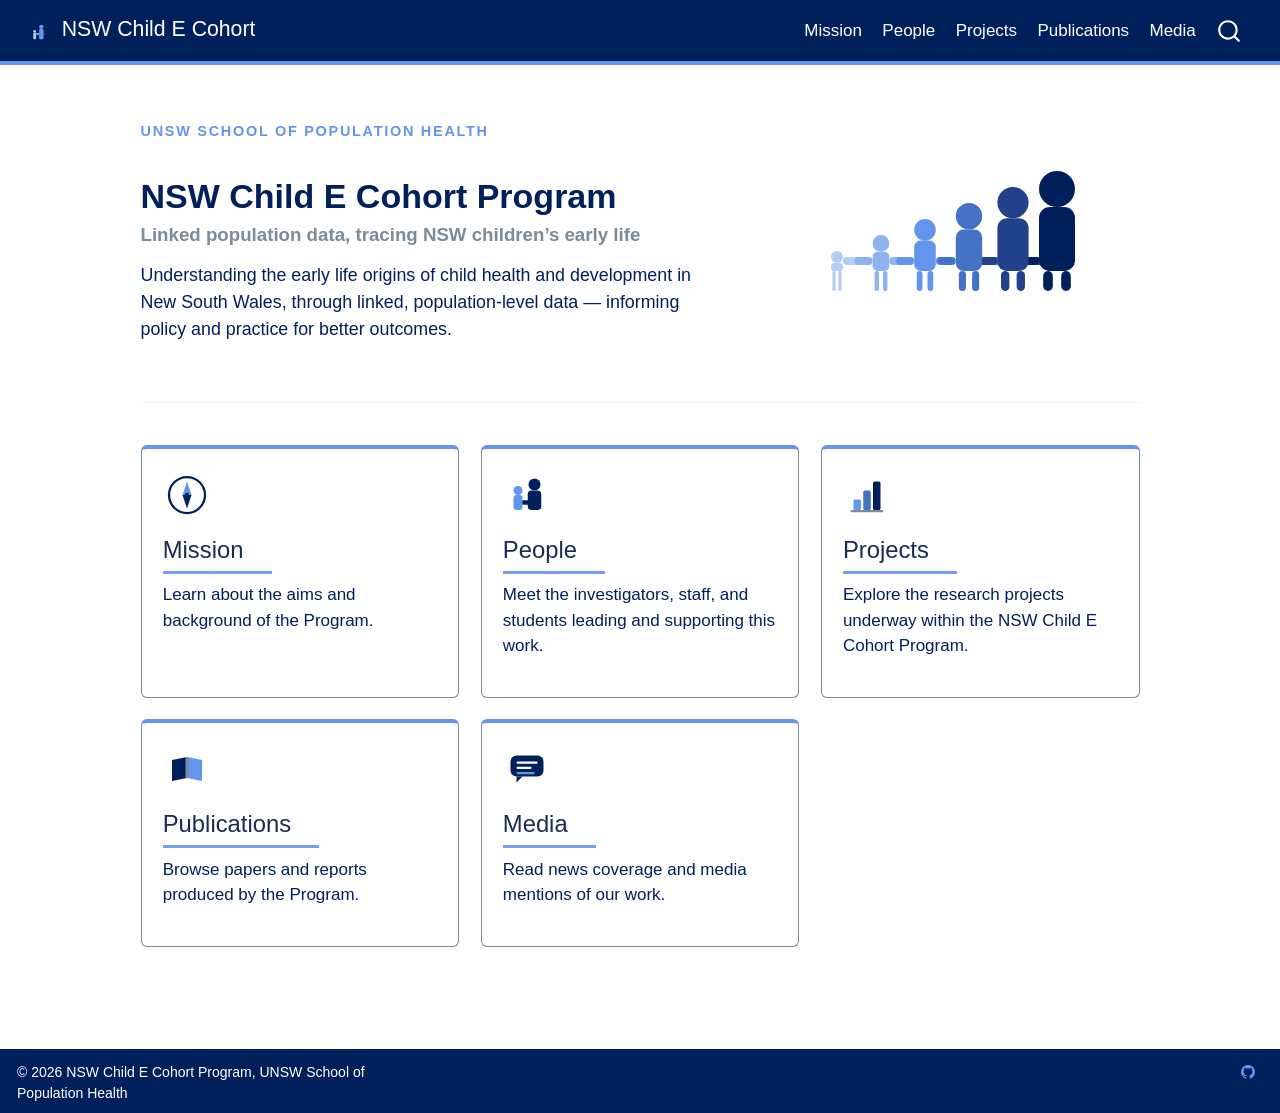
<file: index.html>
<!DOCTYPE html>
<html xmlns="http://www.w3.org/1999/xhtml" lang="en" xml:lang="en"><head>

<meta charset="utf-8">
<meta name="generator" content="quarto-1.9.38">

<meta name="viewport" content="width=device-width, initial-scale=1.0, user-scalable=yes">


<title>NSW Child E Cohort</title>
<style>
/* Default styles provided by pandoc.
** See https://pandoc.org/MANUAL.html#variables-for-html for config info.
*/
code{white-space: pre-wrap;}
span.smallcaps{font-variant: small-caps;}
div.columns{display: flex; gap: min(4vw, 1.5em);}
div.column{flex: auto; overflow-x: auto;}
div.hanging-indent{margin-left: 1.5em; text-indent: -1.5em;}
ul.task-list{list-style: none;}
ul.task-list li input[type="checkbox"] {
  width: 0.8em;
  margin: 0 0.8em 0.2em -1em; /* quarto-specific, see https://github.com/quarto-dev/quarto-cli/issues/4556 */ 
  vertical-align: middle;
}
</style>


<script src="site_libs/quarto-nav/quarto-nav.js"></script>
<script src="site_libs/quarto-nav/headroom.min.js"></script>
<script src="site_libs/clipboard/clipboard.min.js"></script>
<script src="site_libs/quarto-search/autocomplete.umd.js"></script>
<script src="site_libs/quarto-search/fuse.min.js"></script>
<script src="site_libs/quarto-search/quarto-search.js"></script>
<meta name="quarto:offset" content="./">
<link href="./assets/images/favicon.svg" rel="icon" type="image/svg+xml">
<script src="site_libs/quarto-html/quarto.js" type="module"></script>
<script src="site_libs/quarto-html/tabsets/tabsets.js" type="module"></script>
<script src="site_libs/quarto-html/popper.min.js"></script>
<script src="site_libs/quarto-html/tippy.umd.min.js"></script>
<script src="site_libs/quarto-html/anchor.min.js"></script>
<link href="site_libs/quarto-html/tippy.css" rel="stylesheet">
<link href="site_libs/quarto-html/quarto-syntax-highlighting-15634bcf2e68342d4ad2dfa704d543f6.css" rel="stylesheet" id="quarto-text-highlighting-styles">
<script src="site_libs/bootstrap/bootstrap.min.js"></script>
<link href="site_libs/bootstrap/bootstrap-icons.css" rel="stylesheet">
<link href="site_libs/bootstrap/bootstrap-b86cab729608e47362b2875f654cd243.min.css" rel="stylesheet" append-hash="true" id="quarto-bootstrap" data-mode="light">
<script id="quarto-search-options" type="application/json">{
  "location": "navbar",
  "copy-button": false,
  "collapse-after": 3,
  "panel-placement": "end",
  "type": "overlay",
  "limit": 50,
  "keyboard-shortcut": [
    "f",
    "/",
    "s"
  ],
  "show-item-context": false,
  "language": {
    "search-no-results-text": "No results",
    "search-matching-documents-text": "matching documents",
    "search-copy-link-title": "Copy link to search",
    "search-hide-matches-text": "Hide additional matches",
    "search-more-match-text": "more match in this document",
    "search-more-matches-text": "more matches in this document",
    "search-clear-button-title": "Clear",
    "search-text-placeholder": "",
    "search-detached-cancel-button-title": "Cancel",
    "search-submit-button-title": "Submit",
    "search-label": "Search"
  }
}</script>


</head>

<body class="nav-fixed fullcontent quarto-light">

<div id="quarto-search-results"></div>
  <header id="quarto-header" class="headroom fixed-top">
    <nav class="navbar navbar-expand-lg " data-bs-theme="dark">
      <div class="navbar-container container-fluid">
      <div class="navbar-brand-container mx-auto">
    <a href="./index.html" class="navbar-brand navbar-brand-logo">
    <img src="./assets/images/logo.svg" alt="" class="navbar-logo light-content">
    <img src="./assets/images/logo.svg" alt="" class="navbar-logo dark-content">
    </a>
    <a class="navbar-brand" href="./index.html">
    <span class="navbar-title">NSW Child E Cohort</span>
    </a>
  </div>
            <div id="quarto-search" class="" title="Search"></div>
          <button class="navbar-toggler" type="button" data-bs-toggle="collapse" data-bs-target="#navbarCollapse" aria-controls="navbarCollapse" role="menu" aria-expanded="false" aria-label="Toggle navigation" onclick="if (window.quartoToggleHeadroom) { window.quartoToggleHeadroom(); }">
  <span class="navbar-toggler-icon"></span>
</button>
          <div class="collapse navbar-collapse" id="navbarCollapse">
            <ul class="navbar-nav navbar-nav-scroll ms-auto">
  <li class="nav-item">
    <a class="nav-link" href="./mission.html"> 
<span class="menu-text">Mission</span></a>
  </li>  
  <li class="nav-item">
    <a class="nav-link" href="./people.html"> 
<span class="menu-text">People</span></a>
  </li>  
  <li class="nav-item">
    <a class="nav-link" href="./projects.html"> 
<span class="menu-text">Projects</span></a>
  </li>  
  <li class="nav-item">
    <a class="nav-link" href="./publications.html"> 
<span class="menu-text">Publications</span></a>
  </li>  
  <li class="nav-item">
    <a class="nav-link" href="./media.html"> 
<span class="menu-text">Media</span></a>
  </li>  
</ul>
          </div> <!-- /navcollapse -->
            <div class="quarto-navbar-tools">
</div>
      </div> <!-- /container-fluid -->
    </nav>
</header>
<!-- content -->
<div id="quarto-content" class="quarto-container page-columns page-rows-contents page-layout-article page-navbar">
<!-- sidebar -->
<!-- margin-sidebar -->
    
<!-- main -->
<main class="content" id="quarto-document-content"><header id="title-block-header" class="quarto-title-block"></header>




<div class="hero-intro">
<div class="hero-intro-text">
<p><span class="hero-kicker">UNSW School of Population Health</span></p>
<section id="nsw-child-e-cohort-program" class="level1">
<h1>NSW Child E Cohort Program</h1>
<p class="hero-subtitle">
Linked population data, tracing NSW children’s early life
</p>
<p>Understanding the early life origins of child health and development in New South Wales, through linked, population-level data — informing policy and practice for better outcomes.</p>
</section>
</div>
<div class="hero-intro-graphic">
<p><img src="assets/images/logo-mark.svg" class="img-fluid" alt="NSW Child E Cohort mark: six children of ascending height, holding hands, in a light-to-navy blue gradient, representing the Program's focus on children's journey through early life together"></p>
</div>
</div>
<div class="card-grid">
<div class="info-card">
<p><img src="assets/images/icon-mission.svg" class="card-icon img-fluid" alt="Compass icon"></p>
<section id="mission" class="level3">
<h3 class="anchored" data-anchor-id="mission"><a href="./mission.html">Mission</a></h3>
<p>Learn about the aims and background of the Program.</p>
</section>
</div>
<div class="info-card">
<p><img src="assets/images/icon-people.svg" class="card-icon img-fluid" alt="Two linked figures icon"></p>
<section id="people" class="level3">
<h3 class="anchored" data-anchor-id="people"><a href="./people.html">People</a></h3>
<p>Meet the investigators, staff, and students leading and supporting this work.</p>
</section>
</div>
<div class="info-card">
<p><img src="assets/images/icon-projects.svg" class="card-icon img-fluid" alt="Ascending bar chart icon"></p>
<section id="projects" class="level3">
<h3 class="anchored" data-anchor-id="projects"><a href="./projects.html">Projects</a></h3>
<p>Explore the research projects underway within the NSW Child E Cohort Program.</p>
</section>
</div>
<div class="info-card">
<p><img src="assets/images/icon-publications.svg" class="card-icon img-fluid" alt="Open book icon"></p>
<section id="publications" class="level3">
<h3 class="anchored" data-anchor-id="publications"><a href="./publications.html">Publications</a></h3>
<p>Browse papers and reports produced by the Program.</p>
</section>
</div>
<div class="info-card">
<p><img src="assets/images/icon-media.svg" class="card-icon img-fluid" alt="Speech bubble icon"></p>
<section id="media" class="level3">
<h3 class="anchored" data-anchor-id="media"><a href="./media.html">Media</a></h3>
<p>Read news coverage and media mentions of our work.</p>
</section>
</div>
</div>



</main> <!-- /main -->
<script id="quarto-html-after-body" type="application/javascript">
  window.document.addEventListener("DOMContentLoaded", function (event) {
    const icon = "";
    const anchorJS = new window.AnchorJS();
    anchorJS.options = {
      placement: 'right',
      icon: icon
    };
    anchorJS.add('.anchored');
    const isCodeAnnotation = (el) => {
      for (const clz of el.classList) {
        if (clz.startsWith('code-annotation-')) {                     
          return true;
        }
      }
      return false;
    }
    const onCopySuccess = function(e) {
      // button target
      const button = e.trigger;
      // don't keep focus
      button.blur();
      // flash "checked"
      button.classList.add('code-copy-button-checked');
      var currentTitle = button.getAttribute("title");
      button.setAttribute("title", "Copied!");
      let tooltip;
      if (window.bootstrap) {
        button.setAttribute("data-bs-toggle", "tooltip");
        button.setAttribute("data-bs-placement", "left");
        button.setAttribute("data-bs-title", "Copied!");
        tooltip = new bootstrap.Tooltip(button, 
          { trigger: "manual", 
            customClass: "code-copy-button-tooltip",
            offset: [0, -8]});
        tooltip.show();    
      }
      setTimeout(function() {
        if (tooltip) {
          tooltip.hide();
          button.removeAttribute("data-bs-title");
          button.removeAttribute("data-bs-toggle");
          button.removeAttribute("data-bs-placement");
        }
        button.setAttribute("title", currentTitle);
        button.classList.remove('code-copy-button-checked');
      }, 1000);
      // clear code selection
      e.clearSelection();
    }
    const getTextToCopy = function(trigger) {
      const outerScaffold = trigger.parentElement.cloneNode(true);
      const codeEl = outerScaffold.querySelector('code');
      for (const childEl of codeEl.children) {
        if (isCodeAnnotation(childEl)) {
          childEl.remove();
        }
      }
      return codeEl.innerText;
    }
    const clipboard = new window.ClipboardJS('.code-copy-button:not([data-in-quarto-modal])', {
      text: getTextToCopy
    });
    clipboard.on('success', onCopySuccess);
    if (window.document.getElementById('quarto-embedded-source-code-modal')) {
      const clipboardModal = new window.ClipboardJS('.code-copy-button[data-in-quarto-modal]', {
        text: getTextToCopy,
        container: window.document.getElementById('quarto-embedded-source-code-modal')
      });
      clipboardModal.on('success', onCopySuccess);
    }
      var localhostRegex = new RegExp(/^(?:http|https):\/\/localhost\:?[0-9]*\//);
      var mailtoRegex = new RegExp(/^mailto:/);
        var filterRegex = new RegExp('/' + window.location.host + '/');
      var isInternal = (href) => {
          return filterRegex.test(href) || localhostRegex.test(href) || mailtoRegex.test(href);
      }
      // Inspect non-navigation links and adorn them if external
     var links = window.document.querySelectorAll('a[href]:not(.nav-link):not(.navbar-brand):not(.toc-action):not(.sidebar-link):not(.sidebar-item-toggle):not(.pagination-link):not(.no-external):not([aria-hidden]):not(.dropdown-item):not(.quarto-navigation-tool):not(.about-link)');
      for (var i=0; i<links.length; i++) {
        const link = links[i];
        if (!isInternal(link.href)) {
          // undo the damage that might have been done by quarto-nav.js in the case of
          // links that we want to consider external
          if (link.dataset.originalHref !== undefined) {
            link.href = link.dataset.originalHref;
          }
        }
      }
    function tippyHover(el, contentFn, onTriggerFn, onUntriggerFn) {
      const config = {
        allowHTML: true,
        maxWidth: 500,
        delay: 100,
        arrow: false,
        appendTo: function(el) {
            return el.parentElement;
        },
        interactive: true,
        interactiveBorder: 10,
        theme: 'quarto',
        placement: 'bottom-start',
      };
      if (contentFn) {
        config.content = contentFn;
      }
      if (onTriggerFn) {
        config.onTrigger = onTriggerFn;
      }
      if (onUntriggerFn) {
        config.onUntrigger = onUntriggerFn;
      }
      window.tippy(el, config); 
    }
    const noterefs = window.document.querySelectorAll('a[role="doc-noteref"]');
    for (var i=0; i<noterefs.length; i++) {
      const ref = noterefs[i];
      tippyHover(ref, function() {
        // use id or data attribute instead here
        let href = ref.getAttribute('data-footnote-href') || ref.getAttribute('href');
        try { href = new URL(href).hash; } catch {}
        const id = href.replace(/^#\/?/, "");
        const note = window.document.getElementById(id);
        if (note) {
          return note.innerHTML;
        } else {
          return "";
        }
      });
    }
    const xrefs = window.document.querySelectorAll('a.quarto-xref');
    const processXRef = (id, note) => {
      // Strip column container classes
      const stripColumnClz = (el) => {
        el.classList.remove("page-full", "page-columns");
        if (el.children) {
          for (const child of el.children) {
            stripColumnClz(child);
          }
        }
      }
      stripColumnClz(note)
      if (id === null || id.startsWith('sec-')) {
        // Special case sections, only their first couple elements
        const container = document.createElement("div");
        if (note.children && note.children.length > 2) {
          container.appendChild(note.children[0].cloneNode(true));
          for (let i = 1; i < note.children.length; i++) {
            const child = note.children[i];
            if (child.tagName === "P" && child.innerText === "") {
              continue;
            } else {
              container.appendChild(child.cloneNode(true));
              break;
            }
          }
          if (window.Quarto?.typesetMath) {
            window.Quarto.typesetMath(container);
          }
          return container.innerHTML
        } else {
          if (window.Quarto?.typesetMath) {
            window.Quarto.typesetMath(note);
          }
          return note.innerHTML;
        }
      } else {
        // Remove any anchor links if they are present
        const anchorLink = note.querySelector('a.anchorjs-link');
        if (anchorLink) {
          anchorLink.remove();
        }
        if (window.Quarto?.typesetMath) {
          window.Quarto.typesetMath(note);
        }
        if (note.classList.contains("callout")) {
          return note.outerHTML;
        } else {
          return note.innerHTML;
        }
      }
    }
    for (var i=0; i<xrefs.length; i++) {
      const xref = xrefs[i];
      tippyHover(xref, undefined, function(instance) {
        instance.disable();
        let url = xref.getAttribute('href');
        let hash = undefined; 
        if (url.startsWith('#')) {
          hash = url;
        } else {
          try { hash = new URL(url).hash; } catch {}
        }
        if (hash) {
          const id = hash.replace(/^#\/?/, "");
          const note = window.document.getElementById(id);
          if (note !== null) {
            try {
              const html = processXRef(id, note.cloneNode(true));
              instance.setContent(html);
            } finally {
              instance.enable();
              instance.show();
            }
          } else {
            // See if we can fetch this
            fetch(url.split('#')[0])
            .then(res => res.text())
            .then(html => {
              const parser = new DOMParser();
              const htmlDoc = parser.parseFromString(html, "text/html");
              const note = htmlDoc.getElementById(id);
              if (note !== null) {
                const html = processXRef(id, note);
                instance.setContent(html);
              } 
            }).finally(() => {
              instance.enable();
              instance.show();
            });
          }
        } else {
          // See if we can fetch a full url (with no hash to target)
          // This is a special case and we should probably do some content thinning / targeting
          fetch(url)
          .then(res => res.text())
          .then(html => {
            const parser = new DOMParser();
            const htmlDoc = parser.parseFromString(html, "text/html");
            const note = htmlDoc.querySelector('main.content');
            if (note !== null) {
              // This should only happen for chapter cross references
              // (since there is no id in the URL)
              // remove the first header
              if (note.children.length > 0 && note.children[0].tagName === "HEADER") {
                note.children[0].remove();
              }
              const html = processXRef(null, note);
              instance.setContent(html);
            } 
          }).finally(() => {
            instance.enable();
            instance.show();
          });
        }
      }, function(instance) {
      });
    }
        let selectedAnnoteEl;
        const selectorForAnnotation = ( cell, annotation) => {
          let cellAttr = 'data-code-cell="' + cell + '"';
          let lineAttr = 'data-code-annotation="' +  annotation + '"';
          const selector = 'span[' + cellAttr + '][' + lineAttr + ']';
          return selector;
        }
        const selectCodeLines = (annoteEl) => {
          const doc = window.document;
          const targetCell = annoteEl.getAttribute("data-target-cell");
          const targetAnnotation = annoteEl.getAttribute("data-target-annotation");
          const annoteSpan = window.document.querySelector(selectorForAnnotation(targetCell, targetAnnotation));
          const lines = annoteSpan.getAttribute("data-code-lines").split(",");
          const lineIds = lines.map((line) => {
            return targetCell + "-" + line;
          })
          let top = null;
          let height = null;
          let parent = null;
          if (lineIds.length > 0) {
              //compute the position of the single el (top and bottom and make a div)
              const el = window.document.getElementById(lineIds[0]);
              top = el.offsetTop;
              height = el.offsetHeight;
              parent = el.parentElement.parentElement;
            if (lineIds.length > 1) {
              const lastEl = window.document.getElementById(lineIds[lineIds.length - 1]);
              const bottom = lastEl.offsetTop + lastEl.offsetHeight;
              height = bottom - top;
            }
            if (top !== null && height !== null && parent !== null) {
              // cook up a div (if necessary) and position it 
              let div = window.document.getElementById("code-annotation-line-highlight");
              if (div === null) {
                div = window.document.createElement("div");
                div.setAttribute("id", "code-annotation-line-highlight");
                div.style.position = 'absolute';
                parent.appendChild(div);
              }
              div.style.top = top - 2 + "px";
              div.style.height = height + 4 + "px";
              div.style.left = 0;
              let gutterDiv = window.document.getElementById("code-annotation-line-highlight-gutter");
              if (gutterDiv === null) {
                gutterDiv = window.document.createElement("div");
                gutterDiv.setAttribute("id", "code-annotation-line-highlight-gutter");
                gutterDiv.style.position = 'absolute';
                const codeCell = window.document.getElementById(targetCell);
                const gutter = codeCell.querySelector('.code-annotation-gutter');
                gutter.appendChild(gutterDiv);
              }
              gutterDiv.style.top = top - 2 + "px";
              gutterDiv.style.height = height + 4 + "px";
            }
            selectedAnnoteEl = annoteEl;
          }
        };
        const unselectCodeLines = () => {
          const elementsIds = ["code-annotation-line-highlight", "code-annotation-line-highlight-gutter"];
          elementsIds.forEach((elId) => {
            const div = window.document.getElementById(elId);
            if (div) {
              div.remove();
            }
          });
          selectedAnnoteEl = undefined;
        };
          // Handle positioning of the toggle
      window.addEventListener(
        "resize",
        throttle(() => {
          elRect = undefined;
          if (selectedAnnoteEl) {
            selectCodeLines(selectedAnnoteEl);
          }
        }, 10)
      );
      function throttle(fn, ms) {
      let throttle = false;
      let timer;
        return (...args) => {
          if(!throttle) { // first call gets through
              fn.apply(this, args);
              throttle = true;
          } else { // all the others get throttled
              if(timer) clearTimeout(timer); // cancel #2
              timer = setTimeout(() => {
                fn.apply(this, args);
                timer = throttle = false;
              }, ms);
          }
        };
      }
        // Attach click handler to the DT
        const annoteDls = window.document.querySelectorAll('dt[data-target-cell]');
        for (const annoteDlNode of annoteDls) {
          annoteDlNode.addEventListener('click', (event) => {
            const clickedEl = event.target;
            if (clickedEl !== selectedAnnoteEl) {
              unselectCodeLines();
              const activeEl = window.document.querySelector('dt[data-target-cell].code-annotation-active');
              if (activeEl) {
                activeEl.classList.remove('code-annotation-active');
              }
              selectCodeLines(clickedEl);
              clickedEl.classList.add('code-annotation-active');
            } else {
              // Unselect the line
              unselectCodeLines();
              clickedEl.classList.remove('code-annotation-active');
            }
          });
        }
    const findCites = (el) => {
      const parentEl = el.parentElement;
      if (parentEl) {
        const cites = parentEl.dataset.cites;
        if (cites) {
          return {
            el,
            cites: cites.split(' ')
          };
        } else {
          return findCites(el.parentElement)
        }
      } else {
        return undefined;
      }
    };
    var bibliorefs = window.document.querySelectorAll('a[role="doc-biblioref"]');
    for (var i=0; i<bibliorefs.length; i++) {
      const ref = bibliorefs[i];
      const citeInfo = findCites(ref);
      if (citeInfo) {
        tippyHover(citeInfo.el, function() {
          var popup = window.document.createElement('div');
          citeInfo.cites.forEach(function(cite) {
            var citeDiv = window.document.createElement('div');
            citeDiv.classList.add('hanging-indent');
            citeDiv.classList.add('csl-entry');
            var biblioDiv = window.document.getElementById('ref-' + cite);
            if (biblioDiv) {
              citeDiv.innerHTML = biblioDiv.innerHTML;
            }
            popup.appendChild(citeDiv);
          });
          return popup.innerHTML;
        });
      }
    }
  });
  </script>
</div> <!-- /content -->
<footer class="footer">
  <div class="nav-footer">
    <div class="nav-footer-left">
<p>© 2026 NSW Child E Cohort Program, UNSW School of Population Health</p>
</div>   
    <div class="nav-footer-center">
      &nbsp;
    </div>
    <div class="nav-footer-right">
      <ul class="footer-items list-unstyled">
    <li class="nav-item compact">
    <a class="nav-link" href="https://github.com/">
      <i class="bi bi-github" role="img">
</i> 
    </a>
  </li>  
</ul>
    </div>
  </div>
</footer>




</body></html>
</file>
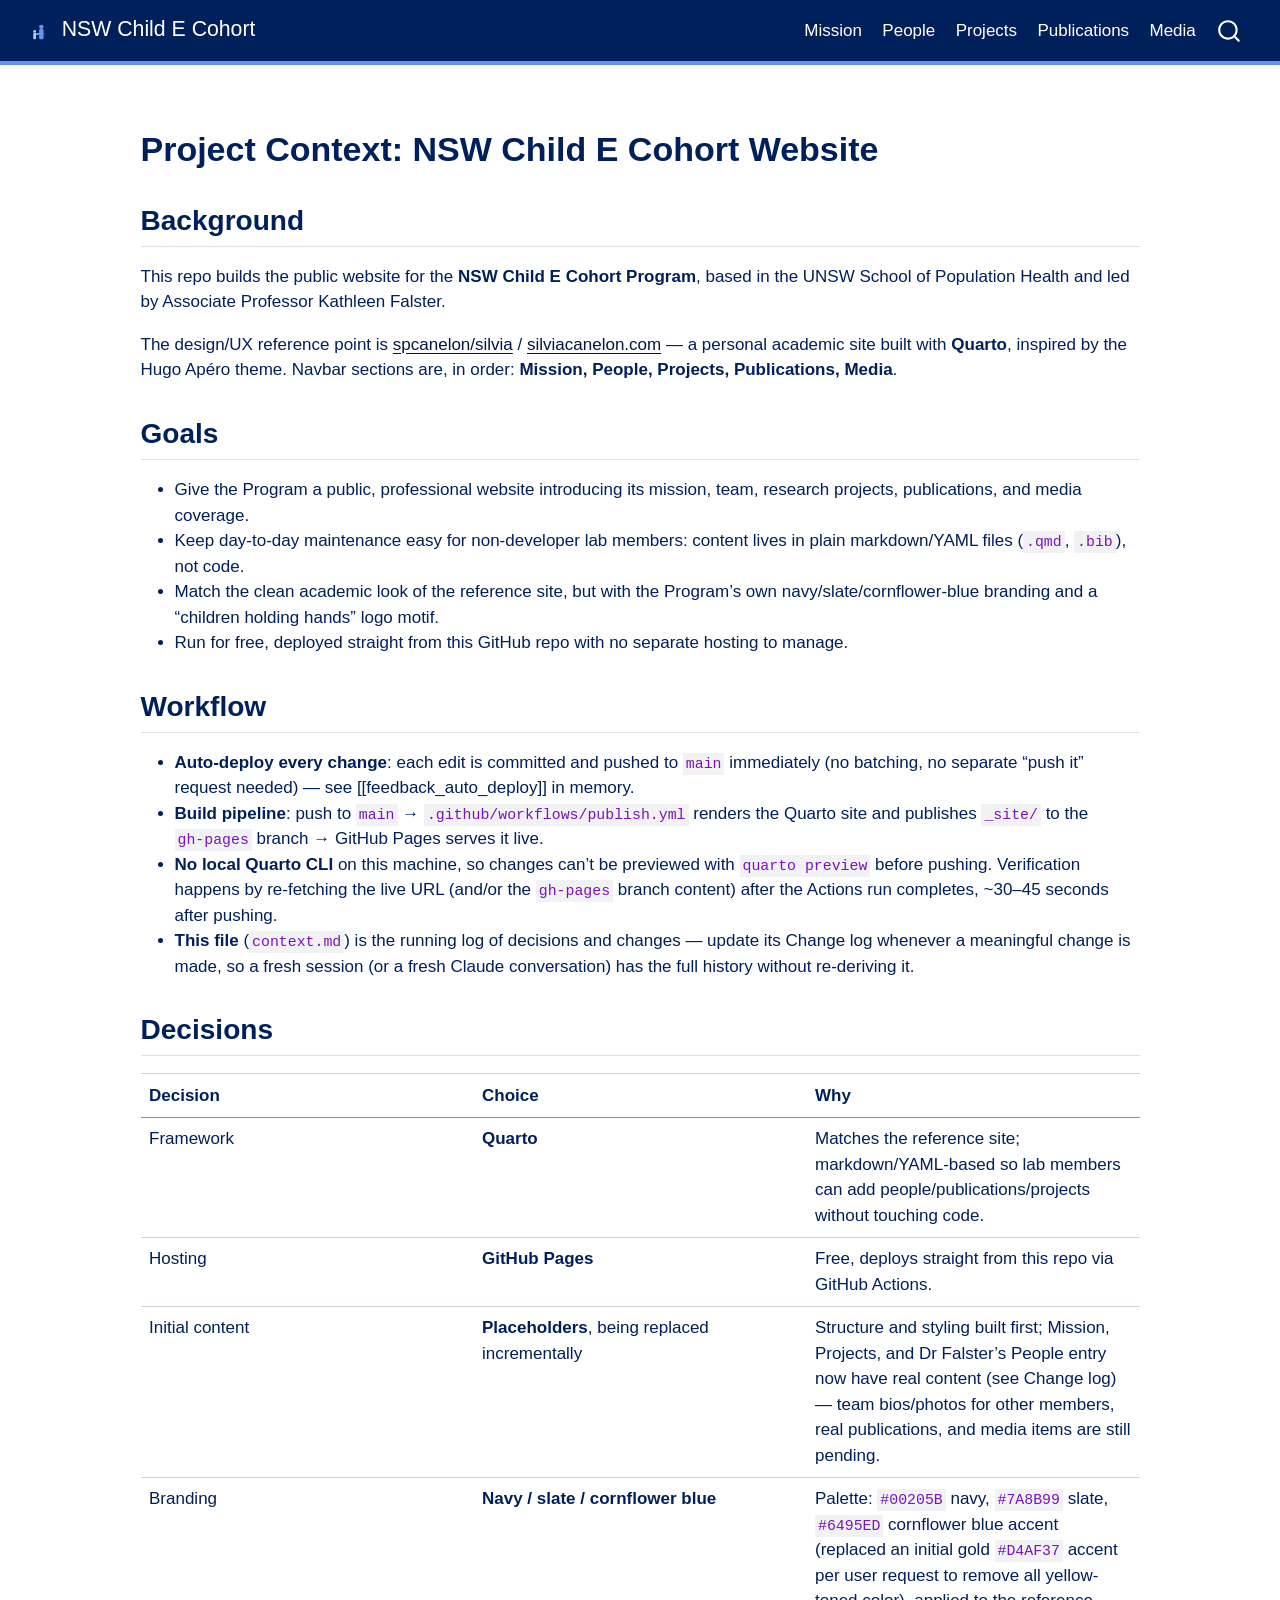
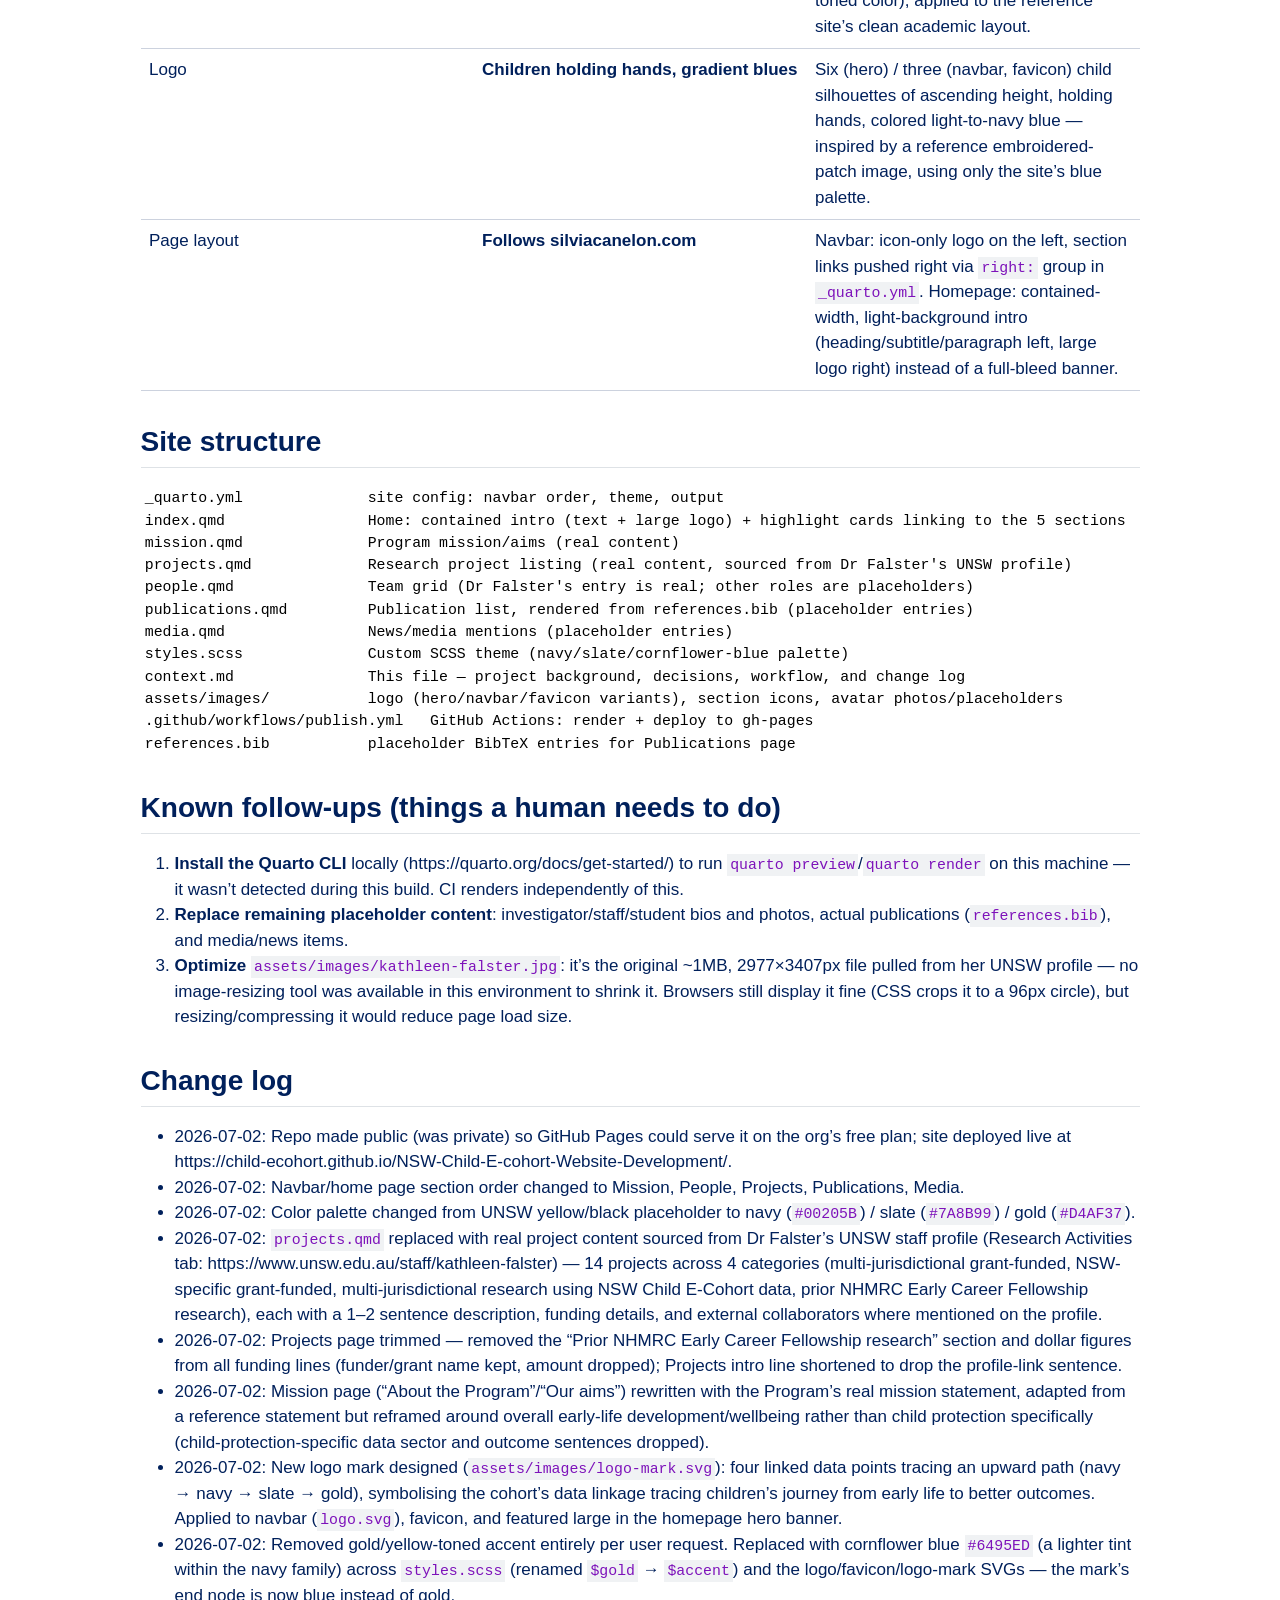
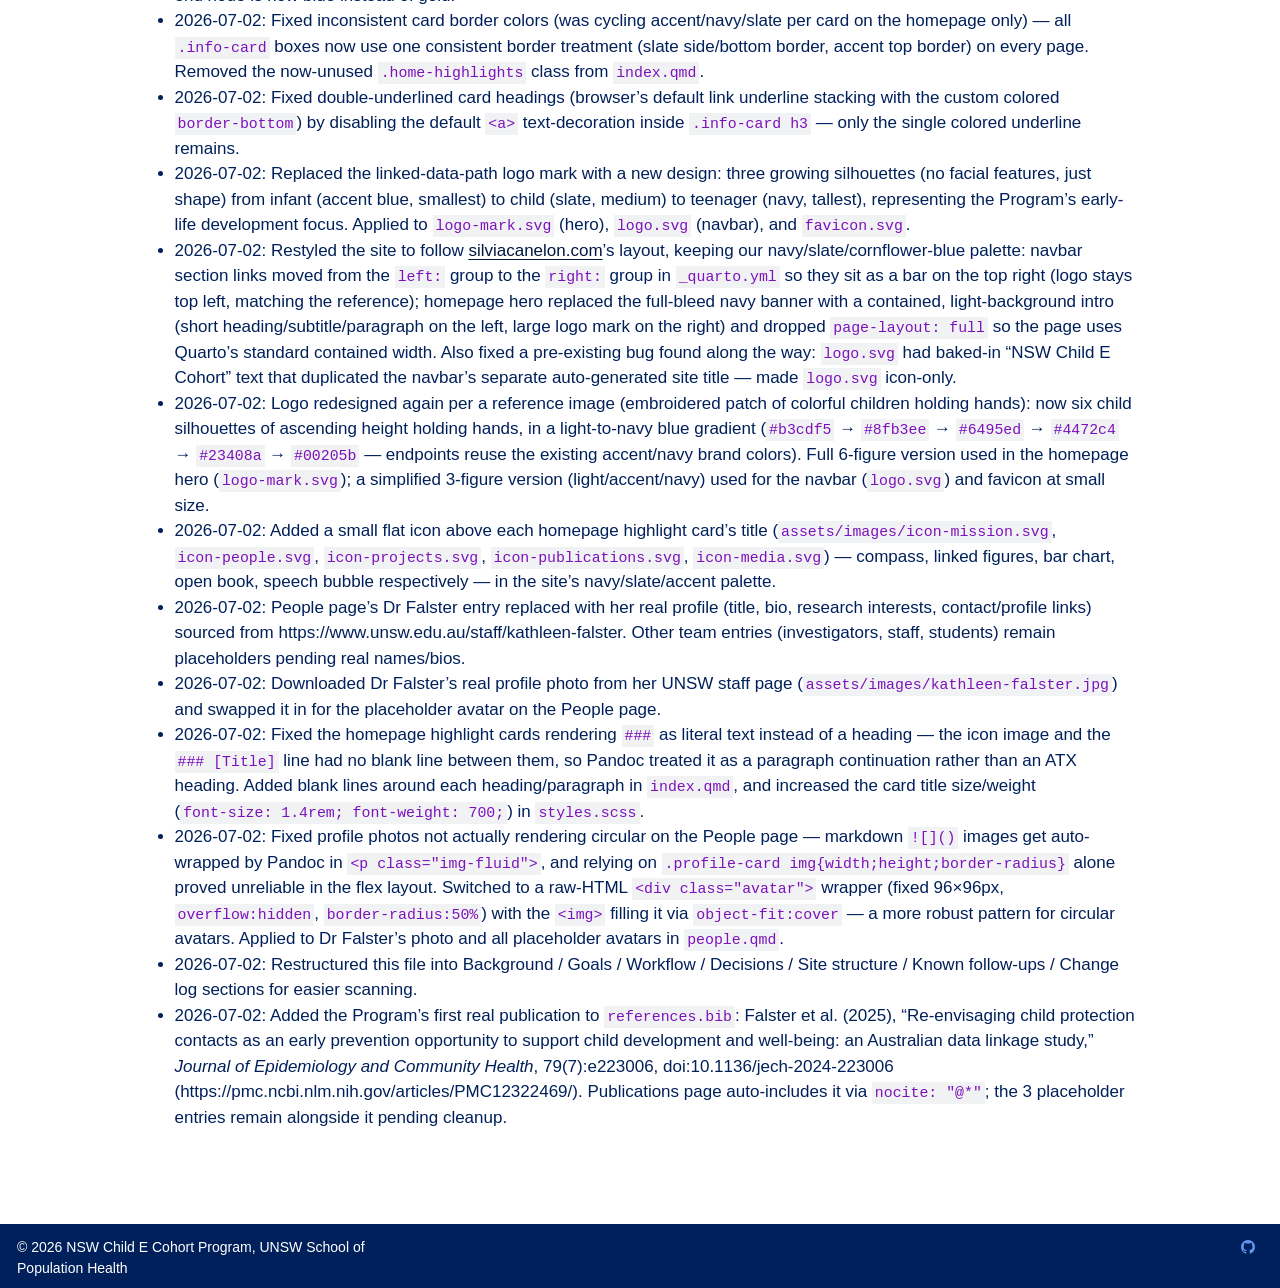
<file: context.html>
<!DOCTYPE html>
<html xmlns="http://www.w3.org/1999/xhtml" lang="en" xml:lang="en"><head>

<meta charset="utf-8">
<meta name="generator" content="quarto-1.9.38">

<meta name="viewport" content="width=device-width, initial-scale=1.0, user-scalable=yes">


<title>context – NSW Child E Cohort</title>
<style>
/* Default styles provided by pandoc.
** See https://pandoc.org/MANUAL.html#variables-for-html for config info.
*/
code{white-space: pre-wrap;}
span.smallcaps{font-variant: small-caps;}
div.columns{display: flex; gap: min(4vw, 1.5em);}
div.column{flex: auto; overflow-x: auto;}
div.hanging-indent{margin-left: 1.5em; text-indent: -1.5em;}
ul.task-list{list-style: none;}
ul.task-list li input[type="checkbox"] {
  width: 0.8em;
  margin: 0 0.8em 0.2em -1em; /* quarto-specific, see https://github.com/quarto-dev/quarto-cli/issues/4556 */ 
  vertical-align: middle;
}
</style>


<script src="site_libs/quarto-nav/quarto-nav.js"></script>
<script src="site_libs/quarto-nav/headroom.min.js"></script>
<script src="site_libs/clipboard/clipboard.min.js"></script>
<script src="site_libs/quarto-search/autocomplete.umd.js"></script>
<script src="site_libs/quarto-search/fuse.min.js"></script>
<script src="site_libs/quarto-search/quarto-search.js"></script>
<meta name="quarto:offset" content="./">
<link href="./assets/images/favicon.svg" rel="icon" type="image/svg+xml">
<script src="site_libs/quarto-html/quarto.js" type="module"></script>
<script src="site_libs/quarto-html/tabsets/tabsets.js" type="module"></script>
<script src="site_libs/quarto-html/popper.min.js"></script>
<script src="site_libs/quarto-html/tippy.umd.min.js"></script>
<script src="site_libs/quarto-html/anchor.min.js"></script>
<link href="site_libs/quarto-html/tippy.css" rel="stylesheet">
<link href="site_libs/quarto-html/quarto-syntax-highlighting-15634bcf2e68342d4ad2dfa704d543f6.css" rel="stylesheet" id="quarto-text-highlighting-styles">
<script src="site_libs/bootstrap/bootstrap.min.js"></script>
<link href="site_libs/bootstrap/bootstrap-icons.css" rel="stylesheet">
<link href="site_libs/bootstrap/bootstrap-b86cab729608e47362b2875f654cd243.min.css" rel="stylesheet" append-hash="true" id="quarto-bootstrap" data-mode="light">
<script id="quarto-search-options" type="application/json">{
  "location": "navbar",
  "copy-button": false,
  "collapse-after": 3,
  "panel-placement": "end",
  "type": "overlay",
  "limit": 50,
  "keyboard-shortcut": [
    "f",
    "/",
    "s"
  ],
  "show-item-context": false,
  "language": {
    "search-no-results-text": "No results",
    "search-matching-documents-text": "matching documents",
    "search-copy-link-title": "Copy link to search",
    "search-hide-matches-text": "Hide additional matches",
    "search-more-match-text": "more match in this document",
    "search-more-matches-text": "more matches in this document",
    "search-clear-button-title": "Clear",
    "search-text-placeholder": "",
    "search-detached-cancel-button-title": "Cancel",
    "search-submit-button-title": "Submit",
    "search-label": "Search"
  }
}</script>


</head>

<body class="nav-fixed fullcontent quarto-light">

<div id="quarto-search-results"></div>
  <header id="quarto-header" class="headroom fixed-top">
    <nav class="navbar navbar-expand-lg " data-bs-theme="dark">
      <div class="navbar-container container-fluid">
      <div class="navbar-brand-container mx-auto">
    <a href="./index.html" class="navbar-brand navbar-brand-logo">
    <img src="./assets/images/logo.svg" alt="" class="navbar-logo light-content">
    <img src="./assets/images/logo.svg" alt="" class="navbar-logo dark-content">
    </a>
    <a class="navbar-brand" href="./index.html">
    <span class="navbar-title">NSW Child E Cohort</span>
    </a>
  </div>
            <div id="quarto-search" class="" title="Search"></div>
          <button class="navbar-toggler" type="button" data-bs-toggle="collapse" data-bs-target="#navbarCollapse" aria-controls="navbarCollapse" role="menu" aria-expanded="false" aria-label="Toggle navigation" onclick="if (window.quartoToggleHeadroom) { window.quartoToggleHeadroom(); }">
  <span class="navbar-toggler-icon"></span>
</button>
          <div class="collapse navbar-collapse" id="navbarCollapse">
            <ul class="navbar-nav navbar-nav-scroll ms-auto">
  <li class="nav-item">
    <a class="nav-link" href="./mission.html"> 
<span class="menu-text">Mission</span></a>
  </li>  
  <li class="nav-item">
    <a class="nav-link" href="./people.html"> 
<span class="menu-text">People</span></a>
  </li>  
  <li class="nav-item">
    <a class="nav-link" href="./projects.html"> 
<span class="menu-text">Projects</span></a>
  </li>  
  <li class="nav-item">
    <a class="nav-link" href="./publications.html"> 
<span class="menu-text">Publications</span></a>
  </li>  
  <li class="nav-item">
    <a class="nav-link" href="./media.html"> 
<span class="menu-text">Media</span></a>
  </li>  
</ul>
          </div> <!-- /navcollapse -->
            <div class="quarto-navbar-tools">
</div>
      </div> <!-- /container-fluid -->
    </nav>
</header>
<!-- content -->
<div id="quarto-content" class="quarto-container page-columns page-rows-contents page-layout-article page-navbar">
<!-- sidebar -->
<!-- margin-sidebar -->
    
<!-- main -->
<main class="content" id="quarto-document-content"><header id="title-block-header" class="quarto-title-block"></header>




<section id="project-context-nsw-child-e-cohort-website" class="level1">
<h1>Project Context: NSW Child E Cohort Website</h1>
<section id="background" class="level2">
<h2 class="anchored" data-anchor-id="background">Background</h2>
<p>This repo builds the public website for the <strong>NSW Child E Cohort Program</strong>, based in the UNSW School of Population Health and led by Associate Professor Kathleen Falster.</p>
<p>The design/UX reference point is <a href="https://github.com/spcanelon/silvia">spcanelon/silvia</a> / <a href="https://silviacanelon.com/">silviacanelon.com</a> — a personal academic site built with <strong>Quarto</strong>, inspired by the Hugo Apéro theme. Navbar sections are, in order: <strong>Mission, People, Projects, Publications, Media</strong>.</p>
</section>
<section id="goals" class="level2">
<h2 class="anchored" data-anchor-id="goals">Goals</h2>
<ul>
<li>Give the Program a public, professional website introducing its mission, team, research projects, publications, and media coverage.</li>
<li>Keep day-to-day maintenance easy for non-developer lab members: content lives in plain markdown/YAML files (<code>.qmd</code>, <code>.bib</code>), not code.</li>
<li>Match the clean academic look of the reference site, but with the Program’s own navy/slate/cornflower-blue branding and a “children holding hands” logo motif.</li>
<li>Run for free, deployed straight from this GitHub repo with no separate hosting to manage.</li>
</ul>
</section>
<section id="workflow" class="level2">
<h2 class="anchored" data-anchor-id="workflow">Workflow</h2>
<ul>
<li><strong>Auto-deploy every change</strong>: each edit is committed and pushed to <code>main</code> immediately (no batching, no separate “push it” request needed) — see [[feedback_auto_deploy]] in memory.</li>
<li><strong>Build pipeline</strong>: push to <code>main</code> → <code>.github/workflows/publish.yml</code> renders the Quarto site and publishes <code>_site/</code> to the <code>gh-pages</code> branch → GitHub Pages serves it live.</li>
<li><strong>No local Quarto CLI</strong> on this machine, so changes can’t be previewed with <code>quarto preview</code> before pushing. Verification happens by re-fetching the live URL (and/or the <code>gh-pages</code> branch content) after the Actions run completes, ~30–45 seconds after pushing.</li>
<li><strong>This file</strong> (<code>context.md</code>) is the running log of decisions and changes — update its Change log whenever a meaningful change is made, so a fresh session (or a fresh Claude conversation) has the full history without re-deriving it.</li>
</ul>
</section>
<section id="decisions" class="level2">
<h2 class="anchored" data-anchor-id="decisions">Decisions</h2>
<table class="caption-top table">
<colgroup>
<col style="width: 33%">
<col style="width: 33%">
<col style="width: 33%">
</colgroup>
<thead>
<tr class="header">
<th>Decision</th>
<th>Choice</th>
<th>Why</th>
</tr>
</thead>
<tbody>
<tr class="odd">
<td>Framework</td>
<td><strong>Quarto</strong></td>
<td>Matches the reference site; markdown/YAML-based so lab members can add people/publications/projects without touching code.</td>
</tr>
<tr class="even">
<td>Hosting</td>
<td><strong>GitHub Pages</strong></td>
<td>Free, deploys straight from this repo via GitHub Actions.</td>
</tr>
<tr class="odd">
<td>Initial content</td>
<td><strong>Placeholders</strong>, being replaced incrementally</td>
<td>Structure and styling built first; Mission, Projects, and Dr Falster’s People entry now have real content (see Change log) — team bios/photos for other members, real publications, and media items are still pending.</td>
</tr>
<tr class="even">
<td>Branding</td>
<td><strong>Navy / slate / cornflower blue</strong></td>
<td>Palette: <code>#00205B</code> navy, <code>#7A8B99</code> slate, <code>#6495ED</code> cornflower blue accent (replaced an initial gold <code>#D4AF37</code> accent per user request to remove all yellow-toned color), applied to the reference site’s clean academic layout.</td>
</tr>
<tr class="odd">
<td>Logo</td>
<td><strong>Children holding hands, gradient blues</strong></td>
<td>Six (hero) / three (navbar, favicon) child silhouettes of ascending height, holding hands, colored light-to-navy blue — inspired by a reference embroidered-patch image, using only the site’s blue palette.</td>
</tr>
<tr class="even">
<td>Page layout</td>
<td><strong>Follows silviacanelon.com</strong></td>
<td>Navbar: icon-only logo on the left, section links pushed right via <code>right:</code> group in <code>_quarto.yml</code>. Homepage: contained-width, light-background intro (heading/subtitle/paragraph left, large logo right) instead of a full-bleed banner.</td>
</tr>
</tbody>
</table>
</section>
<section id="site-structure" class="level2">
<h2 class="anchored" data-anchor-id="site-structure">Site structure</h2>
<pre><code>_quarto.yml              site config: navbar order, theme, output
index.qmd                Home: contained intro (text + large logo) + highlight cards linking to the 5 sections
mission.qmd              Program mission/aims (real content)
projects.qmd             Research project listing (real content, sourced from Dr Falster's UNSW profile)
people.qmd               Team grid (Dr Falster's entry is real; other roles are placeholders)
publications.qmd         Publication list, rendered from references.bib (placeholder entries)
media.qmd                News/media mentions (placeholder entries)
styles.scss              Custom SCSS theme (navy/slate/cornflower-blue palette)
context.md               This file — project background, decisions, workflow, and change log
assets/images/           logo (hero/navbar/favicon variants), section icons, avatar photos/placeholders
.github/workflows/publish.yml   GitHub Actions: render + deploy to gh-pages
references.bib           placeholder BibTeX entries for Publications page</code></pre>
</section>
<section id="known-follow-ups-things-a-human-needs-to-do" class="level2">
<h2 class="anchored" data-anchor-id="known-follow-ups-things-a-human-needs-to-do">Known follow-ups (things a human needs to do)</h2>
<ol type="1">
<li><strong>Install the Quarto CLI</strong> locally (https://quarto.org/docs/get-started/) to run <code>quarto preview</code>/<code>quarto render</code> on this machine — it wasn’t detected during this build. CI renders independently of this.</li>
<li><strong>Replace remaining placeholder content</strong>: investigator/staff/student bios and photos, actual publications (<code>references.bib</code>), and media/news items.</li>
<li><strong>Optimize <code>assets/images/kathleen-falster.jpg</code></strong>: it’s the original ~1MB, 2977×3407px file pulled from her UNSW profile — no image-resizing tool was available in this environment to shrink it. Browsers still display it fine (CSS crops it to a 96px circle), but resizing/compressing it would reduce page load size.</li>
</ol>
</section>
<section id="change-log" class="level2">
<h2 class="anchored" data-anchor-id="change-log">Change log</h2>
<ul>
<li>2026-07-02: Repo made public (was private) so GitHub Pages could serve it on the org’s free plan; site deployed live at https://child-ecohort.github.io/NSW-Child-E-cohort-Website-Development/.</li>
<li>2026-07-02: Navbar/home page section order changed to Mission, People, Projects, Publications, Media.</li>
<li>2026-07-02: Color palette changed from UNSW yellow/black placeholder to navy (<code>#00205B</code>) / slate (<code>#7A8B99</code>) / gold (<code>#D4AF37</code>).</li>
<li>2026-07-02: <code>projects.qmd</code> replaced with real project content sourced from Dr Falster’s UNSW staff profile (Research Activities tab: https://www.unsw.edu.au/staff/kathleen-falster) — 14 projects across 4 categories (multi-jurisdictional grant-funded, NSW-specific grant-funded, multi-jurisdictional research using NSW Child E-Cohort data, prior NHMRC Early Career Fellowship research), each with a 1–2 sentence description, funding details, and external collaborators where mentioned on the profile.</li>
<li>2026-07-02: Projects page trimmed — removed the “Prior NHMRC Early Career Fellowship research” section and dollar figures from all funding lines (funder/grant name kept, amount dropped); Projects intro line shortened to drop the profile-link sentence.</li>
<li>2026-07-02: Mission page (“About the Program”/“Our aims”) rewritten with the Program’s real mission statement, adapted from a reference statement but reframed around overall early-life development/wellbeing rather than child protection specifically (child-protection-specific data sector and outcome sentences dropped).</li>
<li>2026-07-02: New logo mark designed (<code>assets/images/logo-mark.svg</code>): four linked data points tracing an upward path (navy → navy → slate → gold), symbolising the cohort’s data linkage tracing children’s journey from early life to better outcomes. Applied to navbar (<code>logo.svg</code>), favicon, and featured large in the homepage hero banner.</li>
<li>2026-07-02: Removed gold/yellow-toned accent entirely per user request. Replaced with cornflower blue <code>#6495ED</code> (a lighter tint within the navy family) across <code>styles.scss</code> (renamed <code>$gold</code> → <code>$accent</code>) and the logo/favicon/logo-mark SVGs — the mark’s end node is now blue instead of gold.</li>
<li>2026-07-02: Fixed inconsistent card border colors (was cycling accent/navy/slate per card on the homepage only) — all <code>.info-card</code> boxes now use one consistent border treatment (slate side/bottom border, accent top border) on every page. Removed the now-unused <code>.home-highlights</code> class from <code>index.qmd</code>.</li>
<li>2026-07-02: Fixed double-underlined card headings (browser’s default link underline stacking with the custom colored <code>border-bottom</code>) by disabling the default <code>&lt;a&gt;</code> text-decoration inside <code>.info-card h3</code> — only the single colored underline remains.</li>
<li>2026-07-02: Replaced the linked-data-path logo mark with a new design: three growing silhouettes (no facial features, just shape) from infant (accent blue, smallest) to child (slate, medium) to teenager (navy, tallest), representing the Program’s early-life development focus. Applied to <code>logo-mark.svg</code> (hero), <code>logo.svg</code> (navbar), and <code>favicon.svg</code>.</li>
<li>2026-07-02: Restyled the site to follow <a href="https://silviacanelon.com/">silviacanelon.com</a>’s layout, keeping our navy/slate/cornflower-blue palette: navbar section links moved from the <code>left:</code> group to the <code>right:</code> group in <code>_quarto.yml</code> so they sit as a bar on the top right (logo stays top left, matching the reference); homepage hero replaced the full-bleed navy banner with a contained, light-background intro (short heading/subtitle/paragraph on the left, large logo mark on the right) and dropped <code>page-layout: full</code> so the page uses Quarto’s standard contained width. Also fixed a pre-existing bug found along the way: <code>logo.svg</code> had baked-in “NSW Child E Cohort” text that duplicated the navbar’s separate auto-generated site title — made <code>logo.svg</code> icon-only.</li>
<li>2026-07-02: Logo redesigned again per a reference image (embroidered patch of colorful children holding hands): now six child silhouettes of ascending height holding hands, in a light-to-navy blue gradient (<code>#b3cdf5</code> → <code>#8fb3ee</code> → <code>#6495ed</code> → <code>#4472c4</code> → <code>#23408a</code> → <code>#00205b</code> — endpoints reuse the existing accent/navy brand colors). Full 6-figure version used in the homepage hero (<code>logo-mark.svg</code>); a simplified 3-figure version (light/accent/navy) used for the navbar (<code>logo.svg</code>) and favicon at small size.</li>
<li>2026-07-02: Added a small flat icon above each homepage highlight card’s title (<code>assets/images/icon-mission.svg</code>, <code>icon-people.svg</code>, <code>icon-projects.svg</code>, <code>icon-publications.svg</code>, <code>icon-media.svg</code>) — compass, linked figures, bar chart, open book, speech bubble respectively — in the site’s navy/slate/accent palette.</li>
<li>2026-07-02: People page’s Dr Falster entry replaced with her real profile (title, bio, research interests, contact/profile links) sourced from https://www.unsw.edu.au/staff/kathleen-falster. Other team entries (investigators, staff, students) remain placeholders pending real names/bios.</li>
<li>2026-07-02: Downloaded Dr Falster’s real profile photo from her UNSW staff page (<code>assets/images/kathleen-falster.jpg</code>) and swapped it in for the placeholder avatar on the People page.</li>
<li>2026-07-02: Fixed the homepage highlight cards rendering <code>###</code> as literal text instead of a heading — the icon image and the <code>### [Title]</code> line had no blank line between them, so Pandoc treated it as a paragraph continuation rather than an ATX heading. Added blank lines around each heading/paragraph in <code>index.qmd</code>, and increased the card title size/weight (<code>font-size: 1.4rem; font-weight: 700;</code>) in <code>styles.scss</code>.</li>
<li>2026-07-02: Fixed profile photos not actually rendering circular on the People page — markdown <code>![]()</code> images get auto-wrapped by Pandoc in <code>&lt;p class="img-fluid"&gt;</code>, and relying on <code>.profile-card img{width;height;border-radius}</code> alone proved unreliable in the flex layout. Switched to a raw-HTML <code>&lt;div class="avatar"&gt;</code> wrapper (fixed 96×96px, <code>overflow:hidden</code>, <code>border-radius:50%</code>) with the <code>&lt;img&gt;</code> filling it via <code>object-fit:cover</code> — a more robust pattern for circular avatars. Applied to Dr Falster’s photo and all placeholder avatars in <code>people.qmd</code>.</li>
<li>2026-07-02: Restructured this file into Background / Goals / Workflow / Decisions / Site structure / Known follow-ups / Change log sections for easier scanning.</li>
<li>2026-07-02: Added the Program’s first real publication to <code>references.bib</code>: Falster et al.&nbsp;(2025), “Re-envisaging child protection contacts as an early prevention opportunity to support child development and well-being: an Australian data linkage study,” <em>Journal of Epidemiology and Community Health</em>, 79(7):e223006, doi:10.1136/jech-2024-223006 (https://pmc.ncbi.nlm.nih.gov/articles/PMC12322469/). Publications page auto-includes it via <code>nocite: "@*"</code>; the 3 placeholder entries remain alongside it pending cleanup.</li>
</ul>


</section>
</section>

</main> <!-- /main -->
<script id="quarto-html-after-body" type="application/javascript">
  window.document.addEventListener("DOMContentLoaded", function (event) {
    const icon = "";
    const anchorJS = new window.AnchorJS();
    anchorJS.options = {
      placement: 'right',
      icon: icon
    };
    anchorJS.add('.anchored');
    const isCodeAnnotation = (el) => {
      for (const clz of el.classList) {
        if (clz.startsWith('code-annotation-')) {                     
          return true;
        }
      }
      return false;
    }
    const onCopySuccess = function(e) {
      // button target
      const button = e.trigger;
      // don't keep focus
      button.blur();
      // flash "checked"
      button.classList.add('code-copy-button-checked');
      var currentTitle = button.getAttribute("title");
      button.setAttribute("title", "Copied!");
      let tooltip;
      if (window.bootstrap) {
        button.setAttribute("data-bs-toggle", "tooltip");
        button.setAttribute("data-bs-placement", "left");
        button.setAttribute("data-bs-title", "Copied!");
        tooltip = new bootstrap.Tooltip(button, 
          { trigger: "manual", 
            customClass: "code-copy-button-tooltip",
            offset: [0, -8]});
        tooltip.show();    
      }
      setTimeout(function() {
        if (tooltip) {
          tooltip.hide();
          button.removeAttribute("data-bs-title");
          button.removeAttribute("data-bs-toggle");
          button.removeAttribute("data-bs-placement");
        }
        button.setAttribute("title", currentTitle);
        button.classList.remove('code-copy-button-checked');
      }, 1000);
      // clear code selection
      e.clearSelection();
    }
    const getTextToCopy = function(trigger) {
      const outerScaffold = trigger.parentElement.cloneNode(true);
      const codeEl = outerScaffold.querySelector('code');
      for (const childEl of codeEl.children) {
        if (isCodeAnnotation(childEl)) {
          childEl.remove();
        }
      }
      return codeEl.innerText;
    }
    const clipboard = new window.ClipboardJS('.code-copy-button:not([data-in-quarto-modal])', {
      text: getTextToCopy
    });
    clipboard.on('success', onCopySuccess);
    if (window.document.getElementById('quarto-embedded-source-code-modal')) {
      const clipboardModal = new window.ClipboardJS('.code-copy-button[data-in-quarto-modal]', {
        text: getTextToCopy,
        container: window.document.getElementById('quarto-embedded-source-code-modal')
      });
      clipboardModal.on('success', onCopySuccess);
    }
      var localhostRegex = new RegExp(/^(?:http|https):\/\/localhost\:?[0-9]*\//);
      var mailtoRegex = new RegExp(/^mailto:/);
        var filterRegex = new RegExp('/' + window.location.host + '/');
      var isInternal = (href) => {
          return filterRegex.test(href) || localhostRegex.test(href) || mailtoRegex.test(href);
      }
      // Inspect non-navigation links and adorn them if external
     var links = window.document.querySelectorAll('a[href]:not(.nav-link):not(.navbar-brand):not(.toc-action):not(.sidebar-link):not(.sidebar-item-toggle):not(.pagination-link):not(.no-external):not([aria-hidden]):not(.dropdown-item):not(.quarto-navigation-tool):not(.about-link)');
      for (var i=0; i<links.length; i++) {
        const link = links[i];
        if (!isInternal(link.href)) {
          // undo the damage that might have been done by quarto-nav.js in the case of
          // links that we want to consider external
          if (link.dataset.originalHref !== undefined) {
            link.href = link.dataset.originalHref;
          }
        }
      }
    function tippyHover(el, contentFn, onTriggerFn, onUntriggerFn) {
      const config = {
        allowHTML: true,
        maxWidth: 500,
        delay: 100,
        arrow: false,
        appendTo: function(el) {
            return el.parentElement;
        },
        interactive: true,
        interactiveBorder: 10,
        theme: 'quarto',
        placement: 'bottom-start',
      };
      if (contentFn) {
        config.content = contentFn;
      }
      if (onTriggerFn) {
        config.onTrigger = onTriggerFn;
      }
      if (onUntriggerFn) {
        config.onUntrigger = onUntriggerFn;
      }
      window.tippy(el, config); 
    }
    const noterefs = window.document.querySelectorAll('a[role="doc-noteref"]');
    for (var i=0; i<noterefs.length; i++) {
      const ref = noterefs[i];
      tippyHover(ref, function() {
        // use id or data attribute instead here
        let href = ref.getAttribute('data-footnote-href') || ref.getAttribute('href');
        try { href = new URL(href).hash; } catch {}
        const id = href.replace(/^#\/?/, "");
        const note = window.document.getElementById(id);
        if (note) {
          return note.innerHTML;
        } else {
          return "";
        }
      });
    }
    const xrefs = window.document.querySelectorAll('a.quarto-xref');
    const processXRef = (id, note) => {
      // Strip column container classes
      const stripColumnClz = (el) => {
        el.classList.remove("page-full", "page-columns");
        if (el.children) {
          for (const child of el.children) {
            stripColumnClz(child);
          }
        }
      }
      stripColumnClz(note)
      if (id === null || id.startsWith('sec-')) {
        // Special case sections, only their first couple elements
        const container = document.createElement("div");
        if (note.children && note.children.length > 2) {
          container.appendChild(note.children[0].cloneNode(true));
          for (let i = 1; i < note.children.length; i++) {
            const child = note.children[i];
            if (child.tagName === "P" && child.innerText === "") {
              continue;
            } else {
              container.appendChild(child.cloneNode(true));
              break;
            }
          }
          if (window.Quarto?.typesetMath) {
            window.Quarto.typesetMath(container);
          }
          return container.innerHTML
        } else {
          if (window.Quarto?.typesetMath) {
            window.Quarto.typesetMath(note);
          }
          return note.innerHTML;
        }
      } else {
        // Remove any anchor links if they are present
        const anchorLink = note.querySelector('a.anchorjs-link');
        if (anchorLink) {
          anchorLink.remove();
        }
        if (window.Quarto?.typesetMath) {
          window.Quarto.typesetMath(note);
        }
        if (note.classList.contains("callout")) {
          return note.outerHTML;
        } else {
          return note.innerHTML;
        }
      }
    }
    for (var i=0; i<xrefs.length; i++) {
      const xref = xrefs[i];
      tippyHover(xref, undefined, function(instance) {
        instance.disable();
        let url = xref.getAttribute('href');
        let hash = undefined; 
        if (url.startsWith('#')) {
          hash = url;
        } else {
          try { hash = new URL(url).hash; } catch {}
        }
        if (hash) {
          const id = hash.replace(/^#\/?/, "");
          const note = window.document.getElementById(id);
          if (note !== null) {
            try {
              const html = processXRef(id, note.cloneNode(true));
              instance.setContent(html);
            } finally {
              instance.enable();
              instance.show();
            }
          } else {
            // See if we can fetch this
            fetch(url.split('#')[0])
            .then(res => res.text())
            .then(html => {
              const parser = new DOMParser();
              const htmlDoc = parser.parseFromString(html, "text/html");
              const note = htmlDoc.getElementById(id);
              if (note !== null) {
                const html = processXRef(id, note);
                instance.setContent(html);
              } 
            }).finally(() => {
              instance.enable();
              instance.show();
            });
          }
        } else {
          // See if we can fetch a full url (with no hash to target)
          // This is a special case and we should probably do some content thinning / targeting
          fetch(url)
          .then(res => res.text())
          .then(html => {
            const parser = new DOMParser();
            const htmlDoc = parser.parseFromString(html, "text/html");
            const note = htmlDoc.querySelector('main.content');
            if (note !== null) {
              // This should only happen for chapter cross references
              // (since there is no id in the URL)
              // remove the first header
              if (note.children.length > 0 && note.children[0].tagName === "HEADER") {
                note.children[0].remove();
              }
              const html = processXRef(null, note);
              instance.setContent(html);
            } 
          }).finally(() => {
            instance.enable();
            instance.show();
          });
        }
      }, function(instance) {
      });
    }
        let selectedAnnoteEl;
        const selectorForAnnotation = ( cell, annotation) => {
          let cellAttr = 'data-code-cell="' + cell + '"';
          let lineAttr = 'data-code-annotation="' +  annotation + '"';
          const selector = 'span[' + cellAttr + '][' + lineAttr + ']';
          return selector;
        }
        const selectCodeLines = (annoteEl) => {
          const doc = window.document;
          const targetCell = annoteEl.getAttribute("data-target-cell");
          const targetAnnotation = annoteEl.getAttribute("data-target-annotation");
          const annoteSpan = window.document.querySelector(selectorForAnnotation(targetCell, targetAnnotation));
          const lines = annoteSpan.getAttribute("data-code-lines").split(",");
          const lineIds = lines.map((line) => {
            return targetCell + "-" + line;
          })
          let top = null;
          let height = null;
          let parent = null;
          if (lineIds.length > 0) {
              //compute the position of the single el (top and bottom and make a div)
              const el = window.document.getElementById(lineIds[0]);
              top = el.offsetTop;
              height = el.offsetHeight;
              parent = el.parentElement.parentElement;
            if (lineIds.length > 1) {
              const lastEl = window.document.getElementById(lineIds[lineIds.length - 1]);
              const bottom = lastEl.offsetTop + lastEl.offsetHeight;
              height = bottom - top;
            }
            if (top !== null && height !== null && parent !== null) {
              // cook up a div (if necessary) and position it 
              let div = window.document.getElementById("code-annotation-line-highlight");
              if (div === null) {
                div = window.document.createElement("div");
                div.setAttribute("id", "code-annotation-line-highlight");
                div.style.position = 'absolute';
                parent.appendChild(div);
              }
              div.style.top = top - 2 + "px";
              div.style.height = height + 4 + "px";
              div.style.left = 0;
              let gutterDiv = window.document.getElementById("code-annotation-line-highlight-gutter");
              if (gutterDiv === null) {
                gutterDiv = window.document.createElement("div");
                gutterDiv.setAttribute("id", "code-annotation-line-highlight-gutter");
                gutterDiv.style.position = 'absolute';
                const codeCell = window.document.getElementById(targetCell);
                const gutter = codeCell.querySelector('.code-annotation-gutter');
                gutter.appendChild(gutterDiv);
              }
              gutterDiv.style.top = top - 2 + "px";
              gutterDiv.style.height = height + 4 + "px";
            }
            selectedAnnoteEl = annoteEl;
          }
        };
        const unselectCodeLines = () => {
          const elementsIds = ["code-annotation-line-highlight", "code-annotation-line-highlight-gutter"];
          elementsIds.forEach((elId) => {
            const div = window.document.getElementById(elId);
            if (div) {
              div.remove();
            }
          });
          selectedAnnoteEl = undefined;
        };
          // Handle positioning of the toggle
      window.addEventListener(
        "resize",
        throttle(() => {
          elRect = undefined;
          if (selectedAnnoteEl) {
            selectCodeLines(selectedAnnoteEl);
          }
        }, 10)
      );
      function throttle(fn, ms) {
      let throttle = false;
      let timer;
        return (...args) => {
          if(!throttle) { // first call gets through
              fn.apply(this, args);
              throttle = true;
          } else { // all the others get throttled
              if(timer) clearTimeout(timer); // cancel #2
              timer = setTimeout(() => {
                fn.apply(this, args);
                timer = throttle = false;
              }, ms);
          }
        };
      }
        // Attach click handler to the DT
        const annoteDls = window.document.querySelectorAll('dt[data-target-cell]');
        for (const annoteDlNode of annoteDls) {
          annoteDlNode.addEventListener('click', (event) => {
            const clickedEl = event.target;
            if (clickedEl !== selectedAnnoteEl) {
              unselectCodeLines();
              const activeEl = window.document.querySelector('dt[data-target-cell].code-annotation-active');
              if (activeEl) {
                activeEl.classList.remove('code-annotation-active');
              }
              selectCodeLines(clickedEl);
              clickedEl.classList.add('code-annotation-active');
            } else {
              // Unselect the line
              unselectCodeLines();
              clickedEl.classList.remove('code-annotation-active');
            }
          });
        }
    const findCites = (el) => {
      const parentEl = el.parentElement;
      if (parentEl) {
        const cites = parentEl.dataset.cites;
        if (cites) {
          return {
            el,
            cites: cites.split(' ')
          };
        } else {
          return findCites(el.parentElement)
        }
      } else {
        return undefined;
      }
    };
    var bibliorefs = window.document.querySelectorAll('a[role="doc-biblioref"]');
    for (var i=0; i<bibliorefs.length; i++) {
      const ref = bibliorefs[i];
      const citeInfo = findCites(ref);
      if (citeInfo) {
        tippyHover(citeInfo.el, function() {
          var popup = window.document.createElement('div');
          citeInfo.cites.forEach(function(cite) {
            var citeDiv = window.document.createElement('div');
            citeDiv.classList.add('hanging-indent');
            citeDiv.classList.add('csl-entry');
            var biblioDiv = window.document.getElementById('ref-' + cite);
            if (biblioDiv) {
              citeDiv.innerHTML = biblioDiv.innerHTML;
            }
            popup.appendChild(citeDiv);
          });
          return popup.innerHTML;
        });
      }
    }
  });
  </script>
</div> <!-- /content -->
<footer class="footer">
  <div class="nav-footer">
    <div class="nav-footer-left">
<p>© 2026 NSW Child E Cohort Program, UNSW School of Population Health</p>
</div>   
    <div class="nav-footer-center">
      &nbsp;
    </div>
    <div class="nav-footer-right">
      <ul class="footer-items list-unstyled">
    <li class="nav-item compact">
    <a class="nav-link" href="https://github.com/">
      <i class="bi bi-github" role="img">
</i> 
    </a>
  </li>  
</ul>
    </div>
  </div>
</footer>




</body></html>
</file>
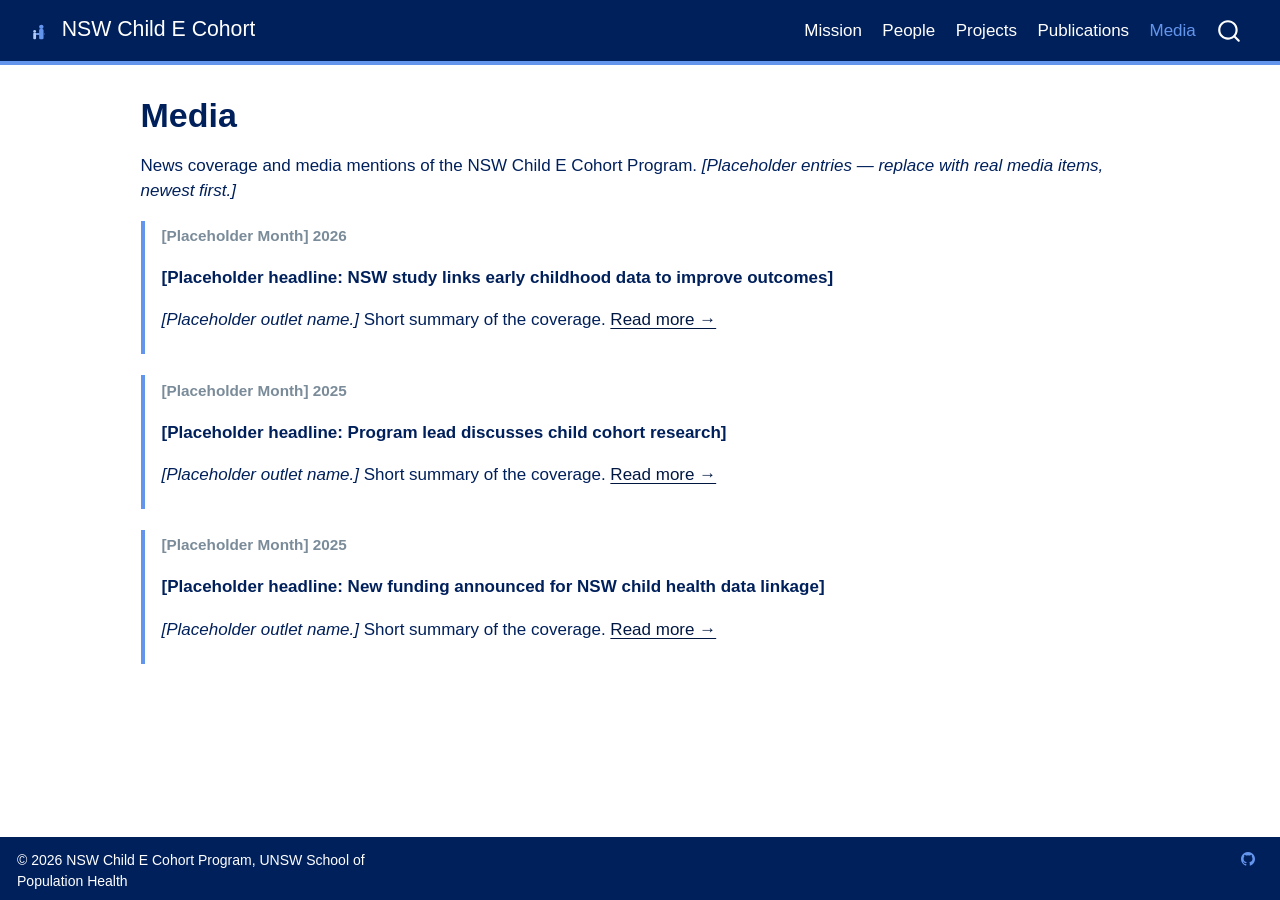
<file: media.html>
<!DOCTYPE html>
<html xmlns="http://www.w3.org/1999/xhtml" lang="en" xml:lang="en"><head>

<meta charset="utf-8">
<meta name="generator" content="quarto-1.9.38">

<meta name="viewport" content="width=device-width, initial-scale=1.0, user-scalable=yes">


<title>Media – NSW Child E Cohort</title>
<style>
/* Default styles provided by pandoc.
** See https://pandoc.org/MANUAL.html#variables-for-html for config info.
*/
code{white-space: pre-wrap;}
span.smallcaps{font-variant: small-caps;}
div.columns{display: flex; gap: min(4vw, 1.5em);}
div.column{flex: auto; overflow-x: auto;}
div.hanging-indent{margin-left: 1.5em; text-indent: -1.5em;}
ul.task-list{list-style: none;}
ul.task-list li input[type="checkbox"] {
  width: 0.8em;
  margin: 0 0.8em 0.2em -1em; /* quarto-specific, see https://github.com/quarto-dev/quarto-cli/issues/4556 */ 
  vertical-align: middle;
}
</style>


<script src="site_libs/quarto-nav/quarto-nav.js"></script>
<script src="site_libs/quarto-nav/headroom.min.js"></script>
<script src="site_libs/clipboard/clipboard.min.js"></script>
<script src="site_libs/quarto-search/autocomplete.umd.js"></script>
<script src="site_libs/quarto-search/fuse.min.js"></script>
<script src="site_libs/quarto-search/quarto-search.js"></script>
<meta name="quarto:offset" content="./">
<link href="./assets/images/favicon.svg" rel="icon" type="image/svg+xml">
<script src="site_libs/quarto-html/quarto.js" type="module"></script>
<script src="site_libs/quarto-html/tabsets/tabsets.js" type="module"></script>
<script src="site_libs/quarto-html/popper.min.js"></script>
<script src="site_libs/quarto-html/tippy.umd.min.js"></script>
<script src="site_libs/quarto-html/anchor.min.js"></script>
<link href="site_libs/quarto-html/tippy.css" rel="stylesheet">
<link href="site_libs/quarto-html/quarto-syntax-highlighting-15634bcf2e68342d4ad2dfa704d543f6.css" rel="stylesheet" id="quarto-text-highlighting-styles">
<script src="site_libs/bootstrap/bootstrap.min.js"></script>
<link href="site_libs/bootstrap/bootstrap-icons.css" rel="stylesheet">
<link href="site_libs/bootstrap/bootstrap-b86cab729608e47362b2875f654cd243.min.css" rel="stylesheet" append-hash="true" id="quarto-bootstrap" data-mode="light">
<script id="quarto-search-options" type="application/json">{
  "location": "navbar",
  "copy-button": false,
  "collapse-after": 3,
  "panel-placement": "end",
  "type": "overlay",
  "limit": 50,
  "keyboard-shortcut": [
    "f",
    "/",
    "s"
  ],
  "show-item-context": false,
  "language": {
    "search-no-results-text": "No results",
    "search-matching-documents-text": "matching documents",
    "search-copy-link-title": "Copy link to search",
    "search-hide-matches-text": "Hide additional matches",
    "search-more-match-text": "more match in this document",
    "search-more-matches-text": "more matches in this document",
    "search-clear-button-title": "Clear",
    "search-text-placeholder": "",
    "search-detached-cancel-button-title": "Cancel",
    "search-submit-button-title": "Submit",
    "search-label": "Search"
  }
}</script>


</head>

<body class="nav-fixed fullcontent quarto-light">

<div id="quarto-search-results"></div>
  <header id="quarto-header" class="headroom fixed-top">
    <nav class="navbar navbar-expand-lg " data-bs-theme="dark">
      <div class="navbar-container container-fluid">
      <div class="navbar-brand-container mx-auto">
    <a href="./index.html" class="navbar-brand navbar-brand-logo">
    <img src="./assets/images/logo.svg" alt="" class="navbar-logo light-content">
    <img src="./assets/images/logo.svg" alt="" class="navbar-logo dark-content">
    </a>
    <a class="navbar-brand" href="./index.html">
    <span class="navbar-title">NSW Child E Cohort</span>
    </a>
  </div>
            <div id="quarto-search" class="" title="Search"></div>
          <button class="navbar-toggler" type="button" data-bs-toggle="collapse" data-bs-target="#navbarCollapse" aria-controls="navbarCollapse" role="menu" aria-expanded="false" aria-label="Toggle navigation" onclick="if (window.quartoToggleHeadroom) { window.quartoToggleHeadroom(); }">
  <span class="navbar-toggler-icon"></span>
</button>
          <div class="collapse navbar-collapse" id="navbarCollapse">
            <ul class="navbar-nav navbar-nav-scroll ms-auto">
  <li class="nav-item">
    <a class="nav-link" href="./mission.html"> 
<span class="menu-text">Mission</span></a>
  </li>  
  <li class="nav-item">
    <a class="nav-link" href="./people.html"> 
<span class="menu-text">People</span></a>
  </li>  
  <li class="nav-item">
    <a class="nav-link" href="./projects.html"> 
<span class="menu-text">Projects</span></a>
  </li>  
  <li class="nav-item">
    <a class="nav-link" href="./publications.html"> 
<span class="menu-text">Publications</span></a>
  </li>  
  <li class="nav-item">
    <a class="nav-link active" href="./media.html" aria-current="page"> 
<span class="menu-text">Media</span></a>
  </li>  
</ul>
          </div> <!-- /navcollapse -->
            <div class="quarto-navbar-tools">
</div>
      </div> <!-- /container-fluid -->
    </nav>
</header>
<!-- content -->
<div id="quarto-content" class="quarto-container page-columns page-rows-contents page-layout-article page-navbar">
<!-- sidebar -->
<!-- margin-sidebar -->
    
<!-- main -->
<main class="content" id="quarto-document-content">

<header id="title-block-header" class="quarto-title-block default">
<div class="quarto-title">
<h1 class="title">Media</h1>
</div>



<div class="quarto-title-meta">

    
  
    
  </div>
  


</header>


<p>News coverage and media mentions of the NSW Child E Cohort Program. <em>[Placeholder entries — replace with real media items, newest first.]</em></p>
<div class="media-item">
<p class="media-date">
[Placeholder Month] 2026
</p>
<p><strong>[Placeholder headline: NSW study links early childhood data to improve outcomes]</strong></p>
<p><em>[Placeholder outlet name.]</em> Short summary of the coverage. <a href="#">Read more →</a></p>
</div>
<div class="media-item">
<p class="media-date">
[Placeholder Month] 2025
</p>
<p><strong>[Placeholder headline: Program lead discusses child cohort research]</strong></p>
<p><em>[Placeholder outlet name.]</em> Short summary of the coverage. <a href="#">Read more →</a></p>
</div>
<div class="media-item">
<p class="media-date">
[Placeholder Month] 2025
</p>
<p><strong>[Placeholder headline: New funding announced for NSW child health data linkage]</strong></p>
<p><em>[Placeholder outlet name.]</em> Short summary of the coverage. <a href="#">Read more →</a></p>
</div>



</main> <!-- /main -->
<script id="quarto-html-after-body" type="application/javascript">
  window.document.addEventListener("DOMContentLoaded", function (event) {
    const icon = "";
    const anchorJS = new window.AnchorJS();
    anchorJS.options = {
      placement: 'right',
      icon: icon
    };
    anchorJS.add('.anchored');
    const isCodeAnnotation = (el) => {
      for (const clz of el.classList) {
        if (clz.startsWith('code-annotation-')) {                     
          return true;
        }
      }
      return false;
    }
    const onCopySuccess = function(e) {
      // button target
      const button = e.trigger;
      // don't keep focus
      button.blur();
      // flash "checked"
      button.classList.add('code-copy-button-checked');
      var currentTitle = button.getAttribute("title");
      button.setAttribute("title", "Copied!");
      let tooltip;
      if (window.bootstrap) {
        button.setAttribute("data-bs-toggle", "tooltip");
        button.setAttribute("data-bs-placement", "left");
        button.setAttribute("data-bs-title", "Copied!");
        tooltip = new bootstrap.Tooltip(button, 
          { trigger: "manual", 
            customClass: "code-copy-button-tooltip",
            offset: [0, -8]});
        tooltip.show();    
      }
      setTimeout(function() {
        if (tooltip) {
          tooltip.hide();
          button.removeAttribute("data-bs-title");
          button.removeAttribute("data-bs-toggle");
          button.removeAttribute("data-bs-placement");
        }
        button.setAttribute("title", currentTitle);
        button.classList.remove('code-copy-button-checked');
      }, 1000);
      // clear code selection
      e.clearSelection();
    }
    const getTextToCopy = function(trigger) {
      const outerScaffold = trigger.parentElement.cloneNode(true);
      const codeEl = outerScaffold.querySelector('code');
      for (const childEl of codeEl.children) {
        if (isCodeAnnotation(childEl)) {
          childEl.remove();
        }
      }
      return codeEl.innerText;
    }
    const clipboard = new window.ClipboardJS('.code-copy-button:not([data-in-quarto-modal])', {
      text: getTextToCopy
    });
    clipboard.on('success', onCopySuccess);
    if (window.document.getElementById('quarto-embedded-source-code-modal')) {
      const clipboardModal = new window.ClipboardJS('.code-copy-button[data-in-quarto-modal]', {
        text: getTextToCopy,
        container: window.document.getElementById('quarto-embedded-source-code-modal')
      });
      clipboardModal.on('success', onCopySuccess);
    }
      var localhostRegex = new RegExp(/^(?:http|https):\/\/localhost\:?[0-9]*\//);
      var mailtoRegex = new RegExp(/^mailto:/);
        var filterRegex = new RegExp('/' + window.location.host + '/');
      var isInternal = (href) => {
          return filterRegex.test(href) || localhostRegex.test(href) || mailtoRegex.test(href);
      }
      // Inspect non-navigation links and adorn them if external
     var links = window.document.querySelectorAll('a[href]:not(.nav-link):not(.navbar-brand):not(.toc-action):not(.sidebar-link):not(.sidebar-item-toggle):not(.pagination-link):not(.no-external):not([aria-hidden]):not(.dropdown-item):not(.quarto-navigation-tool):not(.about-link)');
      for (var i=0; i<links.length; i++) {
        const link = links[i];
        if (!isInternal(link.href)) {
          // undo the damage that might have been done by quarto-nav.js in the case of
          // links that we want to consider external
          if (link.dataset.originalHref !== undefined) {
            link.href = link.dataset.originalHref;
          }
        }
      }
    function tippyHover(el, contentFn, onTriggerFn, onUntriggerFn) {
      const config = {
        allowHTML: true,
        maxWidth: 500,
        delay: 100,
        arrow: false,
        appendTo: function(el) {
            return el.parentElement;
        },
        interactive: true,
        interactiveBorder: 10,
        theme: 'quarto',
        placement: 'bottom-start',
      };
      if (contentFn) {
        config.content = contentFn;
      }
      if (onTriggerFn) {
        config.onTrigger = onTriggerFn;
      }
      if (onUntriggerFn) {
        config.onUntrigger = onUntriggerFn;
      }
      window.tippy(el, config); 
    }
    const noterefs = window.document.querySelectorAll('a[role="doc-noteref"]');
    for (var i=0; i<noterefs.length; i++) {
      const ref = noterefs[i];
      tippyHover(ref, function() {
        // use id or data attribute instead here
        let href = ref.getAttribute('data-footnote-href') || ref.getAttribute('href');
        try { href = new URL(href).hash; } catch {}
        const id = href.replace(/^#\/?/, "");
        const note = window.document.getElementById(id);
        if (note) {
          return note.innerHTML;
        } else {
          return "";
        }
      });
    }
    const xrefs = window.document.querySelectorAll('a.quarto-xref');
    const processXRef = (id, note) => {
      // Strip column container classes
      const stripColumnClz = (el) => {
        el.classList.remove("page-full", "page-columns");
        if (el.children) {
          for (const child of el.children) {
            stripColumnClz(child);
          }
        }
      }
      stripColumnClz(note)
      if (id === null || id.startsWith('sec-')) {
        // Special case sections, only their first couple elements
        const container = document.createElement("div");
        if (note.children && note.children.length > 2) {
          container.appendChild(note.children[0].cloneNode(true));
          for (let i = 1; i < note.children.length; i++) {
            const child = note.children[i];
            if (child.tagName === "P" && child.innerText === "") {
              continue;
            } else {
              container.appendChild(child.cloneNode(true));
              break;
            }
          }
          if (window.Quarto?.typesetMath) {
            window.Quarto.typesetMath(container);
          }
          return container.innerHTML
        } else {
          if (window.Quarto?.typesetMath) {
            window.Quarto.typesetMath(note);
          }
          return note.innerHTML;
        }
      } else {
        // Remove any anchor links if they are present
        const anchorLink = note.querySelector('a.anchorjs-link');
        if (anchorLink) {
          anchorLink.remove();
        }
        if (window.Quarto?.typesetMath) {
          window.Quarto.typesetMath(note);
        }
        if (note.classList.contains("callout")) {
          return note.outerHTML;
        } else {
          return note.innerHTML;
        }
      }
    }
    for (var i=0; i<xrefs.length; i++) {
      const xref = xrefs[i];
      tippyHover(xref, undefined, function(instance) {
        instance.disable();
        let url = xref.getAttribute('href');
        let hash = undefined; 
        if (url.startsWith('#')) {
          hash = url;
        } else {
          try { hash = new URL(url).hash; } catch {}
        }
        if (hash) {
          const id = hash.replace(/^#\/?/, "");
          const note = window.document.getElementById(id);
          if (note !== null) {
            try {
              const html = processXRef(id, note.cloneNode(true));
              instance.setContent(html);
            } finally {
              instance.enable();
              instance.show();
            }
          } else {
            // See if we can fetch this
            fetch(url.split('#')[0])
            .then(res => res.text())
            .then(html => {
              const parser = new DOMParser();
              const htmlDoc = parser.parseFromString(html, "text/html");
              const note = htmlDoc.getElementById(id);
              if (note !== null) {
                const html = processXRef(id, note);
                instance.setContent(html);
              } 
            }).finally(() => {
              instance.enable();
              instance.show();
            });
          }
        } else {
          // See if we can fetch a full url (with no hash to target)
          // This is a special case and we should probably do some content thinning / targeting
          fetch(url)
          .then(res => res.text())
          .then(html => {
            const parser = new DOMParser();
            const htmlDoc = parser.parseFromString(html, "text/html");
            const note = htmlDoc.querySelector('main.content');
            if (note !== null) {
              // This should only happen for chapter cross references
              // (since there is no id in the URL)
              // remove the first header
              if (note.children.length > 0 && note.children[0].tagName === "HEADER") {
                note.children[0].remove();
              }
              const html = processXRef(null, note);
              instance.setContent(html);
            } 
          }).finally(() => {
            instance.enable();
            instance.show();
          });
        }
      }, function(instance) {
      });
    }
        let selectedAnnoteEl;
        const selectorForAnnotation = ( cell, annotation) => {
          let cellAttr = 'data-code-cell="' + cell + '"';
          let lineAttr = 'data-code-annotation="' +  annotation + '"';
          const selector = 'span[' + cellAttr + '][' + lineAttr + ']';
          return selector;
        }
        const selectCodeLines = (annoteEl) => {
          const doc = window.document;
          const targetCell = annoteEl.getAttribute("data-target-cell");
          const targetAnnotation = annoteEl.getAttribute("data-target-annotation");
          const annoteSpan = window.document.querySelector(selectorForAnnotation(targetCell, targetAnnotation));
          const lines = annoteSpan.getAttribute("data-code-lines").split(",");
          const lineIds = lines.map((line) => {
            return targetCell + "-" + line;
          })
          let top = null;
          let height = null;
          let parent = null;
          if (lineIds.length > 0) {
              //compute the position of the single el (top and bottom and make a div)
              const el = window.document.getElementById(lineIds[0]);
              top = el.offsetTop;
              height = el.offsetHeight;
              parent = el.parentElement.parentElement;
            if (lineIds.length > 1) {
              const lastEl = window.document.getElementById(lineIds[lineIds.length - 1]);
              const bottom = lastEl.offsetTop + lastEl.offsetHeight;
              height = bottom - top;
            }
            if (top !== null && height !== null && parent !== null) {
              // cook up a div (if necessary) and position it 
              let div = window.document.getElementById("code-annotation-line-highlight");
              if (div === null) {
                div = window.document.createElement("div");
                div.setAttribute("id", "code-annotation-line-highlight");
                div.style.position = 'absolute';
                parent.appendChild(div);
              }
              div.style.top = top - 2 + "px";
              div.style.height = height + 4 + "px";
              div.style.left = 0;
              let gutterDiv = window.document.getElementById("code-annotation-line-highlight-gutter");
              if (gutterDiv === null) {
                gutterDiv = window.document.createElement("div");
                gutterDiv.setAttribute("id", "code-annotation-line-highlight-gutter");
                gutterDiv.style.position = 'absolute';
                const codeCell = window.document.getElementById(targetCell);
                const gutter = codeCell.querySelector('.code-annotation-gutter');
                gutter.appendChild(gutterDiv);
              }
              gutterDiv.style.top = top - 2 + "px";
              gutterDiv.style.height = height + 4 + "px";
            }
            selectedAnnoteEl = annoteEl;
          }
        };
        const unselectCodeLines = () => {
          const elementsIds = ["code-annotation-line-highlight", "code-annotation-line-highlight-gutter"];
          elementsIds.forEach((elId) => {
            const div = window.document.getElementById(elId);
            if (div) {
              div.remove();
            }
          });
          selectedAnnoteEl = undefined;
        };
          // Handle positioning of the toggle
      window.addEventListener(
        "resize",
        throttle(() => {
          elRect = undefined;
          if (selectedAnnoteEl) {
            selectCodeLines(selectedAnnoteEl);
          }
        }, 10)
      );
      function throttle(fn, ms) {
      let throttle = false;
      let timer;
        return (...args) => {
          if(!throttle) { // first call gets through
              fn.apply(this, args);
              throttle = true;
          } else { // all the others get throttled
              if(timer) clearTimeout(timer); // cancel #2
              timer = setTimeout(() => {
                fn.apply(this, args);
                timer = throttle = false;
              }, ms);
          }
        };
      }
        // Attach click handler to the DT
        const annoteDls = window.document.querySelectorAll('dt[data-target-cell]');
        for (const annoteDlNode of annoteDls) {
          annoteDlNode.addEventListener('click', (event) => {
            const clickedEl = event.target;
            if (clickedEl !== selectedAnnoteEl) {
              unselectCodeLines();
              const activeEl = window.document.querySelector('dt[data-target-cell].code-annotation-active');
              if (activeEl) {
                activeEl.classList.remove('code-annotation-active');
              }
              selectCodeLines(clickedEl);
              clickedEl.classList.add('code-annotation-active');
            } else {
              // Unselect the line
              unselectCodeLines();
              clickedEl.classList.remove('code-annotation-active');
            }
          });
        }
    const findCites = (el) => {
      const parentEl = el.parentElement;
      if (parentEl) {
        const cites = parentEl.dataset.cites;
        if (cites) {
          return {
            el,
            cites: cites.split(' ')
          };
        } else {
          return findCites(el.parentElement)
        }
      } else {
        return undefined;
      }
    };
    var bibliorefs = window.document.querySelectorAll('a[role="doc-biblioref"]');
    for (var i=0; i<bibliorefs.length; i++) {
      const ref = bibliorefs[i];
      const citeInfo = findCites(ref);
      if (citeInfo) {
        tippyHover(citeInfo.el, function() {
          var popup = window.document.createElement('div');
          citeInfo.cites.forEach(function(cite) {
            var citeDiv = window.document.createElement('div');
            citeDiv.classList.add('hanging-indent');
            citeDiv.classList.add('csl-entry');
            var biblioDiv = window.document.getElementById('ref-' + cite);
            if (biblioDiv) {
              citeDiv.innerHTML = biblioDiv.innerHTML;
            }
            popup.appendChild(citeDiv);
          });
          return popup.innerHTML;
        });
      }
    }
  });
  </script>
</div> <!-- /content -->
<footer class="footer">
  <div class="nav-footer">
    <div class="nav-footer-left">
<p>© 2026 NSW Child E Cohort Program, UNSW School of Population Health</p>
</div>   
    <div class="nav-footer-center">
      &nbsp;
    </div>
    <div class="nav-footer-right">
      <ul class="footer-items list-unstyled">
    <li class="nav-item compact">
    <a class="nav-link" href="https://github.com/">
      <i class="bi bi-github" role="img">
</i> 
    </a>
  </li>  
</ul>
    </div>
  </div>
</footer>




</body></html>
</file>
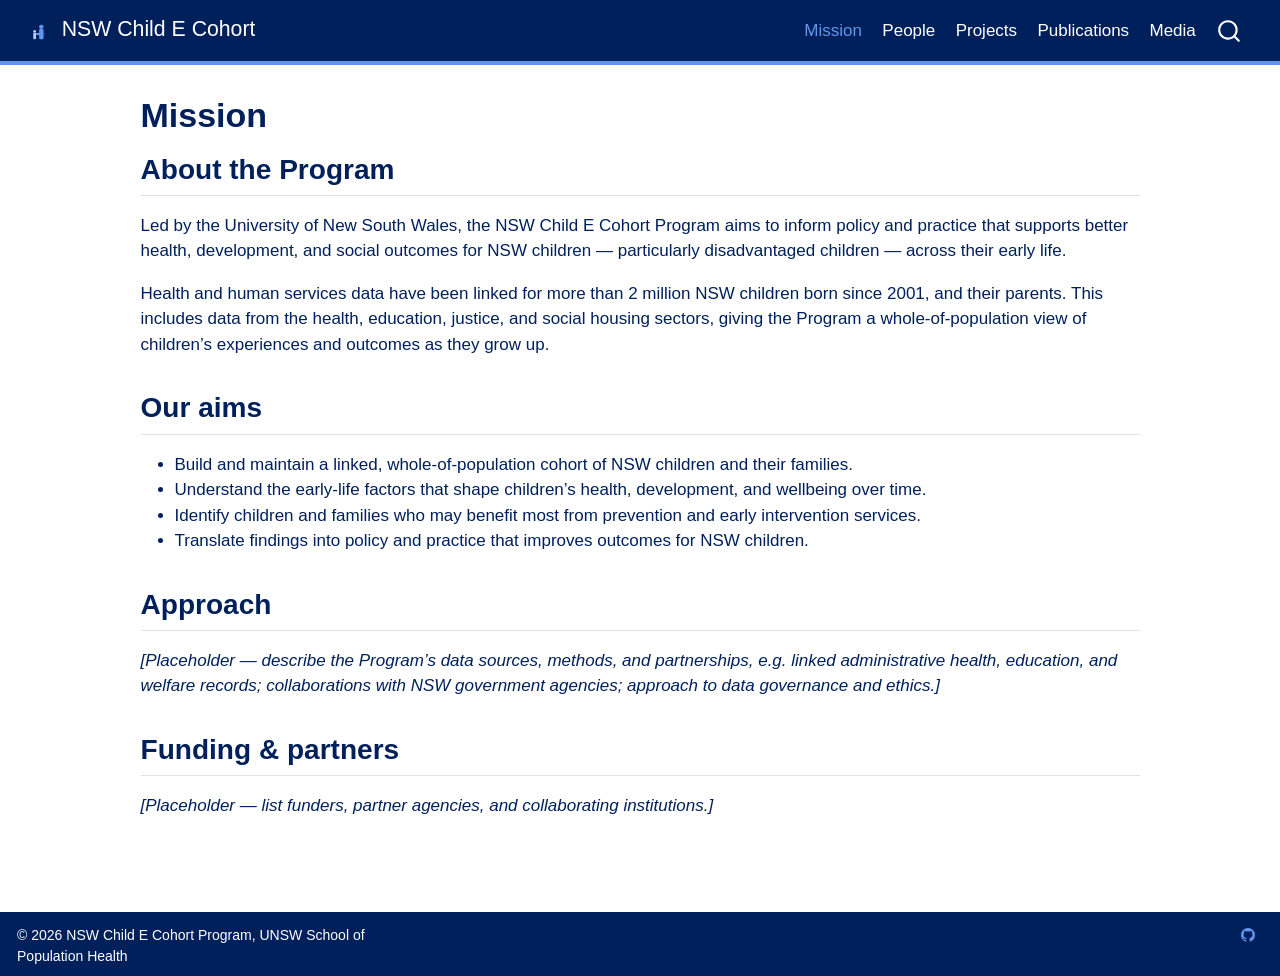
<file: mission.html>
<!DOCTYPE html>
<html xmlns="http://www.w3.org/1999/xhtml" lang="en" xml:lang="en"><head>

<meta charset="utf-8">
<meta name="generator" content="quarto-1.9.38">

<meta name="viewport" content="width=device-width, initial-scale=1.0, user-scalable=yes">


<title>Mission – NSW Child E Cohort</title>
<style>
/* Default styles provided by pandoc.
** See https://pandoc.org/MANUAL.html#variables-for-html for config info.
*/
code{white-space: pre-wrap;}
span.smallcaps{font-variant: small-caps;}
div.columns{display: flex; gap: min(4vw, 1.5em);}
div.column{flex: auto; overflow-x: auto;}
div.hanging-indent{margin-left: 1.5em; text-indent: -1.5em;}
ul.task-list{list-style: none;}
ul.task-list li input[type="checkbox"] {
  width: 0.8em;
  margin: 0 0.8em 0.2em -1em; /* quarto-specific, see https://github.com/quarto-dev/quarto-cli/issues/4556 */ 
  vertical-align: middle;
}
</style>


<script src="site_libs/quarto-nav/quarto-nav.js"></script>
<script src="site_libs/quarto-nav/headroom.min.js"></script>
<script src="site_libs/clipboard/clipboard.min.js"></script>
<script src="site_libs/quarto-search/autocomplete.umd.js"></script>
<script src="site_libs/quarto-search/fuse.min.js"></script>
<script src="site_libs/quarto-search/quarto-search.js"></script>
<meta name="quarto:offset" content="./">
<link href="./assets/images/favicon.svg" rel="icon" type="image/svg+xml">
<script src="site_libs/quarto-html/quarto.js" type="module"></script>
<script src="site_libs/quarto-html/tabsets/tabsets.js" type="module"></script>
<script src="site_libs/quarto-html/popper.min.js"></script>
<script src="site_libs/quarto-html/tippy.umd.min.js"></script>
<script src="site_libs/quarto-html/anchor.min.js"></script>
<link href="site_libs/quarto-html/tippy.css" rel="stylesheet">
<link href="site_libs/quarto-html/quarto-syntax-highlighting-15634bcf2e68342d4ad2dfa704d543f6.css" rel="stylesheet" id="quarto-text-highlighting-styles">
<script src="site_libs/bootstrap/bootstrap.min.js"></script>
<link href="site_libs/bootstrap/bootstrap-icons.css" rel="stylesheet">
<link href="site_libs/bootstrap/bootstrap-b86cab729608e47362b2875f654cd243.min.css" rel="stylesheet" append-hash="true" id="quarto-bootstrap" data-mode="light">
<script id="quarto-search-options" type="application/json">{
  "location": "navbar",
  "copy-button": false,
  "collapse-after": 3,
  "panel-placement": "end",
  "type": "overlay",
  "limit": 50,
  "keyboard-shortcut": [
    "f",
    "/",
    "s"
  ],
  "show-item-context": false,
  "language": {
    "search-no-results-text": "No results",
    "search-matching-documents-text": "matching documents",
    "search-copy-link-title": "Copy link to search",
    "search-hide-matches-text": "Hide additional matches",
    "search-more-match-text": "more match in this document",
    "search-more-matches-text": "more matches in this document",
    "search-clear-button-title": "Clear",
    "search-text-placeholder": "",
    "search-detached-cancel-button-title": "Cancel",
    "search-submit-button-title": "Submit",
    "search-label": "Search"
  }
}</script>


</head>

<body class="nav-fixed fullcontent quarto-light">

<div id="quarto-search-results"></div>
  <header id="quarto-header" class="headroom fixed-top">
    <nav class="navbar navbar-expand-lg " data-bs-theme="dark">
      <div class="navbar-container container-fluid">
      <div class="navbar-brand-container mx-auto">
    <a href="./index.html" class="navbar-brand navbar-brand-logo">
    <img src="./assets/images/logo.svg" alt="" class="navbar-logo light-content">
    <img src="./assets/images/logo.svg" alt="" class="navbar-logo dark-content">
    </a>
    <a class="navbar-brand" href="./index.html">
    <span class="navbar-title">NSW Child E Cohort</span>
    </a>
  </div>
            <div id="quarto-search" class="" title="Search"></div>
          <button class="navbar-toggler" type="button" data-bs-toggle="collapse" data-bs-target="#navbarCollapse" aria-controls="navbarCollapse" role="menu" aria-expanded="false" aria-label="Toggle navigation" onclick="if (window.quartoToggleHeadroom) { window.quartoToggleHeadroom(); }">
  <span class="navbar-toggler-icon"></span>
</button>
          <div class="collapse navbar-collapse" id="navbarCollapse">
            <ul class="navbar-nav navbar-nav-scroll ms-auto">
  <li class="nav-item">
    <a class="nav-link active" href="./mission.html" aria-current="page"> 
<span class="menu-text">Mission</span></a>
  </li>  
  <li class="nav-item">
    <a class="nav-link" href="./people.html"> 
<span class="menu-text">People</span></a>
  </li>  
  <li class="nav-item">
    <a class="nav-link" href="./projects.html"> 
<span class="menu-text">Projects</span></a>
  </li>  
  <li class="nav-item">
    <a class="nav-link" href="./publications.html"> 
<span class="menu-text">Publications</span></a>
  </li>  
  <li class="nav-item">
    <a class="nav-link" href="./media.html"> 
<span class="menu-text">Media</span></a>
  </li>  
</ul>
          </div> <!-- /navcollapse -->
            <div class="quarto-navbar-tools">
</div>
      </div> <!-- /container-fluid -->
    </nav>
</header>
<!-- content -->
<div id="quarto-content" class="quarto-container page-columns page-rows-contents page-layout-article page-navbar">
<!-- sidebar -->
<!-- margin-sidebar -->
    
<!-- main -->
<main class="content" id="quarto-document-content">

<header id="title-block-header" class="quarto-title-block default">
<div class="quarto-title">
<h1 class="title">Mission</h1>
</div>



<div class="quarto-title-meta">

    
  
    
  </div>
  


</header>


<section id="about-the-program" class="level2">
<h2 class="anchored" data-anchor-id="about-the-program">About the Program</h2>
<p>Led by the University of New South Wales, the NSW Child E Cohort Program aims to inform policy and practice that supports better health, development, and social outcomes for NSW children — particularly disadvantaged children — across their early life.</p>
<p>Health and human services data have been linked for more than 2 million NSW children born since 2001, and their parents. This includes data from the health, education, justice, and social housing sectors, giving the Program a whole-of-population view of children’s experiences and outcomes as they grow up.</p>
</section>
<section id="our-aims" class="level2">
<h2 class="anchored" data-anchor-id="our-aims">Our aims</h2>
<ul>
<li>Build and maintain a linked, whole-of-population cohort of NSW children and their families.</li>
<li>Understand the early-life factors that shape children’s health, development, and wellbeing over time.</li>
<li>Identify children and families who may benefit most from prevention and early intervention services.</li>
<li>Translate findings into policy and practice that improves outcomes for NSW children.</li>
</ul>
</section>
<section id="approach" class="level2">
<h2 class="anchored" data-anchor-id="approach">Approach</h2>
<p><em>[Placeholder — describe the Program’s data sources, methods, and partnerships, e.g.&nbsp;linked administrative health, education, and welfare records; collaborations with NSW government agencies; approach to data governance and ethics.]</em></p>
</section>
<section id="funding-partners" class="level2">
<h2 class="anchored" data-anchor-id="funding-partners">Funding &amp; partners</h2>
<p><em>[Placeholder — list funders, partner agencies, and collaborating institutions.]</em></p>


</section>

</main> <!-- /main -->
<script id="quarto-html-after-body" type="application/javascript">
  window.document.addEventListener("DOMContentLoaded", function (event) {
    const icon = "";
    const anchorJS = new window.AnchorJS();
    anchorJS.options = {
      placement: 'right',
      icon: icon
    };
    anchorJS.add('.anchored');
    const isCodeAnnotation = (el) => {
      for (const clz of el.classList) {
        if (clz.startsWith('code-annotation-')) {                     
          return true;
        }
      }
      return false;
    }
    const onCopySuccess = function(e) {
      // button target
      const button = e.trigger;
      // don't keep focus
      button.blur();
      // flash "checked"
      button.classList.add('code-copy-button-checked');
      var currentTitle = button.getAttribute("title");
      button.setAttribute("title", "Copied!");
      let tooltip;
      if (window.bootstrap) {
        button.setAttribute("data-bs-toggle", "tooltip");
        button.setAttribute("data-bs-placement", "left");
        button.setAttribute("data-bs-title", "Copied!");
        tooltip = new bootstrap.Tooltip(button, 
          { trigger: "manual", 
            customClass: "code-copy-button-tooltip",
            offset: [0, -8]});
        tooltip.show();    
      }
      setTimeout(function() {
        if (tooltip) {
          tooltip.hide();
          button.removeAttribute("data-bs-title");
          button.removeAttribute("data-bs-toggle");
          button.removeAttribute("data-bs-placement");
        }
        button.setAttribute("title", currentTitle);
        button.classList.remove('code-copy-button-checked');
      }, 1000);
      // clear code selection
      e.clearSelection();
    }
    const getTextToCopy = function(trigger) {
      const outerScaffold = trigger.parentElement.cloneNode(true);
      const codeEl = outerScaffold.querySelector('code');
      for (const childEl of codeEl.children) {
        if (isCodeAnnotation(childEl)) {
          childEl.remove();
        }
      }
      return codeEl.innerText;
    }
    const clipboard = new window.ClipboardJS('.code-copy-button:not([data-in-quarto-modal])', {
      text: getTextToCopy
    });
    clipboard.on('success', onCopySuccess);
    if (window.document.getElementById('quarto-embedded-source-code-modal')) {
      const clipboardModal = new window.ClipboardJS('.code-copy-button[data-in-quarto-modal]', {
        text: getTextToCopy,
        container: window.document.getElementById('quarto-embedded-source-code-modal')
      });
      clipboardModal.on('success', onCopySuccess);
    }
      var localhostRegex = new RegExp(/^(?:http|https):\/\/localhost\:?[0-9]*\//);
      var mailtoRegex = new RegExp(/^mailto:/);
        var filterRegex = new RegExp('/' + window.location.host + '/');
      var isInternal = (href) => {
          return filterRegex.test(href) || localhostRegex.test(href) || mailtoRegex.test(href);
      }
      // Inspect non-navigation links and adorn them if external
     var links = window.document.querySelectorAll('a[href]:not(.nav-link):not(.navbar-brand):not(.toc-action):not(.sidebar-link):not(.sidebar-item-toggle):not(.pagination-link):not(.no-external):not([aria-hidden]):not(.dropdown-item):not(.quarto-navigation-tool):not(.about-link)');
      for (var i=0; i<links.length; i++) {
        const link = links[i];
        if (!isInternal(link.href)) {
          // undo the damage that might have been done by quarto-nav.js in the case of
          // links that we want to consider external
          if (link.dataset.originalHref !== undefined) {
            link.href = link.dataset.originalHref;
          }
        }
      }
    function tippyHover(el, contentFn, onTriggerFn, onUntriggerFn) {
      const config = {
        allowHTML: true,
        maxWidth: 500,
        delay: 100,
        arrow: false,
        appendTo: function(el) {
            return el.parentElement;
        },
        interactive: true,
        interactiveBorder: 10,
        theme: 'quarto',
        placement: 'bottom-start',
      };
      if (contentFn) {
        config.content = contentFn;
      }
      if (onTriggerFn) {
        config.onTrigger = onTriggerFn;
      }
      if (onUntriggerFn) {
        config.onUntrigger = onUntriggerFn;
      }
      window.tippy(el, config); 
    }
    const noterefs = window.document.querySelectorAll('a[role="doc-noteref"]');
    for (var i=0; i<noterefs.length; i++) {
      const ref = noterefs[i];
      tippyHover(ref, function() {
        // use id or data attribute instead here
        let href = ref.getAttribute('data-footnote-href') || ref.getAttribute('href');
        try { href = new URL(href).hash; } catch {}
        const id = href.replace(/^#\/?/, "");
        const note = window.document.getElementById(id);
        if (note) {
          return note.innerHTML;
        } else {
          return "";
        }
      });
    }
    const xrefs = window.document.querySelectorAll('a.quarto-xref');
    const processXRef = (id, note) => {
      // Strip column container classes
      const stripColumnClz = (el) => {
        el.classList.remove("page-full", "page-columns");
        if (el.children) {
          for (const child of el.children) {
            stripColumnClz(child);
          }
        }
      }
      stripColumnClz(note)
      if (id === null || id.startsWith('sec-')) {
        // Special case sections, only their first couple elements
        const container = document.createElement("div");
        if (note.children && note.children.length > 2) {
          container.appendChild(note.children[0].cloneNode(true));
          for (let i = 1; i < note.children.length; i++) {
            const child = note.children[i];
            if (child.tagName === "P" && child.innerText === "") {
              continue;
            } else {
              container.appendChild(child.cloneNode(true));
              break;
            }
          }
          if (window.Quarto?.typesetMath) {
            window.Quarto.typesetMath(container);
          }
          return container.innerHTML
        } else {
          if (window.Quarto?.typesetMath) {
            window.Quarto.typesetMath(note);
          }
          return note.innerHTML;
        }
      } else {
        // Remove any anchor links if they are present
        const anchorLink = note.querySelector('a.anchorjs-link');
        if (anchorLink) {
          anchorLink.remove();
        }
        if (window.Quarto?.typesetMath) {
          window.Quarto.typesetMath(note);
        }
        if (note.classList.contains("callout")) {
          return note.outerHTML;
        } else {
          return note.innerHTML;
        }
      }
    }
    for (var i=0; i<xrefs.length; i++) {
      const xref = xrefs[i];
      tippyHover(xref, undefined, function(instance) {
        instance.disable();
        let url = xref.getAttribute('href');
        let hash = undefined; 
        if (url.startsWith('#')) {
          hash = url;
        } else {
          try { hash = new URL(url).hash; } catch {}
        }
        if (hash) {
          const id = hash.replace(/^#\/?/, "");
          const note = window.document.getElementById(id);
          if (note !== null) {
            try {
              const html = processXRef(id, note.cloneNode(true));
              instance.setContent(html);
            } finally {
              instance.enable();
              instance.show();
            }
          } else {
            // See if we can fetch this
            fetch(url.split('#')[0])
            .then(res => res.text())
            .then(html => {
              const parser = new DOMParser();
              const htmlDoc = parser.parseFromString(html, "text/html");
              const note = htmlDoc.getElementById(id);
              if (note !== null) {
                const html = processXRef(id, note);
                instance.setContent(html);
              } 
            }).finally(() => {
              instance.enable();
              instance.show();
            });
          }
        } else {
          // See if we can fetch a full url (with no hash to target)
          // This is a special case and we should probably do some content thinning / targeting
          fetch(url)
          .then(res => res.text())
          .then(html => {
            const parser = new DOMParser();
            const htmlDoc = parser.parseFromString(html, "text/html");
            const note = htmlDoc.querySelector('main.content');
            if (note !== null) {
              // This should only happen for chapter cross references
              // (since there is no id in the URL)
              // remove the first header
              if (note.children.length > 0 && note.children[0].tagName === "HEADER") {
                note.children[0].remove();
              }
              const html = processXRef(null, note);
              instance.setContent(html);
            } 
          }).finally(() => {
            instance.enable();
            instance.show();
          });
        }
      }, function(instance) {
      });
    }
        let selectedAnnoteEl;
        const selectorForAnnotation = ( cell, annotation) => {
          let cellAttr = 'data-code-cell="' + cell + '"';
          let lineAttr = 'data-code-annotation="' +  annotation + '"';
          const selector = 'span[' + cellAttr + '][' + lineAttr + ']';
          return selector;
        }
        const selectCodeLines = (annoteEl) => {
          const doc = window.document;
          const targetCell = annoteEl.getAttribute("data-target-cell");
          const targetAnnotation = annoteEl.getAttribute("data-target-annotation");
          const annoteSpan = window.document.querySelector(selectorForAnnotation(targetCell, targetAnnotation));
          const lines = annoteSpan.getAttribute("data-code-lines").split(",");
          const lineIds = lines.map((line) => {
            return targetCell + "-" + line;
          })
          let top = null;
          let height = null;
          let parent = null;
          if (lineIds.length > 0) {
              //compute the position of the single el (top and bottom and make a div)
              const el = window.document.getElementById(lineIds[0]);
              top = el.offsetTop;
              height = el.offsetHeight;
              parent = el.parentElement.parentElement;
            if (lineIds.length > 1) {
              const lastEl = window.document.getElementById(lineIds[lineIds.length - 1]);
              const bottom = lastEl.offsetTop + lastEl.offsetHeight;
              height = bottom - top;
            }
            if (top !== null && height !== null && parent !== null) {
              // cook up a div (if necessary) and position it 
              let div = window.document.getElementById("code-annotation-line-highlight");
              if (div === null) {
                div = window.document.createElement("div");
                div.setAttribute("id", "code-annotation-line-highlight");
                div.style.position = 'absolute';
                parent.appendChild(div);
              }
              div.style.top = top - 2 + "px";
              div.style.height = height + 4 + "px";
              div.style.left = 0;
              let gutterDiv = window.document.getElementById("code-annotation-line-highlight-gutter");
              if (gutterDiv === null) {
                gutterDiv = window.document.createElement("div");
                gutterDiv.setAttribute("id", "code-annotation-line-highlight-gutter");
                gutterDiv.style.position = 'absolute';
                const codeCell = window.document.getElementById(targetCell);
                const gutter = codeCell.querySelector('.code-annotation-gutter');
                gutter.appendChild(gutterDiv);
              }
              gutterDiv.style.top = top - 2 + "px";
              gutterDiv.style.height = height + 4 + "px";
            }
            selectedAnnoteEl = annoteEl;
          }
        };
        const unselectCodeLines = () => {
          const elementsIds = ["code-annotation-line-highlight", "code-annotation-line-highlight-gutter"];
          elementsIds.forEach((elId) => {
            const div = window.document.getElementById(elId);
            if (div) {
              div.remove();
            }
          });
          selectedAnnoteEl = undefined;
        };
          // Handle positioning of the toggle
      window.addEventListener(
        "resize",
        throttle(() => {
          elRect = undefined;
          if (selectedAnnoteEl) {
            selectCodeLines(selectedAnnoteEl);
          }
        }, 10)
      );
      function throttle(fn, ms) {
      let throttle = false;
      let timer;
        return (...args) => {
          if(!throttle) { // first call gets through
              fn.apply(this, args);
              throttle = true;
          } else { // all the others get throttled
              if(timer) clearTimeout(timer); // cancel #2
              timer = setTimeout(() => {
                fn.apply(this, args);
                timer = throttle = false;
              }, ms);
          }
        };
      }
        // Attach click handler to the DT
        const annoteDls = window.document.querySelectorAll('dt[data-target-cell]');
        for (const annoteDlNode of annoteDls) {
          annoteDlNode.addEventListener('click', (event) => {
            const clickedEl = event.target;
            if (clickedEl !== selectedAnnoteEl) {
              unselectCodeLines();
              const activeEl = window.document.querySelector('dt[data-target-cell].code-annotation-active');
              if (activeEl) {
                activeEl.classList.remove('code-annotation-active');
              }
              selectCodeLines(clickedEl);
              clickedEl.classList.add('code-annotation-active');
            } else {
              // Unselect the line
              unselectCodeLines();
              clickedEl.classList.remove('code-annotation-active');
            }
          });
        }
    const findCites = (el) => {
      const parentEl = el.parentElement;
      if (parentEl) {
        const cites = parentEl.dataset.cites;
        if (cites) {
          return {
            el,
            cites: cites.split(' ')
          };
        } else {
          return findCites(el.parentElement)
        }
      } else {
        return undefined;
      }
    };
    var bibliorefs = window.document.querySelectorAll('a[role="doc-biblioref"]');
    for (var i=0; i<bibliorefs.length; i++) {
      const ref = bibliorefs[i];
      const citeInfo = findCites(ref);
      if (citeInfo) {
        tippyHover(citeInfo.el, function() {
          var popup = window.document.createElement('div');
          citeInfo.cites.forEach(function(cite) {
            var citeDiv = window.document.createElement('div');
            citeDiv.classList.add('hanging-indent');
            citeDiv.classList.add('csl-entry');
            var biblioDiv = window.document.getElementById('ref-' + cite);
            if (biblioDiv) {
              citeDiv.innerHTML = biblioDiv.innerHTML;
            }
            popup.appendChild(citeDiv);
          });
          return popup.innerHTML;
        });
      }
    }
  });
  </script>
</div> <!-- /content -->
<footer class="footer">
  <div class="nav-footer">
    <div class="nav-footer-left">
<p>© 2026 NSW Child E Cohort Program, UNSW School of Population Health</p>
</div>   
    <div class="nav-footer-center">
      &nbsp;
    </div>
    <div class="nav-footer-right">
      <ul class="footer-items list-unstyled">
    <li class="nav-item compact">
    <a class="nav-link" href="https://github.com/">
      <i class="bi bi-github" role="img">
</i> 
    </a>
  </li>  
</ul>
    </div>
  </div>
</footer>




</body></html>
</file>
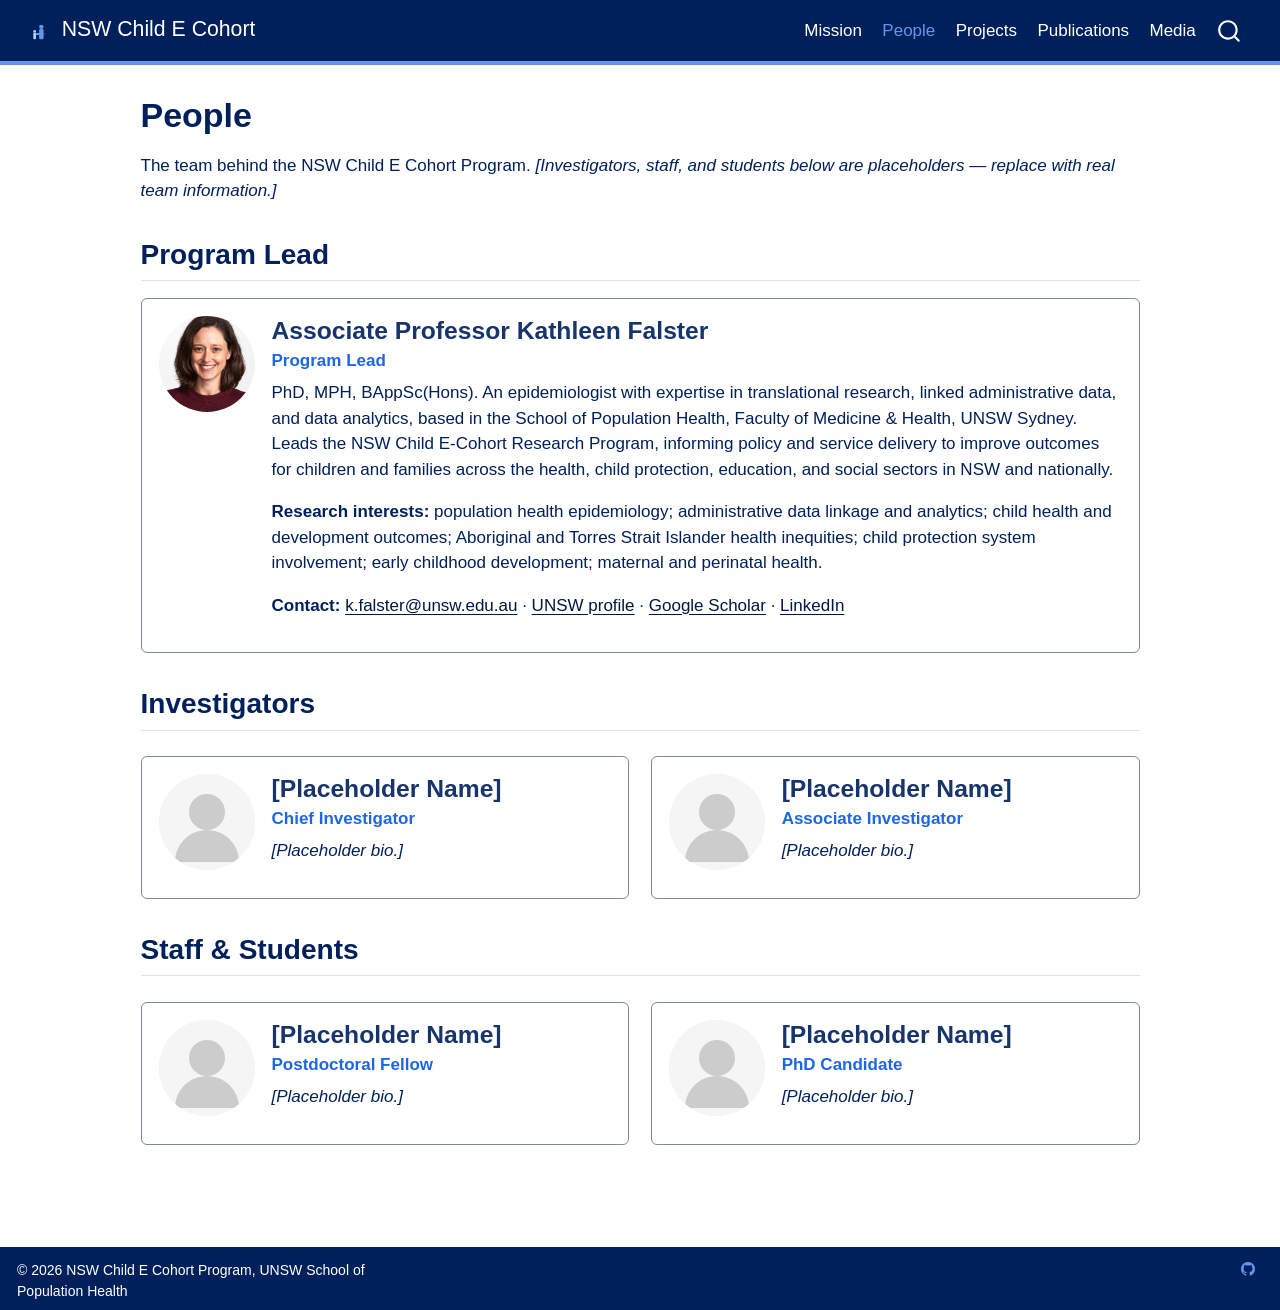
<file: people.html>
<!DOCTYPE html>
<html xmlns="http://www.w3.org/1999/xhtml" lang="en" xml:lang="en"><head>

<meta charset="utf-8">
<meta name="generator" content="quarto-1.9.38">

<meta name="viewport" content="width=device-width, initial-scale=1.0, user-scalable=yes">


<title>People – NSW Child E Cohort</title>
<style>
/* Default styles provided by pandoc.
** See https://pandoc.org/MANUAL.html#variables-for-html for config info.
*/
code{white-space: pre-wrap;}
span.smallcaps{font-variant: small-caps;}
div.columns{display: flex; gap: min(4vw, 1.5em);}
div.column{flex: auto; overflow-x: auto;}
div.hanging-indent{margin-left: 1.5em; text-indent: -1.5em;}
ul.task-list{list-style: none;}
ul.task-list li input[type="checkbox"] {
  width: 0.8em;
  margin: 0 0.8em 0.2em -1em; /* quarto-specific, see https://github.com/quarto-dev/quarto-cli/issues/4556 */ 
  vertical-align: middle;
}
</style>


<script src="site_libs/quarto-nav/quarto-nav.js"></script>
<script src="site_libs/quarto-nav/headroom.min.js"></script>
<script src="site_libs/clipboard/clipboard.min.js"></script>
<script src="site_libs/quarto-search/autocomplete.umd.js"></script>
<script src="site_libs/quarto-search/fuse.min.js"></script>
<script src="site_libs/quarto-search/quarto-search.js"></script>
<meta name="quarto:offset" content="./">
<link href="./assets/images/favicon.svg" rel="icon" type="image/svg+xml">
<script src="site_libs/quarto-html/quarto.js" type="module"></script>
<script src="site_libs/quarto-html/tabsets/tabsets.js" type="module"></script>
<script src="site_libs/quarto-html/popper.min.js"></script>
<script src="site_libs/quarto-html/tippy.umd.min.js"></script>
<script src="site_libs/quarto-html/anchor.min.js"></script>
<link href="site_libs/quarto-html/tippy.css" rel="stylesheet">
<link href="site_libs/quarto-html/quarto-syntax-highlighting-15634bcf2e68342d4ad2dfa704d543f6.css" rel="stylesheet" id="quarto-text-highlighting-styles">
<script src="site_libs/bootstrap/bootstrap.min.js"></script>
<link href="site_libs/bootstrap/bootstrap-icons.css" rel="stylesheet">
<link href="site_libs/bootstrap/bootstrap-b86cab729608e47362b2875f654cd243.min.css" rel="stylesheet" append-hash="true" id="quarto-bootstrap" data-mode="light">
<script id="quarto-search-options" type="application/json">{
  "location": "navbar",
  "copy-button": false,
  "collapse-after": 3,
  "panel-placement": "end",
  "type": "overlay",
  "limit": 50,
  "keyboard-shortcut": [
    "f",
    "/",
    "s"
  ],
  "show-item-context": false,
  "language": {
    "search-no-results-text": "No results",
    "search-matching-documents-text": "matching documents",
    "search-copy-link-title": "Copy link to search",
    "search-hide-matches-text": "Hide additional matches",
    "search-more-match-text": "more match in this document",
    "search-more-matches-text": "more matches in this document",
    "search-clear-button-title": "Clear",
    "search-text-placeholder": "",
    "search-detached-cancel-button-title": "Cancel",
    "search-submit-button-title": "Submit",
    "search-label": "Search"
  }
}</script>


</head>

<body class="nav-fixed fullcontent quarto-light">

<div id="quarto-search-results"></div>
  <header id="quarto-header" class="headroom fixed-top">
    <nav class="navbar navbar-expand-lg " data-bs-theme="dark">
      <div class="navbar-container container-fluid">
      <div class="navbar-brand-container mx-auto">
    <a href="./index.html" class="navbar-brand navbar-brand-logo">
    <img src="./assets/images/logo.svg" alt="" class="navbar-logo light-content">
    <img src="./assets/images/logo.svg" alt="" class="navbar-logo dark-content">
    </a>
    <a class="navbar-brand" href="./index.html">
    <span class="navbar-title">NSW Child E Cohort</span>
    </a>
  </div>
            <div id="quarto-search" class="" title="Search"></div>
          <button class="navbar-toggler" type="button" data-bs-toggle="collapse" data-bs-target="#navbarCollapse" aria-controls="navbarCollapse" role="menu" aria-expanded="false" aria-label="Toggle navigation" onclick="if (window.quartoToggleHeadroom) { window.quartoToggleHeadroom(); }">
  <span class="navbar-toggler-icon"></span>
</button>
          <div class="collapse navbar-collapse" id="navbarCollapse">
            <ul class="navbar-nav navbar-nav-scroll ms-auto">
  <li class="nav-item">
    <a class="nav-link" href="./mission.html"> 
<span class="menu-text">Mission</span></a>
  </li>  
  <li class="nav-item">
    <a class="nav-link active" href="./people.html" aria-current="page"> 
<span class="menu-text">People</span></a>
  </li>  
  <li class="nav-item">
    <a class="nav-link" href="./projects.html"> 
<span class="menu-text">Projects</span></a>
  </li>  
  <li class="nav-item">
    <a class="nav-link" href="./publications.html"> 
<span class="menu-text">Publications</span></a>
  </li>  
  <li class="nav-item">
    <a class="nav-link" href="./media.html"> 
<span class="menu-text">Media</span></a>
  </li>  
</ul>
          </div> <!-- /navcollapse -->
            <div class="quarto-navbar-tools">
</div>
      </div> <!-- /container-fluid -->
    </nav>
</header>
<!-- content -->
<div id="quarto-content" class="quarto-container page-columns page-rows-contents page-layout-article page-navbar">
<!-- sidebar -->
<!-- margin-sidebar -->
    
<!-- main -->
<main class="content" id="quarto-document-content">

<header id="title-block-header" class="quarto-title-block default">
<div class="quarto-title">
<h1 class="title">People</h1>
</div>



<div class="quarto-title-meta">

    
  
    
  </div>
  


</header>


<p>The team behind the NSW Child E Cohort Program. <em>[Investigators, staff, and students below are placeholders — replace with real team information.]</em></p>
<section id="program-lead" class="level2">
<h2 class="anchored" data-anchor-id="program-lead">Program Lead</h2>
<div class="profile-card">
<div class="avatar">
<img src="assets/images/kathleen-falster.jpg" alt="Photo of Associate Professor Kathleen Falster">
</div>
<section id="associate-professor-kathleen-falster" class="level3">
<h3 class="anchored" data-anchor-id="associate-professor-kathleen-falster">Associate Professor Kathleen Falster</h3>
<p class="role">
Program Lead
</p>
<p>PhD, MPH, BAppSc(Hons). An epidemiologist with expertise in translational research, linked administrative data, and data analytics, based in the School of Population Health, Faculty of Medicine &amp; Health, UNSW Sydney. Leads the NSW Child E-Cohort Research Program, informing policy and service delivery to improve outcomes for children and families across the health, child protection, education, and social sectors in NSW and nationally.</p>
<p><strong>Research interests:</strong> population health epidemiology; administrative data linkage and analytics; child health and development outcomes; Aboriginal and Torres Strait Islander health inequities; child protection system involvement; early childhood development; maternal and perinatal health.</p>
<p><strong>Contact:</strong> <a href="mailto:k.falster@unsw.edu.au">k.falster@unsw.edu.au</a> · <a href="https://www.unsw.edu.au/staff/kathleen-falster">UNSW profile</a> · <a href="https://scholar.google.com/citations?user=cITTuZMAAAAJ&amp;hl=en&amp;oi=ao">Google Scholar</a> · <a href="https://www.linkedin.com/in/kathleen-falster-a8776a151/">LinkedIn</a></p>
</section>
</div>
</section>
<section id="investigators" class="level2">
<h2 class="anchored" data-anchor-id="investigators">Investigators</h2>
<div class="card-grid">
<div class="profile-card">
<div class="avatar">
<img src="assets/images/avatar-placeholder.svg" alt="Placeholder avatar">
</div>
<section id="placeholder-name" class="level3">
<h3 class="anchored" data-anchor-id="placeholder-name">[Placeholder Name]</h3>
<p class="role">
Chief Investigator
</p>
<p><em>[Placeholder bio.]</em></p>
</section>
</div>
<div class="profile-card">
<div class="avatar">
<img src="assets/images/avatar-placeholder.svg" alt="Placeholder avatar">
</div>
<section id="placeholder-name-1" class="level3">
<h3 class="anchored" data-anchor-id="placeholder-name-1">[Placeholder Name]</h3>
<p class="role">
Associate Investigator
</p>
<p><em>[Placeholder bio.]</em></p>
</section>
</div>
</div>
</section>
<section id="staff-students" class="level2">
<h2 class="anchored" data-anchor-id="staff-students">Staff &amp; Students</h2>
<div class="card-grid">
<div class="profile-card">
<div class="avatar">
<img src="assets/images/avatar-placeholder.svg" alt="Placeholder avatar">
</div>
<section id="placeholder-name-2" class="level3">
<h3 class="anchored" data-anchor-id="placeholder-name-2">[Placeholder Name]</h3>
<p class="role">
Postdoctoral Fellow
</p>
<p><em>[Placeholder bio.]</em></p>
</section>
</div>
<div class="profile-card">
<div class="avatar">
<img src="assets/images/avatar-placeholder.svg" alt="Placeholder avatar">
</div>
<section id="placeholder-name-3" class="level3">
<h3 class="anchored" data-anchor-id="placeholder-name-3">[Placeholder Name]</h3>
<p class="role">
PhD Candidate
</p>
<p><em>[Placeholder bio.]</em></p>
</section>
</div>
</div>


</section>

</main> <!-- /main -->
<script id="quarto-html-after-body" type="application/javascript">
  window.document.addEventListener("DOMContentLoaded", function (event) {
    const icon = "";
    const anchorJS = new window.AnchorJS();
    anchorJS.options = {
      placement: 'right',
      icon: icon
    };
    anchorJS.add('.anchored');
    const isCodeAnnotation = (el) => {
      for (const clz of el.classList) {
        if (clz.startsWith('code-annotation-')) {                     
          return true;
        }
      }
      return false;
    }
    const onCopySuccess = function(e) {
      // button target
      const button = e.trigger;
      // don't keep focus
      button.blur();
      // flash "checked"
      button.classList.add('code-copy-button-checked');
      var currentTitle = button.getAttribute("title");
      button.setAttribute("title", "Copied!");
      let tooltip;
      if (window.bootstrap) {
        button.setAttribute("data-bs-toggle", "tooltip");
        button.setAttribute("data-bs-placement", "left");
        button.setAttribute("data-bs-title", "Copied!");
        tooltip = new bootstrap.Tooltip(button, 
          { trigger: "manual", 
            customClass: "code-copy-button-tooltip",
            offset: [0, -8]});
        tooltip.show();    
      }
      setTimeout(function() {
        if (tooltip) {
          tooltip.hide();
          button.removeAttribute("data-bs-title");
          button.removeAttribute("data-bs-toggle");
          button.removeAttribute("data-bs-placement");
        }
        button.setAttribute("title", currentTitle);
        button.classList.remove('code-copy-button-checked');
      }, 1000);
      // clear code selection
      e.clearSelection();
    }
    const getTextToCopy = function(trigger) {
      const outerScaffold = trigger.parentElement.cloneNode(true);
      const codeEl = outerScaffold.querySelector('code');
      for (const childEl of codeEl.children) {
        if (isCodeAnnotation(childEl)) {
          childEl.remove();
        }
      }
      return codeEl.innerText;
    }
    const clipboard = new window.ClipboardJS('.code-copy-button:not([data-in-quarto-modal])', {
      text: getTextToCopy
    });
    clipboard.on('success', onCopySuccess);
    if (window.document.getElementById('quarto-embedded-source-code-modal')) {
      const clipboardModal = new window.ClipboardJS('.code-copy-button[data-in-quarto-modal]', {
        text: getTextToCopy,
        container: window.document.getElementById('quarto-embedded-source-code-modal')
      });
      clipboardModal.on('success', onCopySuccess);
    }
      var localhostRegex = new RegExp(/^(?:http|https):\/\/localhost\:?[0-9]*\//);
      var mailtoRegex = new RegExp(/^mailto:/);
        var filterRegex = new RegExp('/' + window.location.host + '/');
      var isInternal = (href) => {
          return filterRegex.test(href) || localhostRegex.test(href) || mailtoRegex.test(href);
      }
      // Inspect non-navigation links and adorn them if external
     var links = window.document.querySelectorAll('a[href]:not(.nav-link):not(.navbar-brand):not(.toc-action):not(.sidebar-link):not(.sidebar-item-toggle):not(.pagination-link):not(.no-external):not([aria-hidden]):not(.dropdown-item):not(.quarto-navigation-tool):not(.about-link)');
      for (var i=0; i<links.length; i++) {
        const link = links[i];
        if (!isInternal(link.href)) {
          // undo the damage that might have been done by quarto-nav.js in the case of
          // links that we want to consider external
          if (link.dataset.originalHref !== undefined) {
            link.href = link.dataset.originalHref;
          }
        }
      }
    function tippyHover(el, contentFn, onTriggerFn, onUntriggerFn) {
      const config = {
        allowHTML: true,
        maxWidth: 500,
        delay: 100,
        arrow: false,
        appendTo: function(el) {
            return el.parentElement;
        },
        interactive: true,
        interactiveBorder: 10,
        theme: 'quarto',
        placement: 'bottom-start',
      };
      if (contentFn) {
        config.content = contentFn;
      }
      if (onTriggerFn) {
        config.onTrigger = onTriggerFn;
      }
      if (onUntriggerFn) {
        config.onUntrigger = onUntriggerFn;
      }
      window.tippy(el, config); 
    }
    const noterefs = window.document.querySelectorAll('a[role="doc-noteref"]');
    for (var i=0; i<noterefs.length; i++) {
      const ref = noterefs[i];
      tippyHover(ref, function() {
        // use id or data attribute instead here
        let href = ref.getAttribute('data-footnote-href') || ref.getAttribute('href');
        try { href = new URL(href).hash; } catch {}
        const id = href.replace(/^#\/?/, "");
        const note = window.document.getElementById(id);
        if (note) {
          return note.innerHTML;
        } else {
          return "";
        }
      });
    }
    const xrefs = window.document.querySelectorAll('a.quarto-xref');
    const processXRef = (id, note) => {
      // Strip column container classes
      const stripColumnClz = (el) => {
        el.classList.remove("page-full", "page-columns");
        if (el.children) {
          for (const child of el.children) {
            stripColumnClz(child);
          }
        }
      }
      stripColumnClz(note)
      if (id === null || id.startsWith('sec-')) {
        // Special case sections, only their first couple elements
        const container = document.createElement("div");
        if (note.children && note.children.length > 2) {
          container.appendChild(note.children[0].cloneNode(true));
          for (let i = 1; i < note.children.length; i++) {
            const child = note.children[i];
            if (child.tagName === "P" && child.innerText === "") {
              continue;
            } else {
              container.appendChild(child.cloneNode(true));
              break;
            }
          }
          if (window.Quarto?.typesetMath) {
            window.Quarto.typesetMath(container);
          }
          return container.innerHTML
        } else {
          if (window.Quarto?.typesetMath) {
            window.Quarto.typesetMath(note);
          }
          return note.innerHTML;
        }
      } else {
        // Remove any anchor links if they are present
        const anchorLink = note.querySelector('a.anchorjs-link');
        if (anchorLink) {
          anchorLink.remove();
        }
        if (window.Quarto?.typesetMath) {
          window.Quarto.typesetMath(note);
        }
        if (note.classList.contains("callout")) {
          return note.outerHTML;
        } else {
          return note.innerHTML;
        }
      }
    }
    for (var i=0; i<xrefs.length; i++) {
      const xref = xrefs[i];
      tippyHover(xref, undefined, function(instance) {
        instance.disable();
        let url = xref.getAttribute('href');
        let hash = undefined; 
        if (url.startsWith('#')) {
          hash = url;
        } else {
          try { hash = new URL(url).hash; } catch {}
        }
        if (hash) {
          const id = hash.replace(/^#\/?/, "");
          const note = window.document.getElementById(id);
          if (note !== null) {
            try {
              const html = processXRef(id, note.cloneNode(true));
              instance.setContent(html);
            } finally {
              instance.enable();
              instance.show();
            }
          } else {
            // See if we can fetch this
            fetch(url.split('#')[0])
            .then(res => res.text())
            .then(html => {
              const parser = new DOMParser();
              const htmlDoc = parser.parseFromString(html, "text/html");
              const note = htmlDoc.getElementById(id);
              if (note !== null) {
                const html = processXRef(id, note);
                instance.setContent(html);
              } 
            }).finally(() => {
              instance.enable();
              instance.show();
            });
          }
        } else {
          // See if we can fetch a full url (with no hash to target)
          // This is a special case and we should probably do some content thinning / targeting
          fetch(url)
          .then(res => res.text())
          .then(html => {
            const parser = new DOMParser();
            const htmlDoc = parser.parseFromString(html, "text/html");
            const note = htmlDoc.querySelector('main.content');
            if (note !== null) {
              // This should only happen for chapter cross references
              // (since there is no id in the URL)
              // remove the first header
              if (note.children.length > 0 && note.children[0].tagName === "HEADER") {
                note.children[0].remove();
              }
              const html = processXRef(null, note);
              instance.setContent(html);
            } 
          }).finally(() => {
            instance.enable();
            instance.show();
          });
        }
      }, function(instance) {
      });
    }
        let selectedAnnoteEl;
        const selectorForAnnotation = ( cell, annotation) => {
          let cellAttr = 'data-code-cell="' + cell + '"';
          let lineAttr = 'data-code-annotation="' +  annotation + '"';
          const selector = 'span[' + cellAttr + '][' + lineAttr + ']';
          return selector;
        }
        const selectCodeLines = (annoteEl) => {
          const doc = window.document;
          const targetCell = annoteEl.getAttribute("data-target-cell");
          const targetAnnotation = annoteEl.getAttribute("data-target-annotation");
          const annoteSpan = window.document.querySelector(selectorForAnnotation(targetCell, targetAnnotation));
          const lines = annoteSpan.getAttribute("data-code-lines").split(",");
          const lineIds = lines.map((line) => {
            return targetCell + "-" + line;
          })
          let top = null;
          let height = null;
          let parent = null;
          if (lineIds.length > 0) {
              //compute the position of the single el (top and bottom and make a div)
              const el = window.document.getElementById(lineIds[0]);
              top = el.offsetTop;
              height = el.offsetHeight;
              parent = el.parentElement.parentElement;
            if (lineIds.length > 1) {
              const lastEl = window.document.getElementById(lineIds[lineIds.length - 1]);
              const bottom = lastEl.offsetTop + lastEl.offsetHeight;
              height = bottom - top;
            }
            if (top !== null && height !== null && parent !== null) {
              // cook up a div (if necessary) and position it 
              let div = window.document.getElementById("code-annotation-line-highlight");
              if (div === null) {
                div = window.document.createElement("div");
                div.setAttribute("id", "code-annotation-line-highlight");
                div.style.position = 'absolute';
                parent.appendChild(div);
              }
              div.style.top = top - 2 + "px";
              div.style.height = height + 4 + "px";
              div.style.left = 0;
              let gutterDiv = window.document.getElementById("code-annotation-line-highlight-gutter");
              if (gutterDiv === null) {
                gutterDiv = window.document.createElement("div");
                gutterDiv.setAttribute("id", "code-annotation-line-highlight-gutter");
                gutterDiv.style.position = 'absolute';
                const codeCell = window.document.getElementById(targetCell);
                const gutter = codeCell.querySelector('.code-annotation-gutter');
                gutter.appendChild(gutterDiv);
              }
              gutterDiv.style.top = top - 2 + "px";
              gutterDiv.style.height = height + 4 + "px";
            }
            selectedAnnoteEl = annoteEl;
          }
        };
        const unselectCodeLines = () => {
          const elementsIds = ["code-annotation-line-highlight", "code-annotation-line-highlight-gutter"];
          elementsIds.forEach((elId) => {
            const div = window.document.getElementById(elId);
            if (div) {
              div.remove();
            }
          });
          selectedAnnoteEl = undefined;
        };
          // Handle positioning of the toggle
      window.addEventListener(
        "resize",
        throttle(() => {
          elRect = undefined;
          if (selectedAnnoteEl) {
            selectCodeLines(selectedAnnoteEl);
          }
        }, 10)
      );
      function throttle(fn, ms) {
      let throttle = false;
      let timer;
        return (...args) => {
          if(!throttle) { // first call gets through
              fn.apply(this, args);
              throttle = true;
          } else { // all the others get throttled
              if(timer) clearTimeout(timer); // cancel #2
              timer = setTimeout(() => {
                fn.apply(this, args);
                timer = throttle = false;
              }, ms);
          }
        };
      }
        // Attach click handler to the DT
        const annoteDls = window.document.querySelectorAll('dt[data-target-cell]');
        for (const annoteDlNode of annoteDls) {
          annoteDlNode.addEventListener('click', (event) => {
            const clickedEl = event.target;
            if (clickedEl !== selectedAnnoteEl) {
              unselectCodeLines();
              const activeEl = window.document.querySelector('dt[data-target-cell].code-annotation-active');
              if (activeEl) {
                activeEl.classList.remove('code-annotation-active');
              }
              selectCodeLines(clickedEl);
              clickedEl.classList.add('code-annotation-active');
            } else {
              // Unselect the line
              unselectCodeLines();
              clickedEl.classList.remove('code-annotation-active');
            }
          });
        }
    const findCites = (el) => {
      const parentEl = el.parentElement;
      if (parentEl) {
        const cites = parentEl.dataset.cites;
        if (cites) {
          return {
            el,
            cites: cites.split(' ')
          };
        } else {
          return findCites(el.parentElement)
        }
      } else {
        return undefined;
      }
    };
    var bibliorefs = window.document.querySelectorAll('a[role="doc-biblioref"]');
    for (var i=0; i<bibliorefs.length; i++) {
      const ref = bibliorefs[i];
      const citeInfo = findCites(ref);
      if (citeInfo) {
        tippyHover(citeInfo.el, function() {
          var popup = window.document.createElement('div');
          citeInfo.cites.forEach(function(cite) {
            var citeDiv = window.document.createElement('div');
            citeDiv.classList.add('hanging-indent');
            citeDiv.classList.add('csl-entry');
            var biblioDiv = window.document.getElementById('ref-' + cite);
            if (biblioDiv) {
              citeDiv.innerHTML = biblioDiv.innerHTML;
            }
            popup.appendChild(citeDiv);
          });
          return popup.innerHTML;
        });
      }
    }
  });
  </script>
</div> <!-- /content -->
<footer class="footer">
  <div class="nav-footer">
    <div class="nav-footer-left">
<p>© 2026 NSW Child E Cohort Program, UNSW School of Population Health</p>
</div>   
    <div class="nav-footer-center">
      &nbsp;
    </div>
    <div class="nav-footer-right">
      <ul class="footer-items list-unstyled">
    <li class="nav-item compact">
    <a class="nav-link" href="https://github.com/">
      <i class="bi bi-github" role="img">
</i> 
    </a>
  </li>  
</ul>
    </div>
  </div>
</footer>




</body></html>
</file>
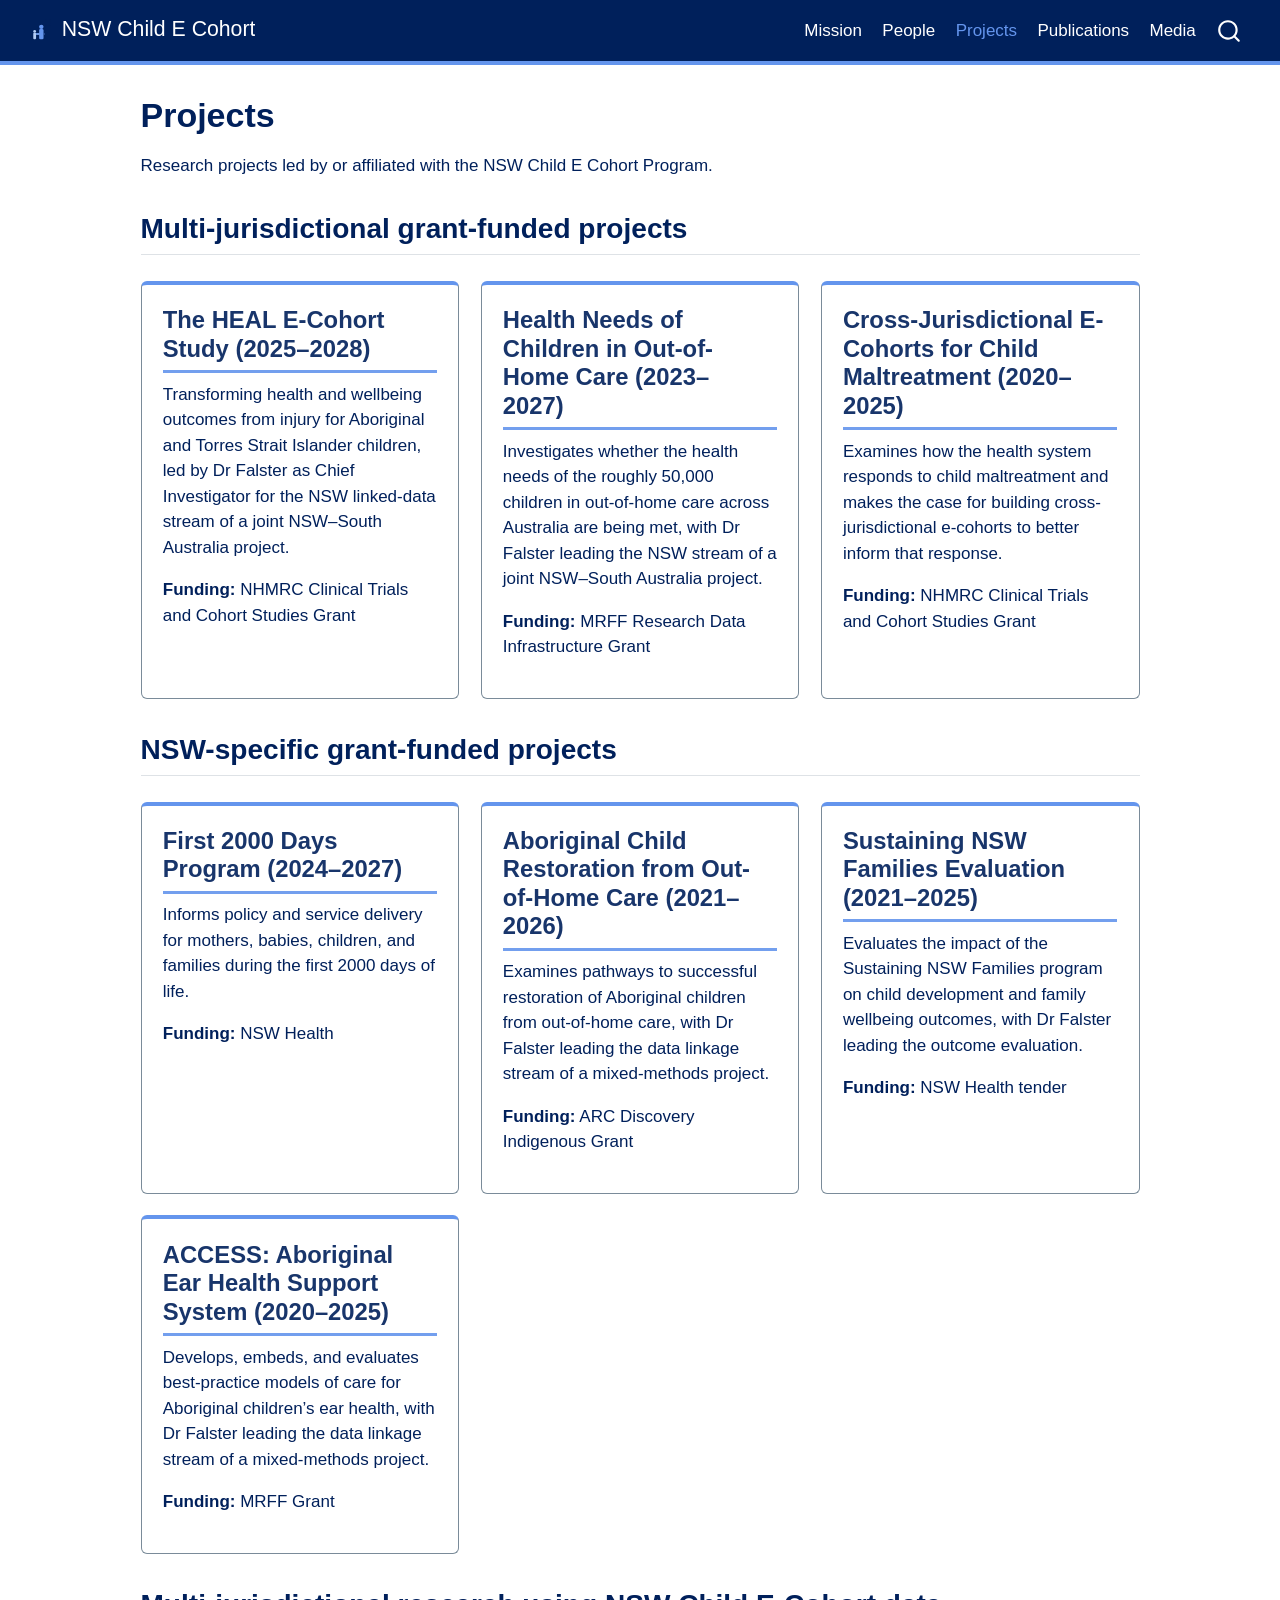
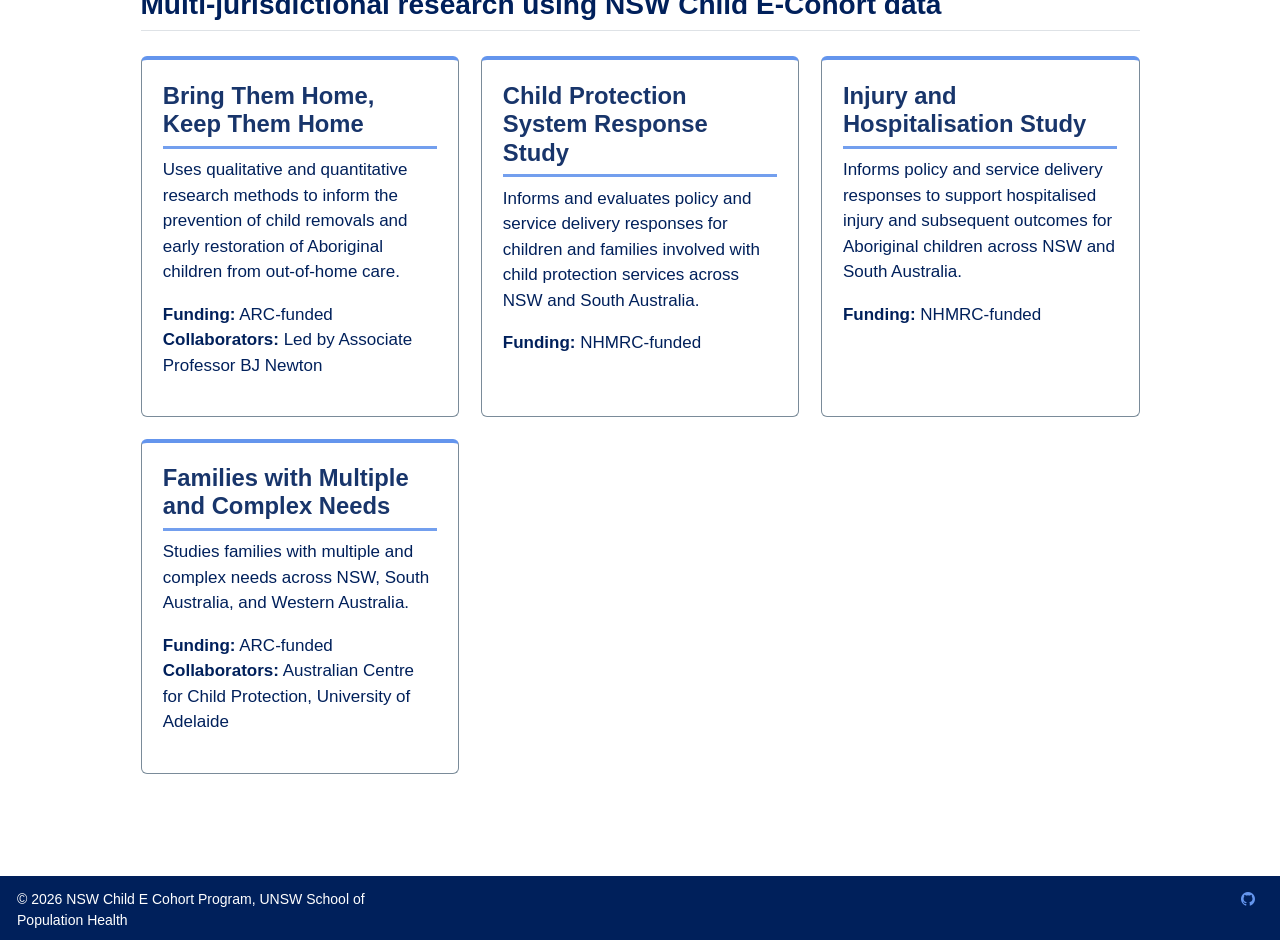
<file: projects.html>
<!DOCTYPE html>
<html xmlns="http://www.w3.org/1999/xhtml" lang="en" xml:lang="en"><head>

<meta charset="utf-8">
<meta name="generator" content="quarto-1.9.38">

<meta name="viewport" content="width=device-width, initial-scale=1.0, user-scalable=yes">


<title>Projects – NSW Child E Cohort</title>
<style>
/* Default styles provided by pandoc.
** See https://pandoc.org/MANUAL.html#variables-for-html for config info.
*/
code{white-space: pre-wrap;}
span.smallcaps{font-variant: small-caps;}
div.columns{display: flex; gap: min(4vw, 1.5em);}
div.column{flex: auto; overflow-x: auto;}
div.hanging-indent{margin-left: 1.5em; text-indent: -1.5em;}
ul.task-list{list-style: none;}
ul.task-list li input[type="checkbox"] {
  width: 0.8em;
  margin: 0 0.8em 0.2em -1em; /* quarto-specific, see https://github.com/quarto-dev/quarto-cli/issues/4556 */ 
  vertical-align: middle;
}
</style>


<script src="site_libs/quarto-nav/quarto-nav.js"></script>
<script src="site_libs/quarto-nav/headroom.min.js"></script>
<script src="site_libs/clipboard/clipboard.min.js"></script>
<script src="site_libs/quarto-search/autocomplete.umd.js"></script>
<script src="site_libs/quarto-search/fuse.min.js"></script>
<script src="site_libs/quarto-search/quarto-search.js"></script>
<meta name="quarto:offset" content="./">
<link href="./assets/images/favicon.svg" rel="icon" type="image/svg+xml">
<script src="site_libs/quarto-html/quarto.js" type="module"></script>
<script src="site_libs/quarto-html/tabsets/tabsets.js" type="module"></script>
<script src="site_libs/quarto-html/popper.min.js"></script>
<script src="site_libs/quarto-html/tippy.umd.min.js"></script>
<script src="site_libs/quarto-html/anchor.min.js"></script>
<link href="site_libs/quarto-html/tippy.css" rel="stylesheet">
<link href="site_libs/quarto-html/quarto-syntax-highlighting-15634bcf2e68342d4ad2dfa704d543f6.css" rel="stylesheet" id="quarto-text-highlighting-styles">
<script src="site_libs/bootstrap/bootstrap.min.js"></script>
<link href="site_libs/bootstrap/bootstrap-icons.css" rel="stylesheet">
<link href="site_libs/bootstrap/bootstrap-b86cab729608e47362b2875f654cd243.min.css" rel="stylesheet" append-hash="true" id="quarto-bootstrap" data-mode="light">
<script id="quarto-search-options" type="application/json">{
  "location": "navbar",
  "copy-button": false,
  "collapse-after": 3,
  "panel-placement": "end",
  "type": "overlay",
  "limit": 50,
  "keyboard-shortcut": [
    "f",
    "/",
    "s"
  ],
  "show-item-context": false,
  "language": {
    "search-no-results-text": "No results",
    "search-matching-documents-text": "matching documents",
    "search-copy-link-title": "Copy link to search",
    "search-hide-matches-text": "Hide additional matches",
    "search-more-match-text": "more match in this document",
    "search-more-matches-text": "more matches in this document",
    "search-clear-button-title": "Clear",
    "search-text-placeholder": "",
    "search-detached-cancel-button-title": "Cancel",
    "search-submit-button-title": "Submit",
    "search-label": "Search"
  }
}</script>


</head>

<body class="nav-fixed fullcontent quarto-light">

<div id="quarto-search-results"></div>
  <header id="quarto-header" class="headroom fixed-top">
    <nav class="navbar navbar-expand-lg " data-bs-theme="dark">
      <div class="navbar-container container-fluid">
      <div class="navbar-brand-container mx-auto">
    <a href="./index.html" class="navbar-brand navbar-brand-logo">
    <img src="./assets/images/logo.svg" alt="" class="navbar-logo light-content">
    <img src="./assets/images/logo.svg" alt="" class="navbar-logo dark-content">
    </a>
    <a class="navbar-brand" href="./index.html">
    <span class="navbar-title">NSW Child E Cohort</span>
    </a>
  </div>
            <div id="quarto-search" class="" title="Search"></div>
          <button class="navbar-toggler" type="button" data-bs-toggle="collapse" data-bs-target="#navbarCollapse" aria-controls="navbarCollapse" role="menu" aria-expanded="false" aria-label="Toggle navigation" onclick="if (window.quartoToggleHeadroom) { window.quartoToggleHeadroom(); }">
  <span class="navbar-toggler-icon"></span>
</button>
          <div class="collapse navbar-collapse" id="navbarCollapse">
            <ul class="navbar-nav navbar-nav-scroll ms-auto">
  <li class="nav-item">
    <a class="nav-link" href="./mission.html"> 
<span class="menu-text">Mission</span></a>
  </li>  
  <li class="nav-item">
    <a class="nav-link" href="./people.html"> 
<span class="menu-text">People</span></a>
  </li>  
  <li class="nav-item">
    <a class="nav-link active" href="./projects.html" aria-current="page"> 
<span class="menu-text">Projects</span></a>
  </li>  
  <li class="nav-item">
    <a class="nav-link" href="./publications.html"> 
<span class="menu-text">Publications</span></a>
  </li>  
  <li class="nav-item">
    <a class="nav-link" href="./media.html"> 
<span class="menu-text">Media</span></a>
  </li>  
</ul>
          </div> <!-- /navcollapse -->
            <div class="quarto-navbar-tools">
</div>
      </div> <!-- /container-fluid -->
    </nav>
</header>
<!-- content -->
<div id="quarto-content" class="quarto-container page-columns page-rows-contents page-layout-article page-navbar">
<!-- sidebar -->
<!-- margin-sidebar -->
    
<!-- main -->
<main class="content" id="quarto-document-content">

<header id="title-block-header" class="quarto-title-block default">
<div class="quarto-title">
<h1 class="title">Projects</h1>
</div>



<div class="quarto-title-meta">

    
  
    
  </div>
  


</header>


<p>Research projects led by or affiliated with the NSW Child E Cohort Program.</p>
<section id="multi-jurisdictional-grant-funded-projects" class="level2">
<h2 class="anchored" data-anchor-id="multi-jurisdictional-grant-funded-projects">Multi-jurisdictional grant-funded projects</h2>
<div class="card-grid">
<section id="the-heal-e-cohort-study-20252028" class="level3 info-card">
<h3 class="anchored" data-anchor-id="the-heal-e-cohort-study-20252028">The HEAL E-Cohort Study (2025–2028)</h3>
<p>Transforming health and wellbeing outcomes from injury for Aboriginal and Torres Strait Islander children, led by Dr Falster as Chief Investigator for the NSW linked-data stream of a joint NSW–South Australia project.</p>
<p><strong>Funding:</strong> NHMRC Clinical Trials and Cohort Studies Grant</p>
</section>
<section id="health-needs-of-children-in-out-of-home-care-20232027" class="level3 info-card">
<h3 class="anchored" data-anchor-id="health-needs-of-children-in-out-of-home-care-20232027">Health Needs of Children in Out-of-Home Care (2023–2027)</h3>
<p>Investigates whether the health needs of the roughly 50,000 children in out-of-home care across Australia are being met, with Dr Falster leading the NSW stream of a joint NSW–South Australia project.</p>
<p><strong>Funding:</strong> MRFF Research Data Infrastructure Grant</p>
</section>
<section id="cross-jurisdictional-e-cohorts-for-child-maltreatment-20202025" class="level3 info-card">
<h3 class="anchored" data-anchor-id="cross-jurisdictional-e-cohorts-for-child-maltreatment-20202025">Cross-Jurisdictional E-Cohorts for Child Maltreatment (2020–2025)</h3>
<p>Examines how the health system responds to child maltreatment and makes the case for building cross-jurisdictional e-cohorts to better inform that response.</p>
<p><strong>Funding:</strong> NHMRC Clinical Trials and Cohort Studies Grant</p>
</section>
</div>
</section>
<section id="nsw-specific-grant-funded-projects" class="level2">
<h2 class="anchored" data-anchor-id="nsw-specific-grant-funded-projects">NSW-specific grant-funded projects</h2>
<div class="card-grid">
<section id="first-2000-days-program-20242027" class="level3 info-card">
<h3 class="anchored" data-anchor-id="first-2000-days-program-20242027">First 2000 Days Program (2024–2027)</h3>
<p>Informs policy and service delivery for mothers, babies, children, and families during the first 2000 days of life.</p>
<p><strong>Funding:</strong> NSW Health</p>
</section>
<section id="aboriginal-child-restoration-from-out-of-home-care-20212026" class="level3 info-card">
<h3 class="anchored" data-anchor-id="aboriginal-child-restoration-from-out-of-home-care-20212026">Aboriginal Child Restoration from Out-of-Home Care (2021–2026)</h3>
<p>Examines pathways to successful restoration of Aboriginal children from out-of-home care, with Dr Falster leading the data linkage stream of a mixed-methods project.</p>
<p><strong>Funding:</strong> ARC Discovery Indigenous Grant</p>
</section>
<section id="sustaining-nsw-families-evaluation-20212025" class="level3 info-card">
<h3 class="anchored" data-anchor-id="sustaining-nsw-families-evaluation-20212025">Sustaining NSW Families Evaluation (2021–2025)</h3>
<p>Evaluates the impact of the Sustaining NSW Families program on child development and family wellbeing outcomes, with Dr Falster leading the outcome evaluation.</p>
<p><strong>Funding:</strong> NSW Health tender</p>
</section>
<section id="access-aboriginal-ear-health-support-system-20202025" class="level3 info-card">
<h3 class="anchored" data-anchor-id="access-aboriginal-ear-health-support-system-20202025">ACCESS: Aboriginal Ear Health Support System (2020–2025)</h3>
<p>Develops, embeds, and evaluates best-practice models of care for Aboriginal children’s ear health, with Dr Falster leading the data linkage stream of a mixed-methods project.</p>
<p><strong>Funding:</strong> MRFF Grant</p>
</section>
</div>
</section>
<section id="multi-jurisdictional-research-using-nsw-child-e-cohort-data" class="level2">
<h2 class="anchored" data-anchor-id="multi-jurisdictional-research-using-nsw-child-e-cohort-data">Multi-jurisdictional research using NSW Child E-Cohort data</h2>
<div class="card-grid">
<section id="bring-them-home-keep-them-home" class="level3 info-card">
<h3 class="anchored" data-anchor-id="bring-them-home-keep-them-home">Bring Them Home, Keep Them Home</h3>
<p>Uses qualitative and quantitative research methods to inform the prevention of child removals and early restoration of Aboriginal children from out-of-home care.</p>
<p><strong>Funding:</strong> ARC-funded <strong>Collaborators:</strong> Led by Associate Professor BJ Newton</p>
</section>
<section id="child-protection-system-response-study" class="level3 info-card">
<h3 class="anchored" data-anchor-id="child-protection-system-response-study">Child Protection System Response Study</h3>
<p>Informs and evaluates policy and service delivery responses for children and families involved with child protection services across NSW and South Australia.</p>
<p><strong>Funding:</strong> NHMRC-funded</p>
</section>
<section id="injury-and-hospitalisation-study" class="level3 info-card">
<h3 class="anchored" data-anchor-id="injury-and-hospitalisation-study">Injury and Hospitalisation Study</h3>
<p>Informs policy and service delivery responses to support hospitalised injury and subsequent outcomes for Aboriginal children across NSW and South Australia.</p>
<p><strong>Funding:</strong> NHMRC-funded</p>
</section>
<section id="families-with-multiple-and-complex-needs" class="level3 info-card">
<h3 class="anchored" data-anchor-id="families-with-multiple-and-complex-needs">Families with Multiple and Complex Needs</h3>
<p>Studies families with multiple and complex needs across NSW, South Australia, and Western Australia.</p>
<p><strong>Funding:</strong> ARC-funded <strong>Collaborators:</strong> Australian Centre for Child Protection, University of Adelaide</p>
</section>
</div>


</section>

</main> <!-- /main -->
<script id="quarto-html-after-body" type="application/javascript">
  window.document.addEventListener("DOMContentLoaded", function (event) {
    const icon = "";
    const anchorJS = new window.AnchorJS();
    anchorJS.options = {
      placement: 'right',
      icon: icon
    };
    anchorJS.add('.anchored');
    const isCodeAnnotation = (el) => {
      for (const clz of el.classList) {
        if (clz.startsWith('code-annotation-')) {                     
          return true;
        }
      }
      return false;
    }
    const onCopySuccess = function(e) {
      // button target
      const button = e.trigger;
      // don't keep focus
      button.blur();
      // flash "checked"
      button.classList.add('code-copy-button-checked');
      var currentTitle = button.getAttribute("title");
      button.setAttribute("title", "Copied!");
      let tooltip;
      if (window.bootstrap) {
        button.setAttribute("data-bs-toggle", "tooltip");
        button.setAttribute("data-bs-placement", "left");
        button.setAttribute("data-bs-title", "Copied!");
        tooltip = new bootstrap.Tooltip(button, 
          { trigger: "manual", 
            customClass: "code-copy-button-tooltip",
            offset: [0, -8]});
        tooltip.show();    
      }
      setTimeout(function() {
        if (tooltip) {
          tooltip.hide();
          button.removeAttribute("data-bs-title");
          button.removeAttribute("data-bs-toggle");
          button.removeAttribute("data-bs-placement");
        }
        button.setAttribute("title", currentTitle);
        button.classList.remove('code-copy-button-checked');
      }, 1000);
      // clear code selection
      e.clearSelection();
    }
    const getTextToCopy = function(trigger) {
      const outerScaffold = trigger.parentElement.cloneNode(true);
      const codeEl = outerScaffold.querySelector('code');
      for (const childEl of codeEl.children) {
        if (isCodeAnnotation(childEl)) {
          childEl.remove();
        }
      }
      return codeEl.innerText;
    }
    const clipboard = new window.ClipboardJS('.code-copy-button:not([data-in-quarto-modal])', {
      text: getTextToCopy
    });
    clipboard.on('success', onCopySuccess);
    if (window.document.getElementById('quarto-embedded-source-code-modal')) {
      const clipboardModal = new window.ClipboardJS('.code-copy-button[data-in-quarto-modal]', {
        text: getTextToCopy,
        container: window.document.getElementById('quarto-embedded-source-code-modal')
      });
      clipboardModal.on('success', onCopySuccess);
    }
      var localhostRegex = new RegExp(/^(?:http|https):\/\/localhost\:?[0-9]*\//);
      var mailtoRegex = new RegExp(/^mailto:/);
        var filterRegex = new RegExp('/' + window.location.host + '/');
      var isInternal = (href) => {
          return filterRegex.test(href) || localhostRegex.test(href) || mailtoRegex.test(href);
      }
      // Inspect non-navigation links and adorn them if external
     var links = window.document.querySelectorAll('a[href]:not(.nav-link):not(.navbar-brand):not(.toc-action):not(.sidebar-link):not(.sidebar-item-toggle):not(.pagination-link):not(.no-external):not([aria-hidden]):not(.dropdown-item):not(.quarto-navigation-tool):not(.about-link)');
      for (var i=0; i<links.length; i++) {
        const link = links[i];
        if (!isInternal(link.href)) {
          // undo the damage that might have been done by quarto-nav.js in the case of
          // links that we want to consider external
          if (link.dataset.originalHref !== undefined) {
            link.href = link.dataset.originalHref;
          }
        }
      }
    function tippyHover(el, contentFn, onTriggerFn, onUntriggerFn) {
      const config = {
        allowHTML: true,
        maxWidth: 500,
        delay: 100,
        arrow: false,
        appendTo: function(el) {
            return el.parentElement;
        },
        interactive: true,
        interactiveBorder: 10,
        theme: 'quarto',
        placement: 'bottom-start',
      };
      if (contentFn) {
        config.content = contentFn;
      }
      if (onTriggerFn) {
        config.onTrigger = onTriggerFn;
      }
      if (onUntriggerFn) {
        config.onUntrigger = onUntriggerFn;
      }
      window.tippy(el, config); 
    }
    const noterefs = window.document.querySelectorAll('a[role="doc-noteref"]');
    for (var i=0; i<noterefs.length; i++) {
      const ref = noterefs[i];
      tippyHover(ref, function() {
        // use id or data attribute instead here
        let href = ref.getAttribute('data-footnote-href') || ref.getAttribute('href');
        try { href = new URL(href).hash; } catch {}
        const id = href.replace(/^#\/?/, "");
        const note = window.document.getElementById(id);
        if (note) {
          return note.innerHTML;
        } else {
          return "";
        }
      });
    }
    const xrefs = window.document.querySelectorAll('a.quarto-xref');
    const processXRef = (id, note) => {
      // Strip column container classes
      const stripColumnClz = (el) => {
        el.classList.remove("page-full", "page-columns");
        if (el.children) {
          for (const child of el.children) {
            stripColumnClz(child);
          }
        }
      }
      stripColumnClz(note)
      if (id === null || id.startsWith('sec-')) {
        // Special case sections, only their first couple elements
        const container = document.createElement("div");
        if (note.children && note.children.length > 2) {
          container.appendChild(note.children[0].cloneNode(true));
          for (let i = 1; i < note.children.length; i++) {
            const child = note.children[i];
            if (child.tagName === "P" && child.innerText === "") {
              continue;
            } else {
              container.appendChild(child.cloneNode(true));
              break;
            }
          }
          if (window.Quarto?.typesetMath) {
            window.Quarto.typesetMath(container);
          }
          return container.innerHTML
        } else {
          if (window.Quarto?.typesetMath) {
            window.Quarto.typesetMath(note);
          }
          return note.innerHTML;
        }
      } else {
        // Remove any anchor links if they are present
        const anchorLink = note.querySelector('a.anchorjs-link');
        if (anchorLink) {
          anchorLink.remove();
        }
        if (window.Quarto?.typesetMath) {
          window.Quarto.typesetMath(note);
        }
        if (note.classList.contains("callout")) {
          return note.outerHTML;
        } else {
          return note.innerHTML;
        }
      }
    }
    for (var i=0; i<xrefs.length; i++) {
      const xref = xrefs[i];
      tippyHover(xref, undefined, function(instance) {
        instance.disable();
        let url = xref.getAttribute('href');
        let hash = undefined; 
        if (url.startsWith('#')) {
          hash = url;
        } else {
          try { hash = new URL(url).hash; } catch {}
        }
        if (hash) {
          const id = hash.replace(/^#\/?/, "");
          const note = window.document.getElementById(id);
          if (note !== null) {
            try {
              const html = processXRef(id, note.cloneNode(true));
              instance.setContent(html);
            } finally {
              instance.enable();
              instance.show();
            }
          } else {
            // See if we can fetch this
            fetch(url.split('#')[0])
            .then(res => res.text())
            .then(html => {
              const parser = new DOMParser();
              const htmlDoc = parser.parseFromString(html, "text/html");
              const note = htmlDoc.getElementById(id);
              if (note !== null) {
                const html = processXRef(id, note);
                instance.setContent(html);
              } 
            }).finally(() => {
              instance.enable();
              instance.show();
            });
          }
        } else {
          // See if we can fetch a full url (with no hash to target)
          // This is a special case and we should probably do some content thinning / targeting
          fetch(url)
          .then(res => res.text())
          .then(html => {
            const parser = new DOMParser();
            const htmlDoc = parser.parseFromString(html, "text/html");
            const note = htmlDoc.querySelector('main.content');
            if (note !== null) {
              // This should only happen for chapter cross references
              // (since there is no id in the URL)
              // remove the first header
              if (note.children.length > 0 && note.children[0].tagName === "HEADER") {
                note.children[0].remove();
              }
              const html = processXRef(null, note);
              instance.setContent(html);
            } 
          }).finally(() => {
            instance.enable();
            instance.show();
          });
        }
      }, function(instance) {
      });
    }
        let selectedAnnoteEl;
        const selectorForAnnotation = ( cell, annotation) => {
          let cellAttr = 'data-code-cell="' + cell + '"';
          let lineAttr = 'data-code-annotation="' +  annotation + '"';
          const selector = 'span[' + cellAttr + '][' + lineAttr + ']';
          return selector;
        }
        const selectCodeLines = (annoteEl) => {
          const doc = window.document;
          const targetCell = annoteEl.getAttribute("data-target-cell");
          const targetAnnotation = annoteEl.getAttribute("data-target-annotation");
          const annoteSpan = window.document.querySelector(selectorForAnnotation(targetCell, targetAnnotation));
          const lines = annoteSpan.getAttribute("data-code-lines").split(",");
          const lineIds = lines.map((line) => {
            return targetCell + "-" + line;
          })
          let top = null;
          let height = null;
          let parent = null;
          if (lineIds.length > 0) {
              //compute the position of the single el (top and bottom and make a div)
              const el = window.document.getElementById(lineIds[0]);
              top = el.offsetTop;
              height = el.offsetHeight;
              parent = el.parentElement.parentElement;
            if (lineIds.length > 1) {
              const lastEl = window.document.getElementById(lineIds[lineIds.length - 1]);
              const bottom = lastEl.offsetTop + lastEl.offsetHeight;
              height = bottom - top;
            }
            if (top !== null && height !== null && parent !== null) {
              // cook up a div (if necessary) and position it 
              let div = window.document.getElementById("code-annotation-line-highlight");
              if (div === null) {
                div = window.document.createElement("div");
                div.setAttribute("id", "code-annotation-line-highlight");
                div.style.position = 'absolute';
                parent.appendChild(div);
              }
              div.style.top = top - 2 + "px";
              div.style.height = height + 4 + "px";
              div.style.left = 0;
              let gutterDiv = window.document.getElementById("code-annotation-line-highlight-gutter");
              if (gutterDiv === null) {
                gutterDiv = window.document.createElement("div");
                gutterDiv.setAttribute("id", "code-annotation-line-highlight-gutter");
                gutterDiv.style.position = 'absolute';
                const codeCell = window.document.getElementById(targetCell);
                const gutter = codeCell.querySelector('.code-annotation-gutter');
                gutter.appendChild(gutterDiv);
              }
              gutterDiv.style.top = top - 2 + "px";
              gutterDiv.style.height = height + 4 + "px";
            }
            selectedAnnoteEl = annoteEl;
          }
        };
        const unselectCodeLines = () => {
          const elementsIds = ["code-annotation-line-highlight", "code-annotation-line-highlight-gutter"];
          elementsIds.forEach((elId) => {
            const div = window.document.getElementById(elId);
            if (div) {
              div.remove();
            }
          });
          selectedAnnoteEl = undefined;
        };
          // Handle positioning of the toggle
      window.addEventListener(
        "resize",
        throttle(() => {
          elRect = undefined;
          if (selectedAnnoteEl) {
            selectCodeLines(selectedAnnoteEl);
          }
        }, 10)
      );
      function throttle(fn, ms) {
      let throttle = false;
      let timer;
        return (...args) => {
          if(!throttle) { // first call gets through
              fn.apply(this, args);
              throttle = true;
          } else { // all the others get throttled
              if(timer) clearTimeout(timer); // cancel #2
              timer = setTimeout(() => {
                fn.apply(this, args);
                timer = throttle = false;
              }, ms);
          }
        };
      }
        // Attach click handler to the DT
        const annoteDls = window.document.querySelectorAll('dt[data-target-cell]');
        for (const annoteDlNode of annoteDls) {
          annoteDlNode.addEventListener('click', (event) => {
            const clickedEl = event.target;
            if (clickedEl !== selectedAnnoteEl) {
              unselectCodeLines();
              const activeEl = window.document.querySelector('dt[data-target-cell].code-annotation-active');
              if (activeEl) {
                activeEl.classList.remove('code-annotation-active');
              }
              selectCodeLines(clickedEl);
              clickedEl.classList.add('code-annotation-active');
            } else {
              // Unselect the line
              unselectCodeLines();
              clickedEl.classList.remove('code-annotation-active');
            }
          });
        }
    const findCites = (el) => {
      const parentEl = el.parentElement;
      if (parentEl) {
        const cites = parentEl.dataset.cites;
        if (cites) {
          return {
            el,
            cites: cites.split(' ')
          };
        } else {
          return findCites(el.parentElement)
        }
      } else {
        return undefined;
      }
    };
    var bibliorefs = window.document.querySelectorAll('a[role="doc-biblioref"]');
    for (var i=0; i<bibliorefs.length; i++) {
      const ref = bibliorefs[i];
      const citeInfo = findCites(ref);
      if (citeInfo) {
        tippyHover(citeInfo.el, function() {
          var popup = window.document.createElement('div');
          citeInfo.cites.forEach(function(cite) {
            var citeDiv = window.document.createElement('div');
            citeDiv.classList.add('hanging-indent');
            citeDiv.classList.add('csl-entry');
            var biblioDiv = window.document.getElementById('ref-' + cite);
            if (biblioDiv) {
              citeDiv.innerHTML = biblioDiv.innerHTML;
            }
            popup.appendChild(citeDiv);
          });
          return popup.innerHTML;
        });
      }
    }
  });
  </script>
</div> <!-- /content -->
<footer class="footer">
  <div class="nav-footer">
    <div class="nav-footer-left">
<p>© 2026 NSW Child E Cohort Program, UNSW School of Population Health</p>
</div>   
    <div class="nav-footer-center">
      &nbsp;
    </div>
    <div class="nav-footer-right">
      <ul class="footer-items list-unstyled">
    <li class="nav-item compact">
    <a class="nav-link" href="https://github.com/">
      <i class="bi bi-github" role="img">
</i> 
    </a>
  </li>  
</ul>
    </div>
  </div>
</footer>




</body></html>
</file>
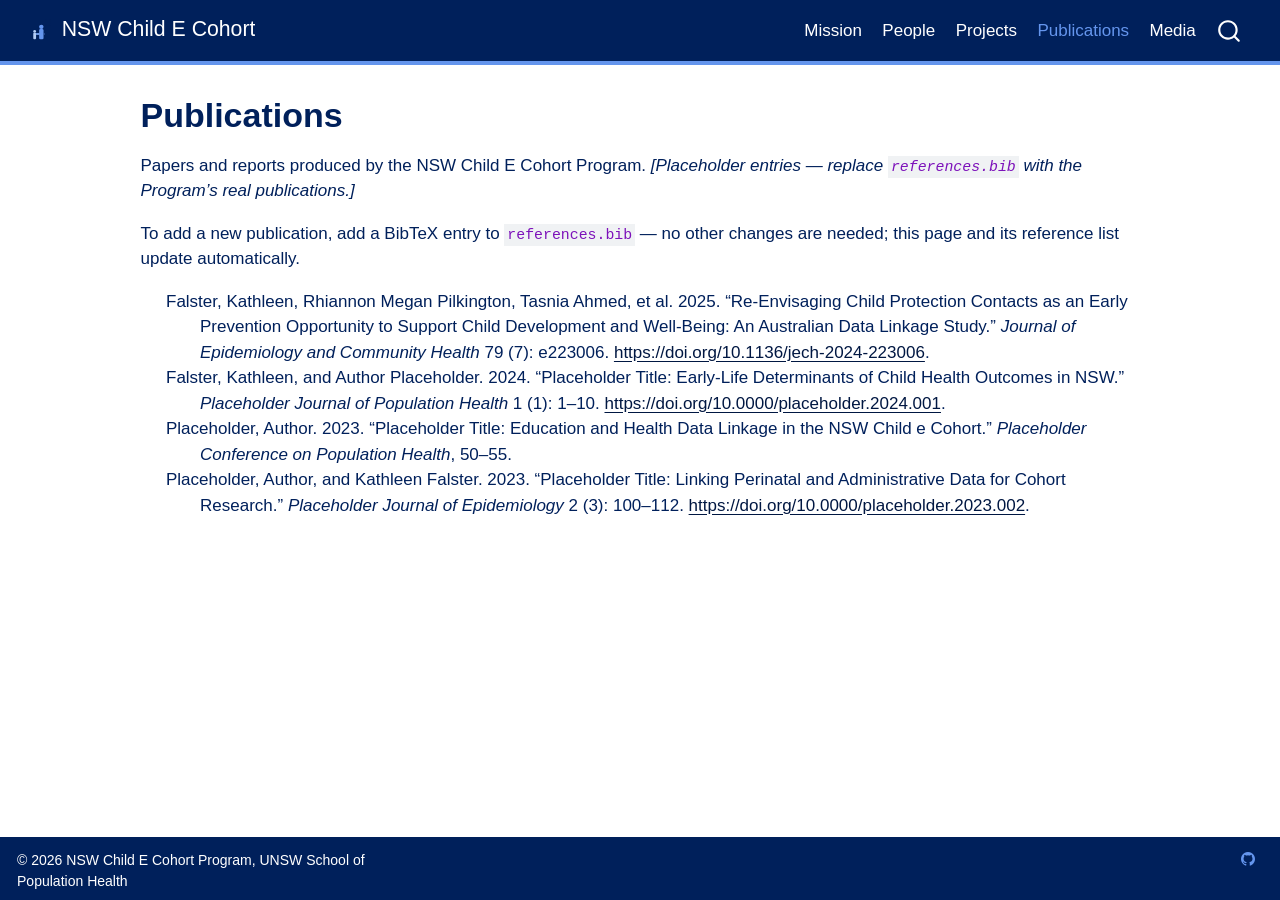
<file: publications.html>
<!DOCTYPE html>
<html xmlns="http://www.w3.org/1999/xhtml" lang="en" xml:lang="en"><head>

<meta charset="utf-8">
<meta name="generator" content="quarto-1.9.38">

<meta name="viewport" content="width=device-width, initial-scale=1.0, user-scalable=yes">


<title>Publications – NSW Child E Cohort</title>
<style>
/* Default styles provided by pandoc.
** See https://pandoc.org/MANUAL.html#variables-for-html for config info.
*/
code{white-space: pre-wrap;}
span.smallcaps{font-variant: small-caps;}
div.columns{display: flex; gap: min(4vw, 1.5em);}
div.column{flex: auto; overflow-x: auto;}
div.hanging-indent{margin-left: 1.5em; text-indent: -1.5em;}
ul.task-list{list-style: none;}
ul.task-list li input[type="checkbox"] {
  width: 0.8em;
  margin: 0 0.8em 0.2em -1em; /* quarto-specific, see https://github.com/quarto-dev/quarto-cli/issues/4556 */ 
  vertical-align: middle;
}
/* CSS for citations */
div.csl-bib-body { }
div.csl-entry {
  clear: both;
}
.hanging-indent div.csl-entry {
  margin-left:2em;
  text-indent:-2em;
}
div.csl-left-margin {
  min-width:2em;
  float:left;
}
div.csl-right-inline {
  margin-left:2em;
  padding-left:1em;
}
div.csl-indent {
  margin-left: 2em;
}</style>


<script src="site_libs/quarto-nav/quarto-nav.js"></script>
<script src="site_libs/quarto-nav/headroom.min.js"></script>
<script src="site_libs/clipboard/clipboard.min.js"></script>
<script src="site_libs/quarto-search/autocomplete.umd.js"></script>
<script src="site_libs/quarto-search/fuse.min.js"></script>
<script src="site_libs/quarto-search/quarto-search.js"></script>
<meta name="quarto:offset" content="./">
<link href="./assets/images/favicon.svg" rel="icon" type="image/svg+xml">
<script src="site_libs/quarto-html/quarto.js" type="module"></script>
<script src="site_libs/quarto-html/tabsets/tabsets.js" type="module"></script>
<script src="site_libs/quarto-html/popper.min.js"></script>
<script src="site_libs/quarto-html/tippy.umd.min.js"></script>
<script src="site_libs/quarto-html/anchor.min.js"></script>
<link href="site_libs/quarto-html/tippy.css" rel="stylesheet">
<link href="site_libs/quarto-html/quarto-syntax-highlighting-15634bcf2e68342d4ad2dfa704d543f6.css" rel="stylesheet" id="quarto-text-highlighting-styles">
<script src="site_libs/bootstrap/bootstrap.min.js"></script>
<link href="site_libs/bootstrap/bootstrap-icons.css" rel="stylesheet">
<link href="site_libs/bootstrap/bootstrap-b86cab729608e47362b2875f654cd243.min.css" rel="stylesheet" append-hash="true" id="quarto-bootstrap" data-mode="light">
<script id="quarto-search-options" type="application/json">{
  "location": "navbar",
  "copy-button": false,
  "collapse-after": 3,
  "panel-placement": "end",
  "type": "overlay",
  "limit": 50,
  "keyboard-shortcut": [
    "f",
    "/",
    "s"
  ],
  "show-item-context": false,
  "language": {
    "search-no-results-text": "No results",
    "search-matching-documents-text": "matching documents",
    "search-copy-link-title": "Copy link to search",
    "search-hide-matches-text": "Hide additional matches",
    "search-more-match-text": "more match in this document",
    "search-more-matches-text": "more matches in this document",
    "search-clear-button-title": "Clear",
    "search-text-placeholder": "",
    "search-detached-cancel-button-title": "Cancel",
    "search-submit-button-title": "Submit",
    "search-label": "Search"
  }
}</script>


</head>

<body class="nav-fixed fullcontent quarto-light">

<div id="quarto-search-results"></div>
  <header id="quarto-header" class="headroom fixed-top">
    <nav class="navbar navbar-expand-lg " data-bs-theme="dark">
      <div class="navbar-container container-fluid">
      <div class="navbar-brand-container mx-auto">
    <a href="./index.html" class="navbar-brand navbar-brand-logo">
    <img src="./assets/images/logo.svg" alt="" class="navbar-logo light-content">
    <img src="./assets/images/logo.svg" alt="" class="navbar-logo dark-content">
    </a>
    <a class="navbar-brand" href="./index.html">
    <span class="navbar-title">NSW Child E Cohort</span>
    </a>
  </div>
            <div id="quarto-search" class="" title="Search"></div>
          <button class="navbar-toggler" type="button" data-bs-toggle="collapse" data-bs-target="#navbarCollapse" aria-controls="navbarCollapse" role="menu" aria-expanded="false" aria-label="Toggle navigation" onclick="if (window.quartoToggleHeadroom) { window.quartoToggleHeadroom(); }">
  <span class="navbar-toggler-icon"></span>
</button>
          <div class="collapse navbar-collapse" id="navbarCollapse">
            <ul class="navbar-nav navbar-nav-scroll ms-auto">
  <li class="nav-item">
    <a class="nav-link" href="./mission.html"> 
<span class="menu-text">Mission</span></a>
  </li>  
  <li class="nav-item">
    <a class="nav-link" href="./people.html"> 
<span class="menu-text">People</span></a>
  </li>  
  <li class="nav-item">
    <a class="nav-link" href="./projects.html"> 
<span class="menu-text">Projects</span></a>
  </li>  
  <li class="nav-item">
    <a class="nav-link active" href="./publications.html" aria-current="page"> 
<span class="menu-text">Publications</span></a>
  </li>  
  <li class="nav-item">
    <a class="nav-link" href="./media.html"> 
<span class="menu-text">Media</span></a>
  </li>  
</ul>
          </div> <!-- /navcollapse -->
            <div class="quarto-navbar-tools">
</div>
      </div> <!-- /container-fluid -->
    </nav>
</header>
<!-- content -->
<div id="quarto-content" class="quarto-container page-columns page-rows-contents page-layout-article page-navbar">
<!-- sidebar -->
<!-- margin-sidebar -->
    
<!-- main -->
<main class="content" id="quarto-document-content">

<header id="title-block-header" class="quarto-title-block default">
<div class="quarto-title">
<h1 class="title">Publications</h1>
</div>



<div class="quarto-title-meta">

    
  
    
  </div>
  


</header>


<p>Papers and reports produced by the NSW Child E Cohort Program. <em>[Placeholder entries — replace <code>references.bib</code> with the Program’s real publications.]</em></p>
<p>To add a new publication, add a BibTeX entry to <code>references.bib</code> — no other changes are needed; this page and its reference list update automatically.</p>
<div id="refs" class="references csl-bib-body hanging-indent" role="list">
<div id="ref-falster2025reenvisaging" class="csl-entry" role="listitem">
Falster, Kathleen, Rhiannon Megan Pilkington, Tasnia Ahmed, et al. 2025. <span>“Re-Envisaging Child Protection Contacts as an Early Prevention Opportunity to Support Child Development and Well-Being: An Australian Data Linkage Study.”</span> <em>Journal of Epidemiology and Community Health</em> 79 (7): e223006. <a href="https://doi.org/10.1136/jech-2024-223006">https://doi.org/10.1136/jech-2024-223006</a>.
</div>
<div id="ref-placeholder2024one" class="csl-entry" role="listitem">
Falster, Kathleen, and Author Placeholder. 2024. <span>“Placeholder Title: Early-Life Determinants of Child Health Outcomes in NSW.”</span> <em>Placeholder Journal of Population Health</em> 1 (1): 1–10. <a href="https://doi.org/10.0000/placeholder.2024.001">https://doi.org/10.0000/placeholder.2024.001</a>.
</div>
<div id="ref-placeholder2023three" class="csl-entry" role="listitem">
Placeholder, Author. 2023. <span>“Placeholder Title: Education and Health Data Linkage in the NSW Child e Cohort.”</span> <em>Placeholder Conference on Population Health</em>, 50–55.
</div>
<div id="ref-placeholder2023two" class="csl-entry" role="listitem">
Placeholder, Author, and Kathleen Falster. 2023. <span>“Placeholder Title: Linking Perinatal and Administrative Data for Cohort Research.”</span> <em>Placeholder Journal of Epidemiology</em> 2 (3): 100–112. <a href="https://doi.org/10.0000/placeholder.2023.002">https://doi.org/10.0000/placeholder.2023.002</a>.
</div>
</div>



</main> <!-- /main -->
<script id="quarto-html-after-body" type="application/javascript">
  window.document.addEventListener("DOMContentLoaded", function (event) {
    const icon = "";
    const anchorJS = new window.AnchorJS();
    anchorJS.options = {
      placement: 'right',
      icon: icon
    };
    anchorJS.add('.anchored');
    const isCodeAnnotation = (el) => {
      for (const clz of el.classList) {
        if (clz.startsWith('code-annotation-')) {                     
          return true;
        }
      }
      return false;
    }
    const onCopySuccess = function(e) {
      // button target
      const button = e.trigger;
      // don't keep focus
      button.blur();
      // flash "checked"
      button.classList.add('code-copy-button-checked');
      var currentTitle = button.getAttribute("title");
      button.setAttribute("title", "Copied!");
      let tooltip;
      if (window.bootstrap) {
        button.setAttribute("data-bs-toggle", "tooltip");
        button.setAttribute("data-bs-placement", "left");
        button.setAttribute("data-bs-title", "Copied!");
        tooltip = new bootstrap.Tooltip(button, 
          { trigger: "manual", 
            customClass: "code-copy-button-tooltip",
            offset: [0, -8]});
        tooltip.show();    
      }
      setTimeout(function() {
        if (tooltip) {
          tooltip.hide();
          button.removeAttribute("data-bs-title");
          button.removeAttribute("data-bs-toggle");
          button.removeAttribute("data-bs-placement");
        }
        button.setAttribute("title", currentTitle);
        button.classList.remove('code-copy-button-checked');
      }, 1000);
      // clear code selection
      e.clearSelection();
    }
    const getTextToCopy = function(trigger) {
      const outerScaffold = trigger.parentElement.cloneNode(true);
      const codeEl = outerScaffold.querySelector('code');
      for (const childEl of codeEl.children) {
        if (isCodeAnnotation(childEl)) {
          childEl.remove();
        }
      }
      return codeEl.innerText;
    }
    const clipboard = new window.ClipboardJS('.code-copy-button:not([data-in-quarto-modal])', {
      text: getTextToCopy
    });
    clipboard.on('success', onCopySuccess);
    if (window.document.getElementById('quarto-embedded-source-code-modal')) {
      const clipboardModal = new window.ClipboardJS('.code-copy-button[data-in-quarto-modal]', {
        text: getTextToCopy,
        container: window.document.getElementById('quarto-embedded-source-code-modal')
      });
      clipboardModal.on('success', onCopySuccess);
    }
      var localhostRegex = new RegExp(/^(?:http|https):\/\/localhost\:?[0-9]*\//);
      var mailtoRegex = new RegExp(/^mailto:/);
        var filterRegex = new RegExp('/' + window.location.host + '/');
      var isInternal = (href) => {
          return filterRegex.test(href) || localhostRegex.test(href) || mailtoRegex.test(href);
      }
      // Inspect non-navigation links and adorn them if external
     var links = window.document.querySelectorAll('a[href]:not(.nav-link):not(.navbar-brand):not(.toc-action):not(.sidebar-link):not(.sidebar-item-toggle):not(.pagination-link):not(.no-external):not([aria-hidden]):not(.dropdown-item):not(.quarto-navigation-tool):not(.about-link)');
      for (var i=0; i<links.length; i++) {
        const link = links[i];
        if (!isInternal(link.href)) {
          // undo the damage that might have been done by quarto-nav.js in the case of
          // links that we want to consider external
          if (link.dataset.originalHref !== undefined) {
            link.href = link.dataset.originalHref;
          }
        }
      }
    function tippyHover(el, contentFn, onTriggerFn, onUntriggerFn) {
      const config = {
        allowHTML: true,
        maxWidth: 500,
        delay: 100,
        arrow: false,
        appendTo: function(el) {
            return el.parentElement;
        },
        interactive: true,
        interactiveBorder: 10,
        theme: 'quarto',
        placement: 'bottom-start',
      };
      if (contentFn) {
        config.content = contentFn;
      }
      if (onTriggerFn) {
        config.onTrigger = onTriggerFn;
      }
      if (onUntriggerFn) {
        config.onUntrigger = onUntriggerFn;
      }
      window.tippy(el, config); 
    }
    const noterefs = window.document.querySelectorAll('a[role="doc-noteref"]');
    for (var i=0; i<noterefs.length; i++) {
      const ref = noterefs[i];
      tippyHover(ref, function() {
        // use id or data attribute instead here
        let href = ref.getAttribute('data-footnote-href') || ref.getAttribute('href');
        try { href = new URL(href).hash; } catch {}
        const id = href.replace(/^#\/?/, "");
        const note = window.document.getElementById(id);
        if (note) {
          return note.innerHTML;
        } else {
          return "";
        }
      });
    }
    const xrefs = window.document.querySelectorAll('a.quarto-xref');
    const processXRef = (id, note) => {
      // Strip column container classes
      const stripColumnClz = (el) => {
        el.classList.remove("page-full", "page-columns");
        if (el.children) {
          for (const child of el.children) {
            stripColumnClz(child);
          }
        }
      }
      stripColumnClz(note)
      if (id === null || id.startsWith('sec-')) {
        // Special case sections, only their first couple elements
        const container = document.createElement("div");
        if (note.children && note.children.length > 2) {
          container.appendChild(note.children[0].cloneNode(true));
          for (let i = 1; i < note.children.length; i++) {
            const child = note.children[i];
            if (child.tagName === "P" && child.innerText === "") {
              continue;
            } else {
              container.appendChild(child.cloneNode(true));
              break;
            }
          }
          if (window.Quarto?.typesetMath) {
            window.Quarto.typesetMath(container);
          }
          return container.innerHTML
        } else {
          if (window.Quarto?.typesetMath) {
            window.Quarto.typesetMath(note);
          }
          return note.innerHTML;
        }
      } else {
        // Remove any anchor links if they are present
        const anchorLink = note.querySelector('a.anchorjs-link');
        if (anchorLink) {
          anchorLink.remove();
        }
        if (window.Quarto?.typesetMath) {
          window.Quarto.typesetMath(note);
        }
        if (note.classList.contains("callout")) {
          return note.outerHTML;
        } else {
          return note.innerHTML;
        }
      }
    }
    for (var i=0; i<xrefs.length; i++) {
      const xref = xrefs[i];
      tippyHover(xref, undefined, function(instance) {
        instance.disable();
        let url = xref.getAttribute('href');
        let hash = undefined; 
        if (url.startsWith('#')) {
          hash = url;
        } else {
          try { hash = new URL(url).hash; } catch {}
        }
        if (hash) {
          const id = hash.replace(/^#\/?/, "");
          const note = window.document.getElementById(id);
          if (note !== null) {
            try {
              const html = processXRef(id, note.cloneNode(true));
              instance.setContent(html);
            } finally {
              instance.enable();
              instance.show();
            }
          } else {
            // See if we can fetch this
            fetch(url.split('#')[0])
            .then(res => res.text())
            .then(html => {
              const parser = new DOMParser();
              const htmlDoc = parser.parseFromString(html, "text/html");
              const note = htmlDoc.getElementById(id);
              if (note !== null) {
                const html = processXRef(id, note);
                instance.setContent(html);
              } 
            }).finally(() => {
              instance.enable();
              instance.show();
            });
          }
        } else {
          // See if we can fetch a full url (with no hash to target)
          // This is a special case and we should probably do some content thinning / targeting
          fetch(url)
          .then(res => res.text())
          .then(html => {
            const parser = new DOMParser();
            const htmlDoc = parser.parseFromString(html, "text/html");
            const note = htmlDoc.querySelector('main.content');
            if (note !== null) {
              // This should only happen for chapter cross references
              // (since there is no id in the URL)
              // remove the first header
              if (note.children.length > 0 && note.children[0].tagName === "HEADER") {
                note.children[0].remove();
              }
              const html = processXRef(null, note);
              instance.setContent(html);
            } 
          }).finally(() => {
            instance.enable();
            instance.show();
          });
        }
      }, function(instance) {
      });
    }
        let selectedAnnoteEl;
        const selectorForAnnotation = ( cell, annotation) => {
          let cellAttr = 'data-code-cell="' + cell + '"';
          let lineAttr = 'data-code-annotation="' +  annotation + '"';
          const selector = 'span[' + cellAttr + '][' + lineAttr + ']';
          return selector;
        }
        const selectCodeLines = (annoteEl) => {
          const doc = window.document;
          const targetCell = annoteEl.getAttribute("data-target-cell");
          const targetAnnotation = annoteEl.getAttribute("data-target-annotation");
          const annoteSpan = window.document.querySelector(selectorForAnnotation(targetCell, targetAnnotation));
          const lines = annoteSpan.getAttribute("data-code-lines").split(",");
          const lineIds = lines.map((line) => {
            return targetCell + "-" + line;
          })
          let top = null;
          let height = null;
          let parent = null;
          if (lineIds.length > 0) {
              //compute the position of the single el (top and bottom and make a div)
              const el = window.document.getElementById(lineIds[0]);
              top = el.offsetTop;
              height = el.offsetHeight;
              parent = el.parentElement.parentElement;
            if (lineIds.length > 1) {
              const lastEl = window.document.getElementById(lineIds[lineIds.length - 1]);
              const bottom = lastEl.offsetTop + lastEl.offsetHeight;
              height = bottom - top;
            }
            if (top !== null && height !== null && parent !== null) {
              // cook up a div (if necessary) and position it 
              let div = window.document.getElementById("code-annotation-line-highlight");
              if (div === null) {
                div = window.document.createElement("div");
                div.setAttribute("id", "code-annotation-line-highlight");
                div.style.position = 'absolute';
                parent.appendChild(div);
              }
              div.style.top = top - 2 + "px";
              div.style.height = height + 4 + "px";
              div.style.left = 0;
              let gutterDiv = window.document.getElementById("code-annotation-line-highlight-gutter");
              if (gutterDiv === null) {
                gutterDiv = window.document.createElement("div");
                gutterDiv.setAttribute("id", "code-annotation-line-highlight-gutter");
                gutterDiv.style.position = 'absolute';
                const codeCell = window.document.getElementById(targetCell);
                const gutter = codeCell.querySelector('.code-annotation-gutter');
                gutter.appendChild(gutterDiv);
              }
              gutterDiv.style.top = top - 2 + "px";
              gutterDiv.style.height = height + 4 + "px";
            }
            selectedAnnoteEl = annoteEl;
          }
        };
        const unselectCodeLines = () => {
          const elementsIds = ["code-annotation-line-highlight", "code-annotation-line-highlight-gutter"];
          elementsIds.forEach((elId) => {
            const div = window.document.getElementById(elId);
            if (div) {
              div.remove();
            }
          });
          selectedAnnoteEl = undefined;
        };
          // Handle positioning of the toggle
      window.addEventListener(
        "resize",
        throttle(() => {
          elRect = undefined;
          if (selectedAnnoteEl) {
            selectCodeLines(selectedAnnoteEl);
          }
        }, 10)
      );
      function throttle(fn, ms) {
      let throttle = false;
      let timer;
        return (...args) => {
          if(!throttle) { // first call gets through
              fn.apply(this, args);
              throttle = true;
          } else { // all the others get throttled
              if(timer) clearTimeout(timer); // cancel #2
              timer = setTimeout(() => {
                fn.apply(this, args);
                timer = throttle = false;
              }, ms);
          }
        };
      }
        // Attach click handler to the DT
        const annoteDls = window.document.querySelectorAll('dt[data-target-cell]');
        for (const annoteDlNode of annoteDls) {
          annoteDlNode.addEventListener('click', (event) => {
            const clickedEl = event.target;
            if (clickedEl !== selectedAnnoteEl) {
              unselectCodeLines();
              const activeEl = window.document.querySelector('dt[data-target-cell].code-annotation-active');
              if (activeEl) {
                activeEl.classList.remove('code-annotation-active');
              }
              selectCodeLines(clickedEl);
              clickedEl.classList.add('code-annotation-active');
            } else {
              // Unselect the line
              unselectCodeLines();
              clickedEl.classList.remove('code-annotation-active');
            }
          });
        }
    const findCites = (el) => {
      const parentEl = el.parentElement;
      if (parentEl) {
        const cites = parentEl.dataset.cites;
        if (cites) {
          return {
            el,
            cites: cites.split(' ')
          };
        } else {
          return findCites(el.parentElement)
        }
      } else {
        return undefined;
      }
    };
    var bibliorefs = window.document.querySelectorAll('a[role="doc-biblioref"]');
    for (var i=0; i<bibliorefs.length; i++) {
      const ref = bibliorefs[i];
      const citeInfo = findCites(ref);
      if (citeInfo) {
        tippyHover(citeInfo.el, function() {
          var popup = window.document.createElement('div');
          citeInfo.cites.forEach(function(cite) {
            var citeDiv = window.document.createElement('div');
            citeDiv.classList.add('hanging-indent');
            citeDiv.classList.add('csl-entry');
            var biblioDiv = window.document.getElementById('ref-' + cite);
            if (biblioDiv) {
              citeDiv.innerHTML = biblioDiv.innerHTML;
            }
            popup.appendChild(citeDiv);
          });
          return popup.innerHTML;
        });
      }
    }
  });
  </script>
</div> <!-- /content -->
<footer class="footer">
  <div class="nav-footer">
    <div class="nav-footer-left">
<p>© 2026 NSW Child E Cohort Program, UNSW School of Population Health</p>
</div>   
    <div class="nav-footer-center">
      &nbsp;
    </div>
    <div class="nav-footer-right">
      <ul class="footer-items list-unstyled">
    <li class="nav-item compact">
    <a class="nav-link" href="https://github.com/">
      <i class="bi bi-github" role="img">
</i> 
    </a>
  </li>  
</ul>
    </div>
  </div>
</footer>




</body></html>
</file>
<file: site_libs/quarto-html/tippy.css>
.tippy-box[data-animation=fade][data-state=hidden]{opacity:0}[data-tippy-root]{max-width:calc(100vw - 10px)}.tippy-box{position:relative;background-color:#333;color:#fff;border-radius:4px;font-size:14px;line-height:1.4;white-space:normal;outline:0;transition-property:transform,visibility,opacity}.tippy-box[data-placement^=top]>.tippy-arrow{bottom:0}.tippy-box[data-placement^=top]>.tippy-arrow:before{bottom:-7px;left:0;border-width:8px 8px 0;border-top-color:initial;transform-origin:center top}.tippy-box[data-placement^=bottom]>.tippy-arrow{top:0}.tippy-box[data-placement^=bottom]>.tippy-arrow:before{top:-7px;left:0;border-width:0 8px 8px;border-bottom-color:initial;transform-origin:center bottom}.tippy-box[data-placement^=left]>.tippy-arrow{right:0}.tippy-box[data-placement^=left]>.tippy-arrow:before{border-width:8px 0 8px 8px;border-left-color:initial;right:-7px;transform-origin:center left}.tippy-box[data-placement^=right]>.tippy-arrow{left:0}.tippy-box[data-placement^=right]>.tippy-arrow:before{left:-7px;border-width:8px 8px 8px 0;border-right-color:initial;transform-origin:center right}.tippy-box[data-inertia][data-state=visible]{transition-timing-function:cubic-bezier(.54,1.5,.38,1.11)}.tippy-arrow{width:16px;height:16px;color:#333}.tippy-arrow:before{content:"";position:absolute;border-color:transparent;border-style:solid}.tippy-content{position:relative;padding:5px 9px;z-index:1}
</file>
<file: site_libs/quarto-html/quarto-syntax-highlighting-15634bcf2e68342d4ad2dfa704d543f6.css>
/* quarto syntax highlight colors */
:root {
  --quarto-hl-ot-color: #003B4F;
  --quarto-hl-at-color: #657422;
  --quarto-hl-ss-color: #20794D;
  --quarto-hl-an-color: #5E5E5E;
  --quarto-hl-fu-color: #4758AB;
  --quarto-hl-st-color: #20794D;
  --quarto-hl-cf-color: #003B4F;
  --quarto-hl-op-color: #5E5E5E;
  --quarto-hl-er-color: #AD0000;
  --quarto-hl-bn-color: #AD0000;
  --quarto-hl-al-color: #AD0000;
  --quarto-hl-va-color: #111111;
  --quarto-hl-bu-color: inherit;
  --quarto-hl-ex-color: inherit;
  --quarto-hl-pp-color: #AD0000;
  --quarto-hl-in-color: #5E5E5E;
  --quarto-hl-vs-color: #20794D;
  --quarto-hl-wa-color: #5E5E5E;
  --quarto-hl-do-color: #5E5E5E;
  --quarto-hl-im-color: #00769E;
  --quarto-hl-ch-color: #20794D;
  --quarto-hl-dt-color: #AD0000;
  --quarto-hl-fl-color: #AD0000;
  --quarto-hl-co-color: #5E5E5E;
  --quarto-hl-cv-color: #5E5E5E;
  --quarto-hl-cn-color: #8f5902;
  --quarto-hl-sc-color: #5E5E5E;
  --quarto-hl-dv-color: #AD0000;
  --quarto-hl-kw-color: #003B4F;
}

/* other quarto variables */
:root {
  --quarto-font-monospace: SFMono-Regular, Menlo, Monaco, Consolas, "Liberation Mono", "Courier New", monospace;
}

/* syntax highlight based on Pandoc's rules */
pre > code.sourceCode > span {
  color: #003B4F;
}

code.sourceCode > span {
  color: #003B4F;
}

div.sourceCode,
div.sourceCode pre.sourceCode {
  color: #003B4F;
}

/* Normal */
code span {
  color: #003B4F;
}

/* Alert */
code span.al {
  color: #AD0000;
  font-style: inherit;
}

/* Annotation */
code span.an {
  color: #5E5E5E;
  font-style: inherit;
}

/* Attribute */
code span.at {
  color: #657422;
  font-style: inherit;
}

/* BaseN */
code span.bn {
  color: #AD0000;
  font-style: inherit;
}

/* BuiltIn */
code span.bu {
  font-style: inherit;
}

/* ControlFlow */
code span.cf {
  color: #003B4F;
  font-weight: bold;
  font-style: inherit;
}

/* Char */
code span.ch {
  color: #20794D;
  font-style: inherit;
}

/* Constant */
code span.cn {
  color: #8f5902;
  font-style: inherit;
}

/* Comment */
code span.co {
  color: #5E5E5E;
  font-style: inherit;
}

/* CommentVar */
code span.cv {
  color: #5E5E5E;
  font-style: italic;
}

/* Documentation */
code span.do {
  color: #5E5E5E;
  font-style: italic;
}

/* DataType */
code span.dt {
  color: #AD0000;
  font-style: inherit;
}

/* DecVal */
code span.dv {
  color: #AD0000;
  font-style: inherit;
}

/* Error */
code span.er {
  color: #AD0000;
  font-style: inherit;
}

/* Extension */
code span.ex {
  font-style: inherit;
}

/* Float */
code span.fl {
  color: #AD0000;
  font-style: inherit;
}

/* Function */
code span.fu {
  color: #4758AB;
  font-style: inherit;
}

/* Import */
code span.im {
  color: #00769E;
  font-style: inherit;
}

/* Information */
code span.in {
  color: #5E5E5E;
  font-style: inherit;
}

/* Keyword */
code span.kw {
  color: #003B4F;
  font-weight: bold;
  font-style: inherit;
}

/* Operator */
code span.op {
  color: #5E5E5E;
  font-style: inherit;
}

/* Other */
code span.ot {
  color: #003B4F;
  font-style: inherit;
}

/* Preprocessor */
code span.pp {
  color: #AD0000;
  font-style: inherit;
}

/* SpecialChar */
code span.sc {
  color: #5E5E5E;
  font-style: inherit;
}

/* SpecialString */
code span.ss {
  color: #20794D;
  font-style: inherit;
}

/* String */
code span.st {
  color: #20794D;
  font-style: inherit;
}

/* Variable */
code span.va {
  color: #111111;
  font-style: inherit;
}

/* VerbatimString */
code span.vs {
  color: #20794D;
  font-style: inherit;
}

/* Warning */
code span.wa {
  color: #5E5E5E;
  font-style: italic;
}

.prevent-inlining {
  content: "</";
}

/*# sourceMappingURL=f23921c56f73e400b49028c9186a1aa0.css.map */
</file>
